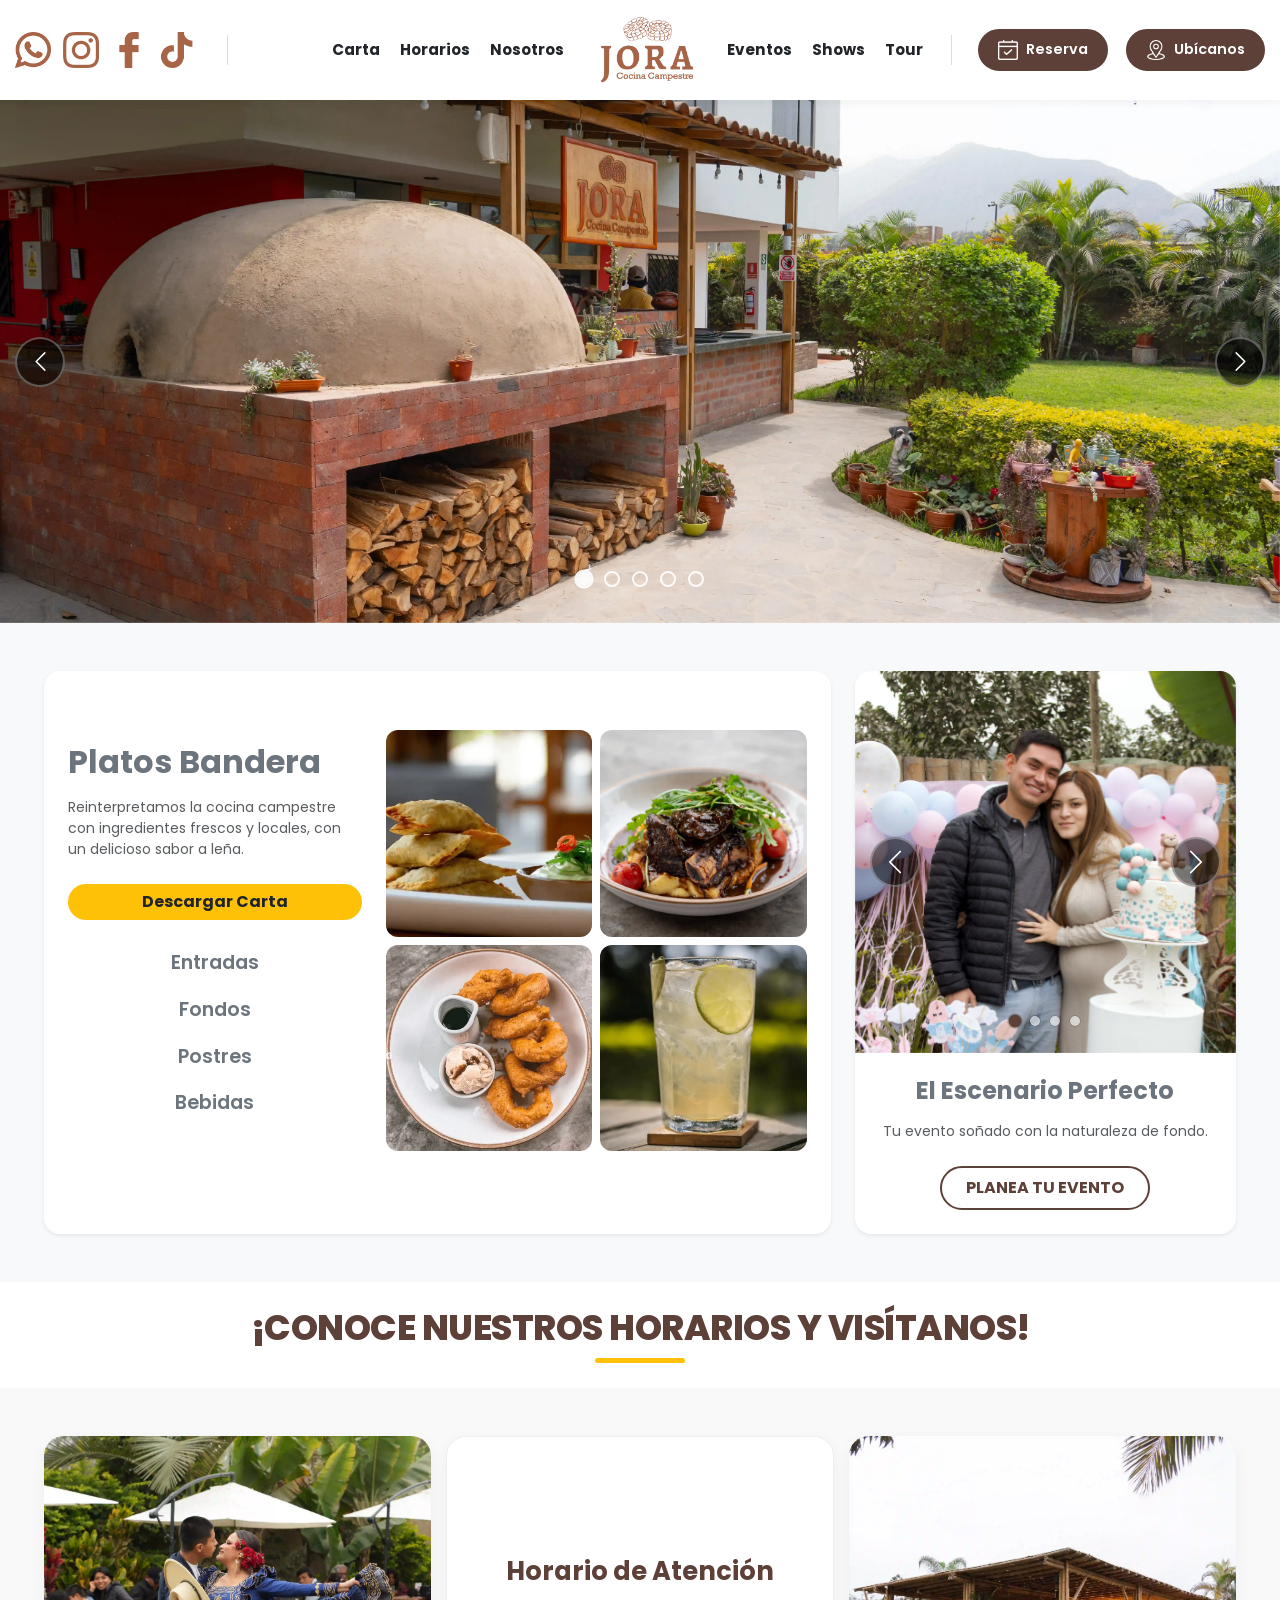
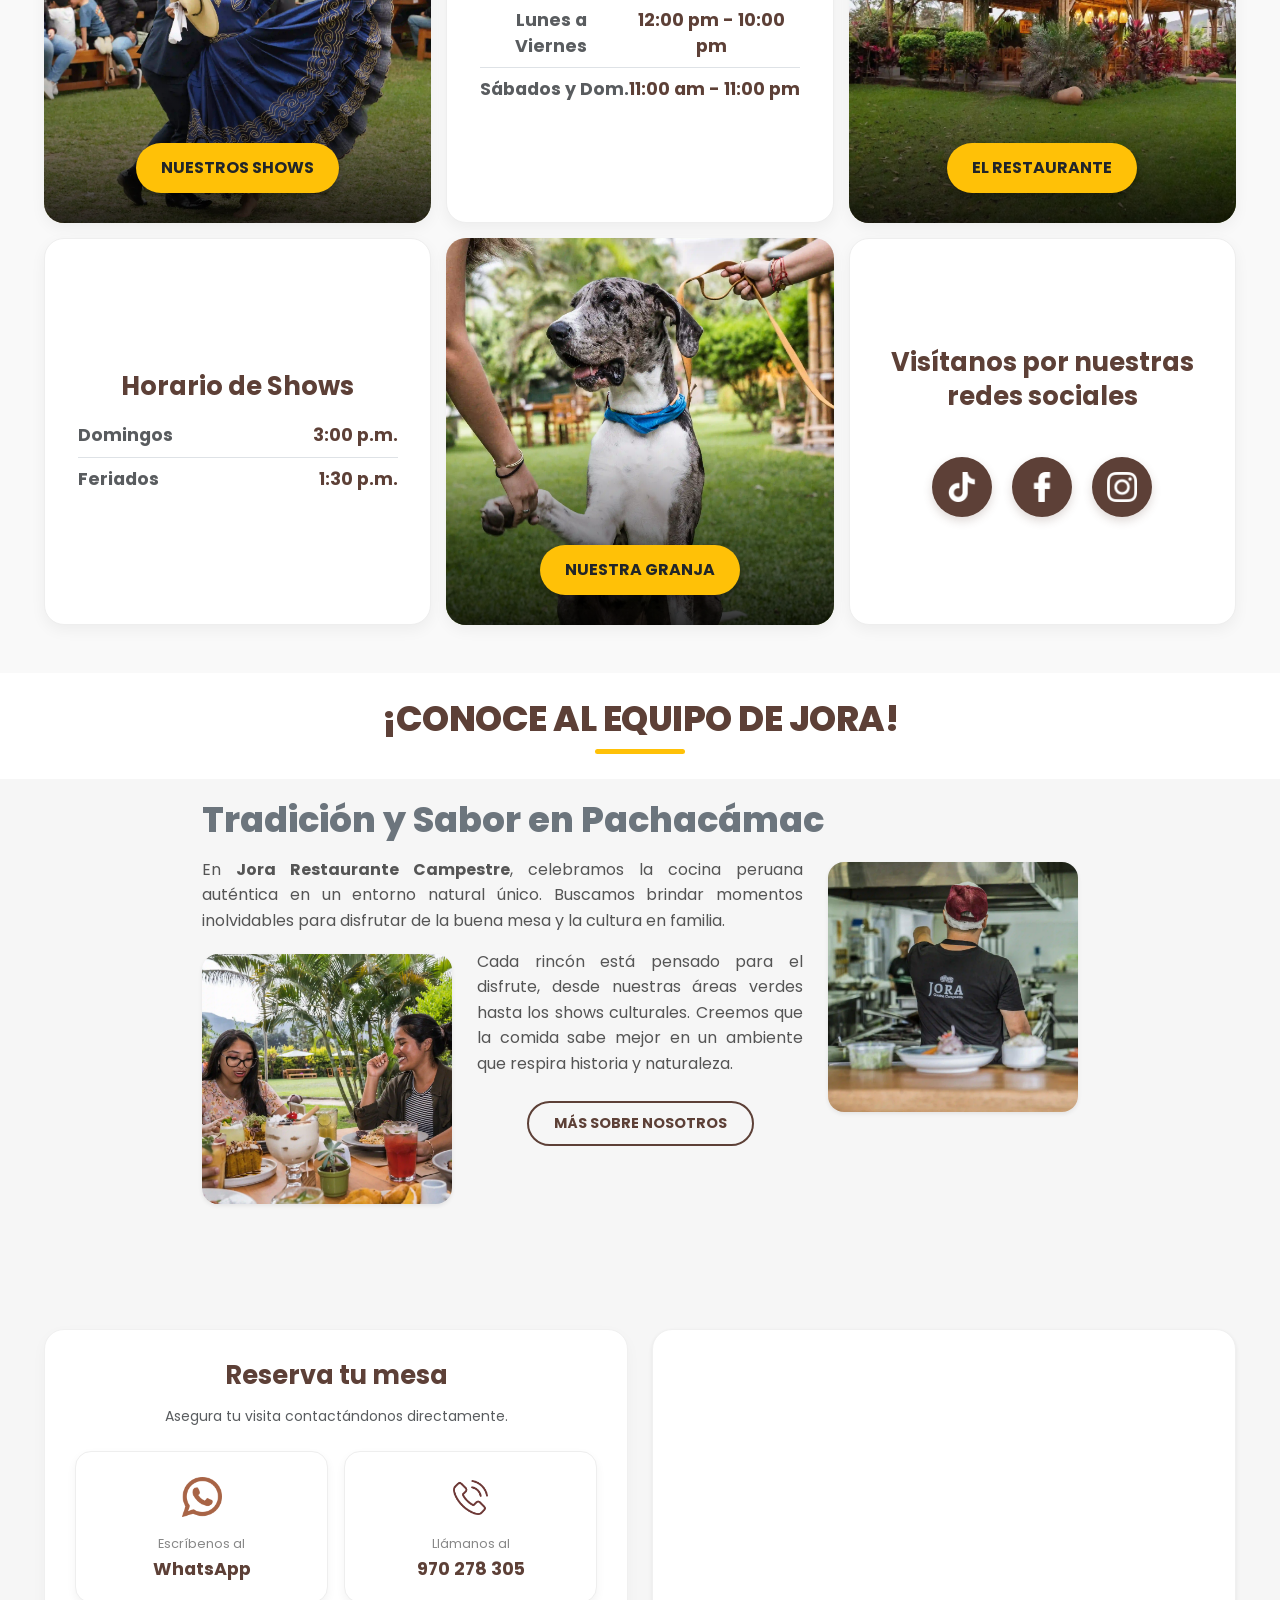
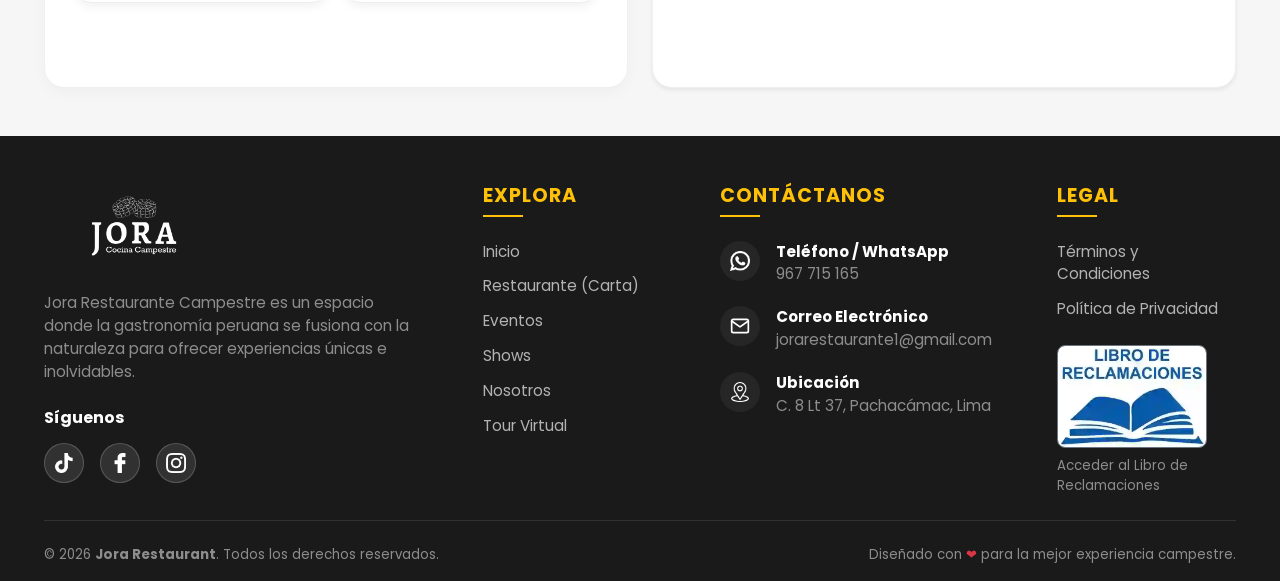
<file: index.html>
<!DOCTYPE html>
<html lang="es">
<head>
    <meta charset="UTF-8">
    <meta name="viewport" content="width=device-width, initial-scale=1.0">
    <title>Jora Restaurant | Cocina Campestre</title>
    
    <link href="https://cdn.jsdelivr.net/npm/bootstrap@5.3.3/dist/css/bootstrap.min.css" rel="stylesheet">
    
    <link href="https://fonts.googleapis.com/css2?family=Poppins:wght@400;600;700;800&display=swap" rel="stylesheet">
    
    <link rel="stylesheet" href="assets/css/styles.css">
    <link rel="icon" type="image/png" href="assets/icons/favicon.png">
</head>
<body>

    <header class="site-header fixed-top transition-all" id="mainNav">
    <div class="container-fluid h-100 px-3 px-xl-4 px-xxl-3">

        <div class="desktop-view">
            <div class="header-col-left">
                <div class="social-icons">
                    <a href="https://wa.me/51967715165" target="_blank">
                        <img src="assets/icons/whatsapp_icon.png" alt="WA">
                    </a>
                    <a href="https://www.instagram.com/jorarestaurante/?hl=es" target="_blank">
                        <img src="assets/icons/instagram_icon.png" alt="IG">
                    </a>
                    <a href="https://web.facebook.com/p/Jora-Restaurante-100068304454260/?locale=es_LA&_rdc=1&_rdr#" target="_blank">
                        <img src="assets/icons/facebook_icon.png" alt="FB">
                    </a>
                    <a href="https://www.tiktok.com/@jorarestaurante" target="_blank">
                        <img src="assets/icons/tiktok_icon.png" alt="TK">
                    </a>
                    <span class="nav-separator"></span>
                </div>
            </div>

            <div class="header-col-center">
                <nav class="nav-links-left">
                    <a href="index.html#carta">Carta</a>
                    <a href="index.html#visitanos">Horarios</a>
                    <a href="index.html#nosotros">Nosotros</a>
                </nav>

                <a class="logo mx-xl-4 mx-3" href="index.html">
                    <img src="assets/icons/JORALOGOMEJOR.webp" alt="Jora Logo" id="mainLogo"> 
                </a>

                <nav class="nav-links-right">
                    <a href="pages/eventos.html">Eventos</a>
                    <a href="pages/shows.html">Shows</a>
                    <a href="pages/tour_virtual.html">Tour</a>
                </nav>
            </div>

            <div class="header-col-right">
                <div class="header-ctas">
                    <span class="nav-separator me-xl-3 me-2"></span>
                    <a href="index.html#ubicacion" class="nav-cta nav-cta-reserva me-xl-2 me-1">
                        <img src="assets/icons/reserva_blanco.webp" alt="Reserva">
                        <span>Reserva</span>
                    </a>
                    <a href="index.html#ubicacion" class="nav-cta nav-cta-ubicanos">
                        <img src="assets/icons/ubicacion_blanco.png" alt="Ubicación">
                        <span>Ubícanos</span>
                    </a>
                </div>
            </div>
        </div>

        <div class="mobile-view">
            <a class="logo-mobile" href="index.html">
                <img src="assets/icons/JORALOGOMEJOR.webp" alt="Jora Logo">
            </a>
            <button class="menu-toggle" type="button" id="menuToggleBtn">
                <div class="hamburger-box">
                    <span class="menu-bar"></span>
                    <span class="menu-bar"></span>
                    <span class="menu-bar"></span>
                </div>
            </button>
        </div>
    </div>

    <div id="mobileMenu">
        <div class="mobile-menu-content">
            <div class="mobile-social-row">
                <a href="https://wa.me/51967715165" target="_blank">
                    <img src="assets/icons/whatsapp_icon.png" alt="WA">
                </a>
                <a href="https://www.instagram.com/jorarestaurante/?hl=es" target="_blank">
                    <img src="assets/icons/instagram_icon.png" alt="IG">
                </a>
                <a href="https://web.facebook.com/p/Jora-Restaurante-100068304454260/?locale=es_LA&_rdc=1&_rdr#" target="_blank">
                    <img src="assets/icons/facebook_icon.png" alt="FB">
                </a>
                <a href="https://www.tiktok.com/@jorarestaurante" target="_blank">
                    <img src="assets/icons/tiktok_icon.png" alt="TK">
                </a>
            </div>
            <ul class="list-unstyled text-center mobile-nav-list">
                <li><a href="index.html">Inicio</a></li>
                <li><a href="index.html#carta">Carta</a></li>
                <li><a href="index.html#visitanos">Horarios</a></li>
                <li><a href="pages/shows.html">Shows</a></li>
                <li><a href="index.html#nosotros">Nosotros</a></li>
                <li><a href="pages/eventos.html">Eventos</a></li>
                <li><a href="pages/tour_virtual.html">Tour</a></li>
            </ul>
            <div class="mobile-cta-container">
                <a href="index.html#ubicacion" class="mobile-cta-btn">Reserva</a>
            </div>
        </div>
    </div>
</header>

    <div id="heroCarousel" class="carousel slide" data-bs-ride="carousel" data-bs-interval="5000">
        <div class="carousel-indicators">
            <button type="button" data-bs-target="#heroCarousel" data-bs-slide-to="0" class="active"></button>
            <button type="button" data-bs-target="#heroCarousel" data-bs-slide-to="1"></button>
            <button type="button" data-bs-target="#heroCarousel" data-bs-slide-to="2"></button>
            <button type="button" data-bs-target="#heroCarousel" data-bs-slide-to="3"></button>
            <button type="button" data-bs-target="#heroCarousel" data-bs-slide-to="4"></button>
        </div>
        <div class="carousel-inner">
            <div class="carousel-item active"><img src="assets/img/foto1.webp" class="object-fit-cover" alt="1"></div>
            <div class="carousel-item"><img src="assets/img/foto2.webp" class="object-fit-cover" alt="2"></div>
            <div class="carousel-item"><img src="assets/img/foto3.webp" class="object-fit-cover" alt="3"></div>
            <div class="carousel-item"><img src="assets/img/foto4.webp" class="object-fit-cover" alt="4"></div>
            <div class="carousel-item"><img src="assets/img/foto5.webp" class="object-fit-cover" alt="5"></div>
        </div>
        <button class="carousel-control-prev" type="button" data-bs-target="#heroCarousel" data-bs-slide="prev"><span class="carousel-control-prev-icon"></span></button>
        <button class="carousel-control-next" type="button" data-bs-target="#heroCarousel" data-bs-slide="next"><span class="carousel-control-next-icon"></span></button>
    </div>

    <section id="carta" class="featured-section py-5 bg-light">
        <div class="container container-wide">
            <div class="row g-4 align-items-stretch">
                
                <div class="col-lg-8">
                    <div class="card h-100 border-0 shadow-sm rounded-4 overflow-hidden p-4">
                        <div class="row h-100 align-items-center g-4">
                            
                            <div class="col-md-5 d-flex flex-column justify-content-center">
                                <h2 class="section-title text-secondary mb-3">Platos Bandera</h2>
                                <p class="text-muted mb-4 small">
                                    Reinterpretamos la cocina campestre con ingredientes frescos y locales, con un delicioso sabor a leña.
                                </p>
                                
                                <ul class="menu-hover-list list-unstyled d-flex flex-column gap-2 w-100">
                                    <li class="mb-3">
                                        <a href="assets/Documents/CARTA DICIEMBRE.pdf" download="CARTA_DICIEMBRE.pdf" class="btn btn-download w-100 rounded-pill">
                                            Descargar Carta
                                        </a>
                                    </li>
                                    <li><a href="pages/platos.html#entradas" class="hover-link" data-target="1">Entradas</a></li>
                                    <li><a href="pages/platos.html#fondos" class="hover-link" data-target="2">Fondos</a></li>
                                    <li><a href="pages/platos.html#postres" class="hover-link" data-target="3">Postres</a></li>
                                    <li><a href="pages/bebidas.html" class="hover-link" data-target="4">Bebidas</a></li>
                                </ul>
                            </div>

                            <div class="col-md-7">
                                <div class="plate-grid" id="plateGrid">
                                    <figure class="grid-item item-1">
                                        <img src="assets/img/entrada.webp" alt="Entradas">
                                    </figure>
                                    <figure class="grid-item item-2">
                                        <img src="assets/img/fondo.webp" alt="Fondos">
                                    </figure>
                                    <figure class="grid-item item-3">
                                        <img src="assets/img/postre.webp" alt="Postres">
                                    </figure>
                                    <figure class="grid-item item-4">
                                        <img src="assets/img/bebida.webp" alt="Bebidas">
                                    </figure>
                                </div>
                            </div>
                        </div>
                    </div>
                </div>

                <div class="col-lg-4">
                    <div class="card h-100 border-0 shadow-sm rounded-4 overflow-hidden">
                        <div id="eventsMiniCarousel" class="carousel slide" data-bs-ride="carousel">
                            
                            <div class="carousel-indicators">
                                <button type="button" data-bs-target="#eventsMiniCarousel" data-bs-slide-to="0" class="active" aria-current="true" aria-label="Slide 1"></button>
                                <button type="button" data-bs-target="#eventsMiniCarousel" data-bs-slide-to="1" aria-label="Slide 2"></button>
                                <button type="button" data-bs-target="#eventsMiniCarousel" data-bs-slide-to="2" aria-label="Slide 3"></button>
                                <button type="button" data-bs-target="#eventsMiniCarousel" data-bs-slide-to="3" aria-label="Slide 4"></button>
                            </div>

                            <div class="carousel-inner">
                                <div class="carousel-item active">
                                    <img src="assets/img/Tu evento perfecto 1.webp" class="d-block w-100" alt="Boda">
                                </div>
                                <div class="carousel-item">
                                    <img src="assets/img/Tu evento perfecto 2.webp" class="d-block w-100" alt="Cumpleaños">
                                </div>
                                <div class="carousel-item">
                                    <img src="assets/img/Tu evento perfecto 3.webp" class="d-block w-100" alt="Corporativo">
                                </div>
                                <div class="carousel-item">
                                    <img src="assets/img/Tu evento perfecto 4.webp" class="d-block w-100" alt="Social">
                                </div>
                            </div>
                            
                            <button class="carousel-control-prev" type="button" data-bs-target="#eventsMiniCarousel" data-bs-slide="prev">
                                <span class="carousel-control-prev-icon small-control" aria-hidden="true"></span>
                            </button>
                            <button class="carousel-control-next" type="button" data-bs-target="#eventsMiniCarousel" data-bs-slide="next">
                                <span class="carousel-control-next-icon small-control" aria-hidden="true"></span>
                            </button>
                        </div>
                        <div class="card-body text-center p-4 d-flex flex-column justify-content-center">
                            <h3 class="h4 text-secondary fw-bold mb-3">El Escenario Perfecto</h3>
                            <p class="text-muted small mb-4">Tu evento soñado con la naturaleza de fondo.</p>
                            <a href="pages/eventos.html" class="btn btn-jora-outline rounded-pill text-uppercase fw-bold px-4 py-2 mx-auto">Planea tu evento</a>
                        </div>
                    </div>
                </div>

            </div>
        </div>
    </section>

    <section class="visit-banner text-center">
        <div class="container">
            <h2 class="visit-title">
                ¡Conoce nuestros horarios y visítanos!
            </h2>
            <div class="visit-divider"></div>
        </div>
    </section>

    <section id="visitanos" class="info-grid-section py-5">
        <div class="container container-wide">
            <div class="bento-grid">
                
                <div class="grid-cell visual-cell item-show-img">
                    <img src="assets/img/shows.webp" alt="Shows en vivo Jora" loading="lazy">
                    <div class="visual-overlay">
                        <a href="pages/shows.html" class="btn btn-visual">NUESTROS SHOWS</a>
                    </div>
                </div>

                <div class="grid-cell text-cell item-horario-general">
                    <h3 class="cell-title">Horario de Atención</h3>
                    <div class="schedule-block">
                        <div class="d-flex justify-content-between mb-2 border-bottom pb-2">
                            <span class="fw-bold text-muted">Lunes a Viernes</span>
                            <span class="fw-bold text-brown">12:00 pm - 10:00 pm</span>
                        </div>
                        <div class="d-flex justify-content-between">
                            <span class="fw-bold text-muted">Sábados y Dom.</span>
                            <span class="fw-bold text-brown">11:00 am - 11:00 pm</span>
                        </div>
                    </div>
                </div>

                <div class="grid-cell visual-cell item-tour-img">
                    <img src="assets/img/tour.webp" alt="Tour Virtual Jora" loading="lazy">
                    <div class="visual-overlay">
                        <a href="pages/tour_virtual.html" class="btn btn-visual">EL RESTAURANTE</a>
                    </div>
                </div>

                <div class="grid-cell text-cell item-horario-shows">
                    <h3 class="cell-title">Horario de Shows</h3>
                    <div class="schedule-block">
                        <div class="d-flex justify-content-between mb-2 border-bottom pb-2">
                            <span class="fw-bold text-muted">Domingos</span>
                            <span class="fw-bold text-brown">3:00 p.m.</span>
                        </div>
                        <div class="d-flex justify-content-between">
                            <span class="fw-bold text-muted">Feriados</span>
                            <span class="fw-bold text-brown">1:30 p.m.</span>
                        </div>
                    </div>
                </div>

                <div class="grid-cell visual-cell item-granja-img">
                    <img src="assets/img/petfriendly.webp" alt="Zona Pet Friendly" loading="lazy">
                    <div class="visual-overlay">
                        <a href="pages/granja.html" class="btn btn-visual">NUESTRA GRANJA</a>
                    </div>
                </div>

                <div class="grid-cell text-cell item-social">
                    <h3 class="cell-title mb-4">Visítanos por nuestras redes sociales</h3>
                    <div class="social-grid-icons">
                        <a href="#" target="_blank" class="social-btn sb-tiktok">
                            <img src="assets/icons/tiktok_icon.png" alt="TK">
                        </a>
                        <a href="#" target="_blank" class="social-btn sb-facebook">
                            <img src="assets/icons/facebook_icon.png" alt="FB">
                        </a>
                        <a href="#" target="_blank" class="social-btn sb-instagram">
                            <img src="assets/icons/instagram_icon.png" alt="IG">
                        </a>
                    </div>
                </div>

            </div>
        </div>
    </section>

    <section  id="nosotros" class="visit-banner text-center">
        <div class="container">
            <h2 class="visit-title">
                ¡Conoce al equipo de Jora!
            </h2>
            <div class="visit-divider"></div>
        </div>
    </section>

    <section class="vlog-section">
        <div class="container vlog-container">
            
            <div class="vlog-header text-start mb-3">
                <h2 class="vlog-title">Tradición y Sabor en Pachacámac</h2>
            </div>

            <div class="vlog-content clearfix">
                
                <img src="assets/img/nosotrosjora1.webp" alt="Equipo Jora" class="vlog-img img-right shadow-sm rounded-4">
                
                <p>
                    En <strong>Jora Restaurante Campestre</strong>, celebramos la cocina peruana auténtica en un entorno natural único. 
                    Buscamos brindar momentos inolvidables para disfrutar de la buena mesa y la cultura en familia.
                </p>

                <img src="assets/img/nosotrosjora2.webp" alt="Tradición Jora" class="vlog-img img-left shadow-sm rounded-4">

                <p>
                    Cada rincón está pensado para el disfrute, desde nuestras áreas verdes hasta los shows culturales. 
                    Creemos que la comida sabe mejor en un ambiente que respira historia y naturaleza.
                </p>
                
                <div class="text-center mt-4">
                    <a href="pages/nosotros.html" class="btn btn-vlog">
                        MÁS SOBRE NOSOTROS
                    </a>
                </div>

            </div>
        </div>
    </section>

    <section id="ubicacion" class="location-section pb-5">
        <div class="container container-wide">
            <div class="row g-4">
                
                <div class="col-lg-6">
                    <div class="location-card h-100 text-center">
                        <h3 class="location-title mb-3">Reserva tu mesa</h3>
                        <p class="text-muted mb-4 small">
                            Asegura tu visita contactándonos directamente.
                        </p>
                        
                        <div class="row g-3 justify-content-center">
                            
                            <div class="col-6">
                                <a href="https://wa.me/51967715165" target="_blank" class="contact-card-vertical">
                                    <div class="icon-box-vertical icon-whatsapp">
                                        <img src="assets/icons/whatsapp_icon.png" alt="WhatsApp">
                                    </div>
                                    <div class="text-box-vertical">
                                        <span class="action-text">Escríbenos al</span>
                                        <span class="main-text">WhatsApp</span>
                                    </div>
                                </a>
                            </div>

                            <div class="col-6">
                                <a href="tel:+51970278305" class="contact-card-vertical">
                                    <div class="icon-box-vertical icon-call">
                                        <img src="assets/img/llamanos.png" alt="Llamar">
                                    </div>
                                    <div class="text-box-vertical">
                                        <span class="action-text">Llámanos al</span>
                                        <span class="main-text">970 278 305</span>
                                    </div>
                                </a>
                            </div>

                        </div>
                    </div>
                </div>

                <div class="col-lg-6">
                    <div class="location-card h-100 p-0 overflow-hidden shadow-sm">
                        <iframe 
                            src="https://www.google.com/maps?q=Jora+Restaurante,+C.+8+Lt+37,+Pachacamac+15823&output=embed"
                            width="100%" 
                            height="100%" 
                            style="border:0; min-height: 350px;" 
                            allowfullscreen="" 
                            loading="lazy" 
                            referrerpolicy="no-referrer-when-downgrade">
                        </iframe>
                    </div>
                </div>

            </div>
        </div>
    </section>

    <a href="https://wa.me/51967715165" class="whatsapp-float">
        <img src="assets/icons/whatsapp_icon.png" alt="WA">
    </a>

    <footer class="site-footer bg-dark pt-5 pb-3">
        <div class="container container-wide">
            <div class="row g-4 justify-content-between">
                
                <div class="col-12 col-md-6 col-lg-4 mb-4 mb-md-0 text-center text-md-start">
                    <a href="index.html" class="d-block mb-4 footer-logo mx-auto mx-md-0">
                        <img src="assets/img/jora_blanco.png" alt="Jora Restaurant Logo" width="180">
                    </a>
                    <p class="text-white-50 mb-4">
                        Jora Restaurante Campestre es un espacio donde la gastronomía peruana se fusiona con la naturaleza para ofrecer experiencias únicas e inolvidables.
                    </p>
                    
                    <h5 class="text-white mb-3 footer-title-sm">Síguenos</h5>
                    <div class="footer-social-links d-flex gap-3 justify-content-center justify-content-md-start">
                        <a href="https://www.tiktok.com/@jorarestaurante" target="_blank" class="footer-social-btn tiktok">
                            <img src="assets/icons/tiktok_icon.png" alt="TikTok">
                        </a>
                        <a href="https://web.facebook.com/p/Jora-Restaurante-100068304454260/?locale=es_LA&_rdc=1&_rdr#" target="_blank" class="footer-social-btn facebook">
                            <img src="assets/icons/facebook_icon.png" alt="Facebook">
                        </a>
                        <a href="https://www.instagram.com/jorarestaurante/?hl=es" target="_blank" class="footer-social-btn instagram">
                            <img src="assets/icons/instagram_icon.png" alt="Instagram">
                        </a>
                    </div>
                </div>

                <div class="col-12 col-md-6 col-lg-2 mb-4 mb-lg-0 text-center text-md-start">
                    <h4 class="footer-title mb-4">Explora</h4>
                    <ul class="list-unstyled footer-links">
                        <li><a href="index.html">Inicio</a></li>
                        <li><a href="index.html#carta">Restaurante (Carta)</a></li>
                        <li><a href="pages/eventos.html">Eventos</a></li>
                        <li><a href="pages/shows.html">Shows</a></li>
                        <li><a href="index.html#nosotros">Nosotros</a></li>
                        <li><a href="pages/tour_virtual.html">Tour Virtual</a></li>
                    </ul>
                </div>

                <div class="col-12 col-md-6 col-lg-3 mb-4 mb-lg-0 text-center text-md-start">
                    <h4 class="footer-title mb-4">Contáctanos</h4>
                    <ul class="list-unstyled footer-contact-list">
                        <li>
                            <a href="https://wa.me/51967715165" target="_blank" class="d-flex align-items-start gap-3 justify-content-center justify-content-md-start">
                                <div class="contact-icon">
                                    <img src="assets/icons/whatsapp_icon.png" alt="Teléfono">
                                </div>
                                <div class="text-start">
                                    <span class="d-block text-white fw-bold">Teléfono / WhatsApp</span>
                                    <span class="text-white-50">967 715 165</span>
                                </div>
                            </a>
                        </li>
                        <li>
                            <a href="mailto:jorarestaurante1@gmail.com" class="d-flex align-items-start gap-3 justify-content-center justify-content-md-start">
                                <div class="contact-icon">
                                    <svg xmlns="http://www.w3.org/2000/svg" width="24" height="24" viewBox="0 0 24 24" fill="none" stroke="#ffffff" stroke-width="2" stroke-linecap="round" stroke-linejoin="round"><path d="M4 4h16c1.1 0 2 .9 2 2v12c0 1.1-.9 2-2 2H4c-1.1 0-2-.9-2-2V6c0-1.1.9-2 2-2z"></path><polyline points="22,6 12,13 2,6"></polyline></svg>
                                </div>
                                <div class="text-start">
                                    <span class="d-block text-white fw-bold">Correo Electrónico</span>
                                    <span class="text-white-50" style="word-break: break-all;">jorarestaurante1@gmail.com</span>
                                </div>
                            </a>
                        </li>
                        <li>
                            <a href="https://www.google.com/maps/search/?api=1&query=Jora+Restaurante+Pachacamac" target="_blank" class="d-flex align-items-start gap-3 justify-content-center justify-content-md-start">
                                <div class="contact-icon">
                                    <img src="assets/icons/ubicacion_blanco.png" alt="Ubicación">
                                </div>
                                <div class="text-start">
                                    <span class="d-block text-white fw-bold">Ubicación</span>
                                    <span class="text-white-50">C. 8 Lt 37, Pachacámac, Lima</span>
                                </div>
                            </a>
                        </li>
                    </ul>
                </div>

                <div class="col-12 col-md-6 col-lg-2 text-center text-md-start">
                    <h4 class="footer-title mb-4">Legal</h4>
                    <ul class="list-unstyled footer-links mb-4">
                        <li><a href="#">Términos y Condiciones</a></li>
                        <li><a href="#">Política de Privacidad</a></li>
                    </ul>

                    <div class="libro-reclamaciones-block">
                        <a href="pages/reclamaciones.html" class="d-block mx-auto mx-md-0" style="max-width: 150px;">
                            <img src="assets/img/librodereclamaciones.webp" alt="Libro de Reclamaciones" class="img-fluid rounded-3 border border-secondary">
                        </a>
                        <a href="pages/reclamaciones.html" class="text-white-50 small mt-2 d-block text-decoration-none hover-white">
                            Acceder al Libro de Reclamaciones
                        </a>
                    </div>
                </div>

            </div>

            <hr class="border-secondary my-4 opacity-25">
            
            <div class="row align-items-center">
                <div class="col-md-6 text-center text-md-start">
                    <p class="text-white-50 small mb-0">
                        &copy; <span id="year">2026</span> <strong>Jora Restaurant</strong>. Todos los derechos reservados.
                    </p>
                </div>
                <div class="col-md-6 text-center text-md-end d-none d-md-block">
                    <p class="text-white-50 small mb-0">
                        Diseñado con <span class="text-danger">❤</span> para la mejor experiencia campestre.
                    </p>
                </div>
            </div>
        </div>
    </footer>

    <script>
        document.getElementById('year').textContent = new Date().getFullYear();
    </script>

    <script src="https://cdn.jsdelivr.net/npm/bootstrap@5.3.3/dist/js/bootstrap.bundle.min.js"></script>
    <script src="assets/js/main.js"></script>
</body>
</html>
</file>
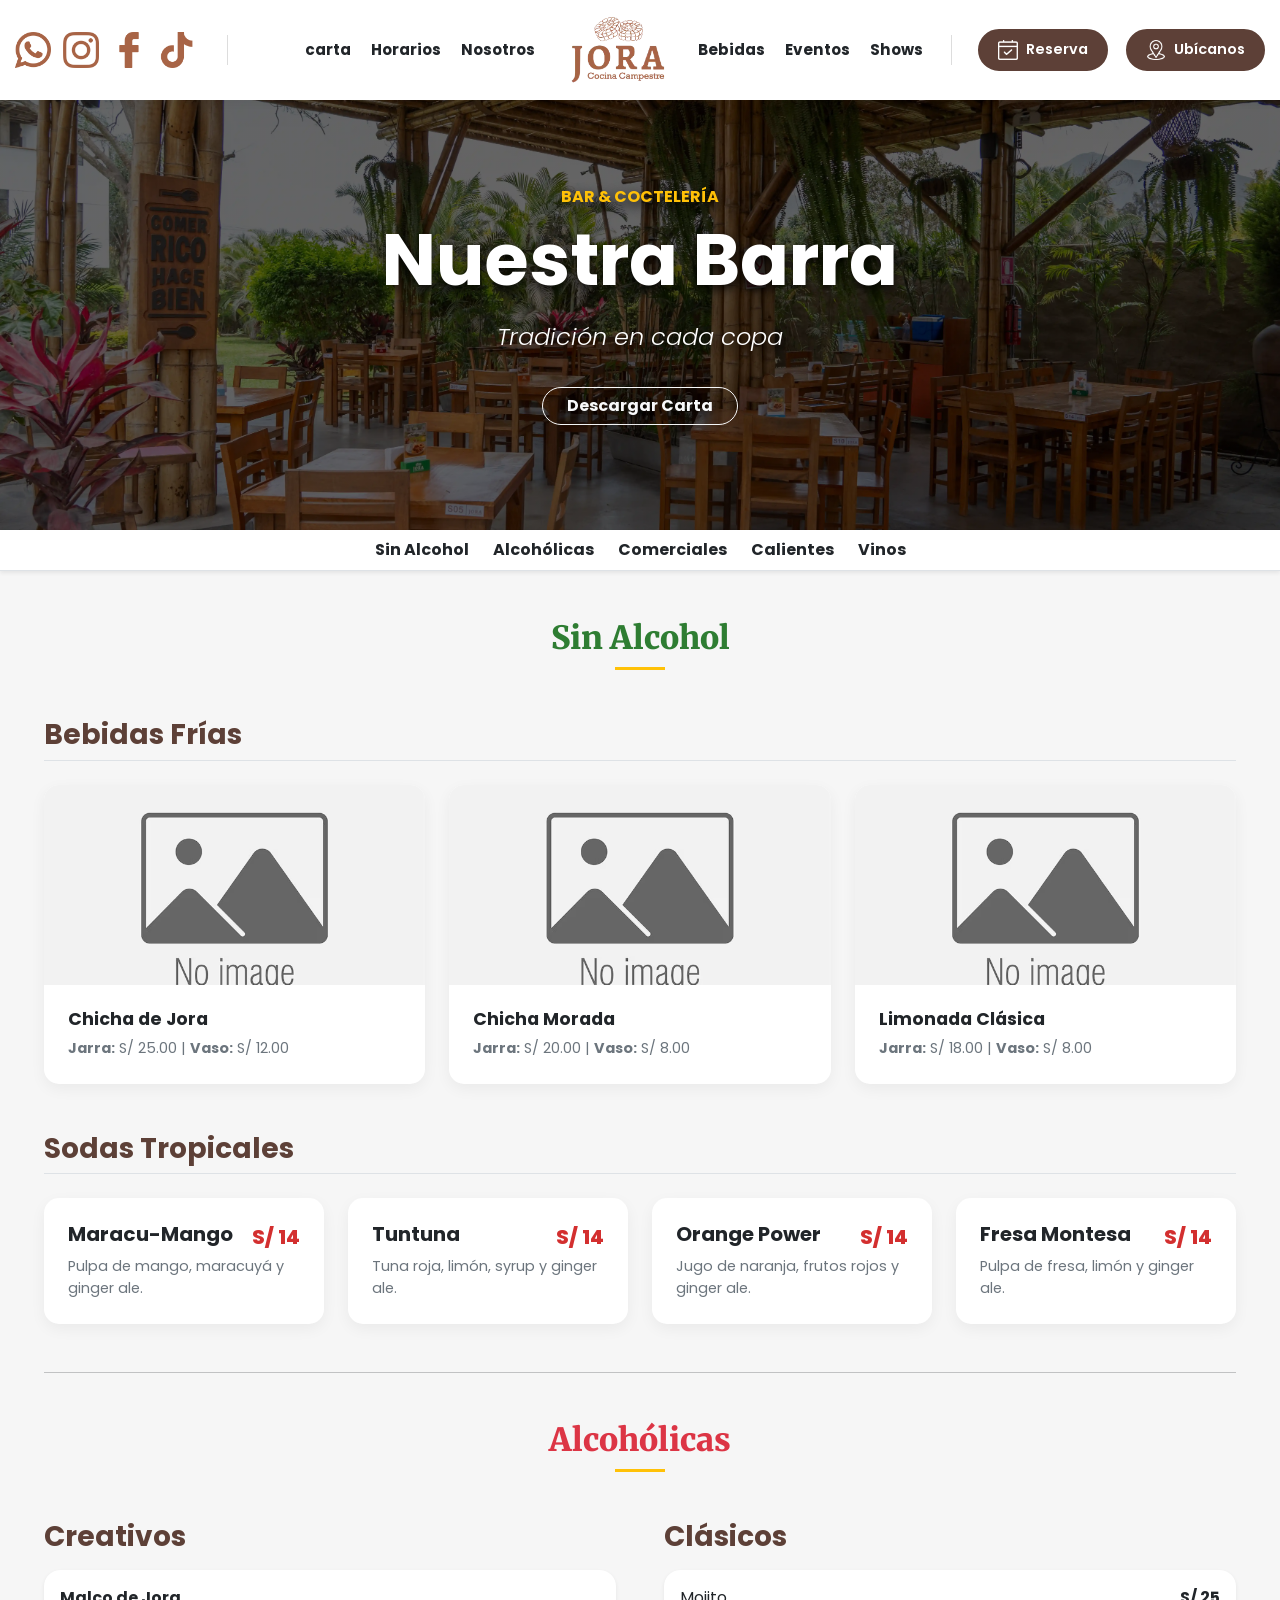
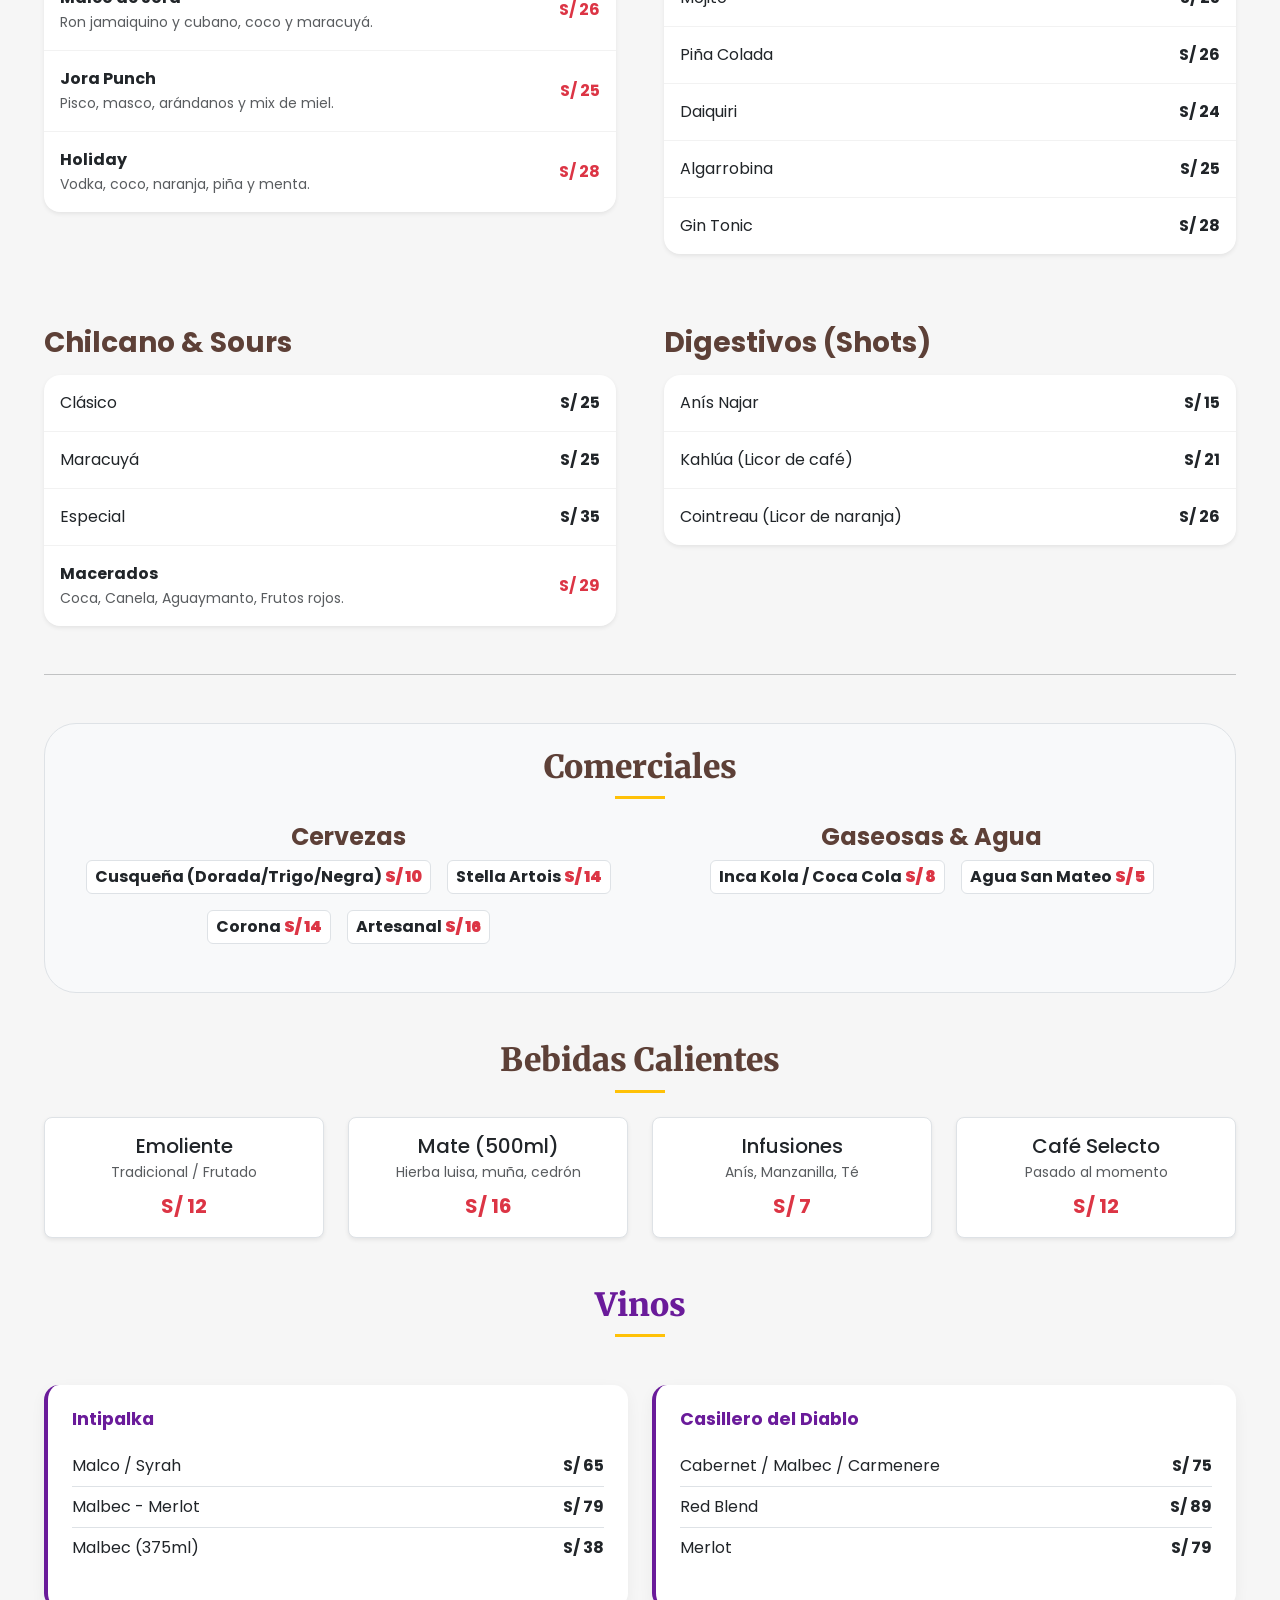
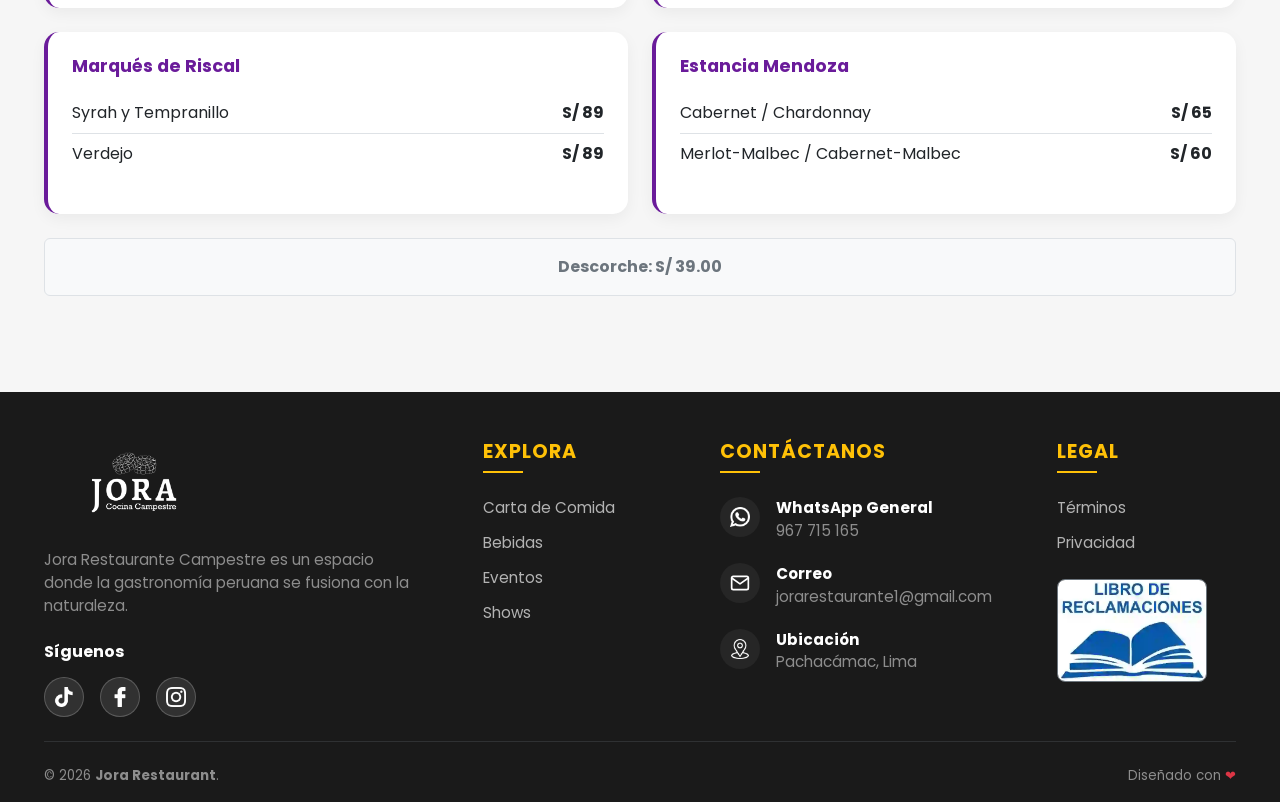
<file: pages/bebidas.html>
<!DOCTYPE html>
<html lang="es">
<head>
    <meta charset="UTF-8">
    <meta name="viewport" content="width=device-width, initial-scale=1.0">
    <meta name="description" content="Carta de Bebidas Jora Restaurant: Cócteles, Piscos, Vinos y Refrescos.">
    
    <title>Nuestras Bebidas - Jora Restaurant</title>

    <link href="https://cdn.jsdelivr.net/npm/bootstrap@5.3.3/dist/css/bootstrap.min.css" rel="stylesheet">
    <link rel="stylesheet" href="https://cdn.jsdelivr.net/npm/bootstrap-icons@1.11.3/font/bootstrap-icons.min.css">

    <link rel="preconnect" href="https://fonts.gstatic.com" crossorigin>
    <link href="https://fonts.googleapis.com/css2?family=Merriweather:wght@300;400;700;900&family=Poppins:wght@300;400;500;600;700;800&family=Pacifico&display=swap" rel="stylesheet">

    <link rel="icon" type="image/png" href="../assets/icons/favicon.png">

    <link rel="stylesheet" href="../assets/css/styles.css">
    <link rel="stylesheet" href="../assets/css/carta.css">
    <link rel="stylesheet" href="../assets/css/bebidas.css">
</head>
<body>

    <header class="site-header fixed-top transition-all" id="mainNav">
        <div class="container-fluid h-100 px-3 px-xl-4 px-xxl-3">
            <div class="desktop-view">
                <div class="header-col-left">
                    <div class="social-icons">
                        <a href="https://wa.me/51967715165" target="_blank"><img src="../assets/icons/whatsapp_icon.png" alt="WA"></a>
                        <a href="https://www.instagram.com/jorarestaurante/?hl=es" target="_blank"><img src="../assets/icons/instagram_icon.png" alt="IG"></a>
                        <a href="https://web.facebook.com/p/Jora-Restaurante-100068304454260" target="_blank"><img src="../assets/icons/facebook_icon.png" alt="FB"></a>
                        <a href="https://www.tiktok.com/@jorarestaurante" target="_blank"><img src="../assets/icons/tiktok_icon.png" alt="TK"></a>
                        <span class="nav-separator"></span>
                    </div>
                </div>
                <div class="header-col-center">
                    <nav class="nav-links-left">
                        <a href="../index.html#carta">carta</a>
                        <a href="../index.html#visitanos">Horarios</a>
                        <a href="../index.html#nosotros">Nosotros</a>
                    </nav>
                    <a class="logo mx-xl-4 mx-3" href="../index.html">
                        <img src="../assets/icons/JORALOGOMEJOR.webp" alt="Jora Logo" id="mainLogo"> 
                    </a>
                    <nav class="nav-links-right">
                        <a href="bebidas.html" class="active">Bebidas</a>
                        <a href="eventos.html">Eventos</a>
                        <a href="shows.html">Shows</a>
                    </nav>
                </div>
                <div class="header-col-right">
                    <div class="header-ctas">
                        <span class="nav-separator me-xl-3 me-2"></span>
                        <a href="../index.html#ubicacion" class="nav-cta nav-cta-reserva me-xl-2 me-1">
                            <img src="../assets/icons/reserva_blanco.webp" alt="Reserva"><span>Reserva</span>
                        </a>
                        <a href="../index.html#ubicacion" class="nav-cta nav-cta-ubicanos">
                            <img src="../assets/icons/ubicacion_blanco.png" alt="Ubicación"><span>Ubícanos</span>
                        </a>
                    </div>
                </div>
            </div>
            <div class="mobile-view">
                <a class="logo-mobile" href="../index.html"><img src="../assets/icons/JORALOGOMEJOR.webp" alt="Jora Logo"></a>
                <button class="menu-toggle" type="button" id="menuToggleBtn">
                    <div class="hamburger-box"><span class="menu-bar"></span><span class="menu-bar"></span><span class="menu-bar"></span></div>
                </button>
            </div>
        </div>
        <div id="mobileMenu">
            <div class="mobile-menu-content">
                <ul class="list-unstyled text-center mobile-nav-list">
                    <li><a href="../index.html">Inicio</a></li>
                    <li><a href="carta.html">Carta de Comida</a></li>
                    <li><a href="bebidas.html">Bebidas</a></li>
                    <li><a href="eventos.html">Eventos</a></li>
                    <li><a href="shows.html">Shows</a></li>
                </ul>
            </div>
        </div>
    </header>

    <section class="bebidas-hero position-relative d-flex align-items-center justify-content-center text-center text-white" 
             style="background: linear-gradient(rgba(0,0,0,0.6), rgba(0,0,0,0.6)), url('../assets/img/foto3.webp') no-repeat center center/cover; height: 50vh; margin-top: 80px;">
        <div class="container">
            <span class="text-warning fw-bold text-uppercase tracking-wide mb-2 d-block">Bar & Coctelería</span>
            <h1 class="display-2 fw-bold font-serif mb-3">Nuestra Barra</h1>
            <p class="lead fs-4 fst-italic">Tradición en cada copa</p>
            <a href="../assets/Documents/CARTA BEBIDAS.jpeg" download="CARTA BEBIDAS.jpeg" class="btn btn-outline-light rounded-pill mt-3 px-4 fw-bold">Descargar Carta</a>
        </div>
    </section>

    <nav id="subMenuBebidas" class="sticky-top bg-white border-bottom shadow-sm py-2 d-none d-lg-block" style="z-index: 900; transition: top 0.3s ease;">
        <div class="container d-flex justify-content-center gap-4">
            <a href="#sin-alcohol" class="text-decoration-none text-dark fw-bold hover-warning">Sin Alcohol</a>
            <a href="#alcoholicas" class="text-decoration-none text-dark fw-bold hover-warning">Alcohólicas</a>
            <a href="#comerciales" class="text-decoration-none text-dark fw-bold hover-warning">Comerciales</a>
            <a href="#calientes" class="text-decoration-none text-dark fw-bold hover-warning">Calientes</a>
            <a href="#vinos" class="text-decoration-none text-dark fw-bold hover-warning">Vinos</a>
        </div>
    </nav>

    <div class="container container-wide py-5">

        <section id="sin-alcohol" class="mb-5 scroll-offset">
            <h2 class="menu-category-title text-center mb-5 text-success">Sin Alcohol</h2>
            
            <h3 class="fw-bold text-brown mb-4 border-bottom pb-2">Bebidas Frías</h3>
            <div class="row g-4 mb-5">
                <div class="col-md-6 col-lg-4">
                    <div class="dish-card">
                        <div class="dish-img-container"><img src="../assets/img/noimage.avif" alt="Chicha de Jora"></div>
                        <div class="dish-content">
                            <h3 class="dish-title">Chicha de Jora</h3>
                            <p class="dish-desc mt-2"><strong>Jarra:</strong> S/ 25.00 | <strong>Vaso:</strong> S/ 12.00</p>
                        </div>
                    </div>
                </div>
                <div class="col-md-6 col-lg-4">
                    <div class="dish-card">
                        <div class="dish-img-container"><img src="../assets/img/noimage.avif" alt="Chicha Morada"></div>
                        <div class="dish-content">
                            <h3 class="dish-title">Chicha Morada</h3>
                            <p class="dish-desc mt-2"><strong>Jarra:</strong> S/ 20.00 | <strong>Vaso:</strong> S/ 8.00</p>
                        </div>
                    </div>
                </div>
                <div class="col-md-6 col-lg-4">
                    <div class="dish-card">
                        <div class="dish-img-container"><img src="../assets/img/noimage.avif" alt="Limonada Clásica"></div>
                        <div class="dish-content">
                            <h3 class="dish-title">Limonada Clásica</h3>
                            <p class="dish-desc mt-2"><strong>Jarra:</strong> S/ 18.00 | <strong>Vaso:</strong> S/ 8.00</p>
                        </div>
                    </div>
                </div>
            </div>

            <h3 class="fw-bold text-brown mb-4 border-bottom pb-2">Sodas Tropicales</h3>
            <div class="row g-4">
                <div class="col-md-6 col-lg-3">
                    <div class="dish-card">
                        <div class="dish-content">
                            <div class="d-flex justify-content-between mb-1"><h3 class="dish-title fs-5">Maracu-Mango</h3><span class="dish-price fs-5">S/ 14</span></div>
                            <p class="dish-desc small">Pulpa de mango, maracuyá y ginger ale.</p>
                        </div>
                    </div>
                </div>
                <div class="col-md-6 col-lg-3">
                    <div class="dish-card">
                        <div class="dish-content">
                            <div class="d-flex justify-content-between mb-1"><h3 class="dish-title fs-5">Tuntuna</h3><span class="dish-price fs-5">S/ 14</span></div>
                            <p class="dish-desc small">Tuna roja, limón, syrup y ginger ale.</p>
                        </div>
                    </div>
                </div>
                <div class="col-md-6 col-lg-3">
                    <div class="dish-card">
                        <div class="dish-content">
                            <div class="d-flex justify-content-between mb-1"><h3 class="dish-title fs-5">Orange Power</h3><span class="dish-price fs-5">S/ 14</span></div>
                            <p class="dish-desc small">Jugo de naranja, frutos rojos y ginger ale.</p>
                        </div>
                    </div>
                </div>
                <div class="col-md-6 col-lg-3">
                    <div class="dish-card">
                        <div class="dish-content">
                            <div class="d-flex justify-content-between mb-1"><h3 class="dish-title fs-5">Fresa Montesa</h3><span class="dish-price fs-5">S/ 14</span></div>
                            <p class="dish-desc small">Pulpa de fresa, limón y ginger ale.</p>
                        </div>
                    </div>
                </div>
            </div>
        </section>

        <hr class="my-5 opacity-25">

        <section id="alcoholicas" class="mb-5 scroll-offset">
            <h2 class="menu-category-title text-center mb-5 text-danger">Alcohólicas</h2>
            
            <div class="row g-5">
                <div class="col-lg-6">
                    <h3 class="fw-bold text-brown mb-3">Creativos</h3>
                    <ul class="list-group list-group-flush rounded-4 overflow-hidden shadow-sm">
                        <li class="list-group-item d-flex justify-content-between align-items-center p-3">
                            <div><strong class="d-block">Malco de Jora</strong><small class="text-muted">Ron jamaiquino y cubano, coco y maracuyá.</small></div>
                            <span class="fw-bold text-danger">S/ 26</span>
                        </li>
                        <li class="list-group-item d-flex justify-content-between align-items-center p-3">
                            <div><strong class="d-block">Jora Punch</strong><small class="text-muted">Pisco, masco, arándanos y mix de miel.</small></div>
                            <span class="fw-bold text-danger">S/ 25</span>
                        </li>
                        <li class="list-group-item d-flex justify-content-between align-items-center p-3">
                            <div><strong class="d-block">Holiday</strong><small class="text-muted">Vodka, coco, naranja, piña y menta.</small></div>
                            <span class="fw-bold text-danger">S/ 28</span>
                        </li>
                    </ul>
                </div>

                <div class="col-lg-6">
                    <h3 class="fw-bold text-brown mb-3">Clásicos</h3>
                    <ul class="list-group list-group-flush rounded-4 overflow-hidden shadow-sm">
                        <li class="list-group-item d-flex justify-content-between p-3"><span>Mojito</span> <strong>S/ 25</strong></li>
                        <li class="list-group-item d-flex justify-content-between p-3"><span>Piña Colada</span> <strong>S/ 26</strong></li>
                        <li class="list-group-item d-flex justify-content-between p-3"><span>Daiquiri</span> <strong>S/ 24</strong></li>
                        <li class="list-group-item d-flex justify-content-between p-3"><span>Algarrobina</span> <strong>S/ 25</strong></li>
                        <li class="list-group-item d-flex justify-content-between p-3"><span>Gin Tonic</span> <strong>S/ 28</strong></li>
                    </ul>
                </div>
            </div>

            <div class="row g-5 mt-4">
                <div class="col-lg-6">
                    <h3 class="fw-bold text-brown mb-3">Chilcano & Sours</h3>
                    <ul class="list-group list-group-flush rounded-4 overflow-hidden shadow-sm">
                        <li class="list-group-item d-flex justify-content-between p-3"><span>Clásico</span> <strong>S/ 25</strong></li>
                        <li class="list-group-item d-flex justify-content-between p-3"><span>Maracuyá</span> <strong>S/ 25</strong></li>
                        <li class="list-group-item d-flex justify-content-between p-3"><span>Especial</span> <strong>S/ 35</strong></li>
                        <li class="list-group-item d-flex justify-content-between align-items-center p-3">
                            <div><strong class="d-block">Macerados</strong><small class="text-muted">Coca, Canela, Aguaymanto, Frutos rojos.</small></div>
                            <span class="fw-bold text-danger">S/ 29</span>
                        </li>
                    </ul>
                </div>

                <div class="col-lg-6">
                    <h3 class="fw-bold text-brown mb-3">Digestivos (Shots)</h3>
                    <ul class="list-group list-group-flush rounded-4 overflow-hidden shadow-sm">
                        <li class="list-group-item d-flex justify-content-between p-3"><span>Anís Najar</span> <strong>S/ 15</strong></li>
                        <li class="list-group-item d-flex justify-content-between p-3"><span>Kahlúa (Licor de café)</span> <strong>S/ 21</strong></li>
                        <li class="list-group-item d-flex justify-content-between p-3"><span>Cointreau (Licor de naranja)</span> <strong>S/ 26</strong></li>
                    </ul>
                </div>
            </div>
        </section>

        <hr class="my-5 opacity-25">

        <section id="comerciales" class="mb-5 scroll-offset bg-light p-4 rounded-5 border">
            <h2 class="menu-category-title text-center mb-4">Comerciales</h2>
            <div class="row text-center">
                <div class="col-md-6 mb-4">
                    <h4 class="text-brown fw-bold">Cervezas</h4>
                    <div class="d-flex justify-content-center flex-wrap gap-3">
                        <span class="badge bg-white text-dark border p-2 fs-6">Cusqueña (Dorada/Trigo/Negra) <strong class="text-danger">S/ 10</strong></span>
                        <span class="badge bg-white text-dark border p-2 fs-6">Stella Artois <strong class="text-danger">S/ 14</strong></span>
                        <span class="badge bg-white text-dark border p-2 fs-6">Corona <strong class="text-danger">S/ 14</strong></span>
                        <span class="badge bg-white text-dark border p-2 fs-6">Artesanal <strong class="text-danger">S/ 16</strong></span>
                    </div>
                </div>
                <div class="col-md-6">
                    <h4 class="text-brown fw-bold">Gaseosas & Agua</h4>
                    <div class="d-flex justify-content-center flex-wrap gap-3">
                        <span class="badge bg-white text-dark border p-2 fs-6">Inca Kola / Coca Cola <strong class="text-danger">S/ 8</strong></span>
                        <span class="badge bg-white text-dark border p-2 fs-6">Agua San Mateo <strong class="text-danger">S/ 5</strong></span>
                    </div>
                </div>
            </div>
        </section>

        <section id="calientes" class="mb-5 scroll-offset">
            <h2 class="menu-category-title text-center mb-4">Bebidas Calientes</h2>
            <div class="row g-4 justify-content-center">
                <div class="col-md-3">
                    <div class="p-3 border rounded-3 text-center bg-white shadow-sm h-100">
                        <h5 class="mb-1">Emoliente</h5>
                        <p class="text-muted small mb-2">Tradicional / Frutado</p>
                        <strong class="text-danger fs-5">S/ 12</strong>
                    </div>
                </div>
                <div class="col-md-3">
                    <div class="p-3 border rounded-3 text-center bg-white shadow-sm h-100">
                        <h5 class="mb-1">Mate (500ml)</h5>
                        <p class="text-muted small mb-2">Hierba luisa, muña, cedrón</p>
                        <strong class="text-danger fs-5">S/ 16</strong>
                    </div>
                </div>
                <div class="col-md-3">
                    <div class="p-3 border rounded-3 text-center bg-white shadow-sm h-100">
                        <h5 class="mb-1">Infusiones</h5>
                        <p class="text-muted small mb-2">Anís, Manzanilla, Té</p>
                        <strong class="text-danger fs-5">S/ 7</strong>
                    </div>
                </div>
                <div class="col-md-3">
                    <div class="p-3 border rounded-3 text-center bg-white shadow-sm h-100">
                        <h5 class="mb-1">Café Selecto</h5>
                        <p class="text-muted small mb-2">Pasado al momento</p>
                        <strong class="text-danger fs-5">S/ 12</strong>
                    </div>
                </div>
            </div>
        </section>

        <section id="vinos" class="mb-5 scroll-offset">
            <h2 class="menu-category-title text-center mb-5 text-purple">Vinos</h2>
            
            <div class="row g-4">
                <div class="col-lg-6">
                    <div class="dish-card">
                        <div class="dish-content">
                            <h3 class="dish-title text-purple">Intipalka</h3>
                            <ul class="list-unstyled mt-3">
                                <li class="d-flex justify-content-between border-bottom py-2"><span>Malco / Syrah</span> <strong>S/ 65</strong></li>
                                <li class="d-flex justify-content-between border-bottom py-2"><span>Malbec - Merlot</span> <strong>S/ 79</strong></li>
                                <li class="d-flex justify-content-between py-2"><span>Malbec (375ml)</span> <strong>S/ 38</strong></li>
                            </ul>
                        </div>
                    </div>
                </div>
                <div class="col-lg-6">
                    <div class="dish-card">
                        <div class="dish-content">
                            <h3 class="dish-title text-purple">Casillero del Diablo</h3>
                            <ul class="list-unstyled mt-3">
                                <li class="d-flex justify-content-between border-bottom py-2"><span>Cabernet / Malbec / Carmenere</span> <strong>S/ 75</strong></li>
                                <li class="d-flex justify-content-between border-bottom py-2"><span>Red Blend</span> <strong>S/ 89</strong></li>
                                <li class="d-flex justify-content-between py-2"><span>Merlot</span> <strong>S/ 79</strong></li>
                            </ul>
                        </div>
                    </div>
                </div>
                <div class="col-lg-6">
                    <div class="dish-card">
                        <div class="dish-content">
                            <h3 class="dish-title text-purple">Marqués de Riscal</h3>
                            <ul class="list-unstyled mt-3">
                                <li class="d-flex justify-content-between border-bottom py-2"><span>Syrah y Tempranillo</span> <strong>S/ 89</strong></li>
                                <li class="d-flex justify-content-between py-2"><span>Verdejo</span> <strong>S/ 89</strong></li>
                            </ul>
                        </div>
                    </div>
                </div>
                <div class="col-lg-6">
                    <div class="dish-card">
                        <div class="dish-content">
                            <h3 class="dish-title text-purple">Estancia Mendoza</h3>
                            <ul class="list-unstyled mt-3">
                                <li class="d-flex justify-content-between border-bottom py-2"><span>Cabernet / Chardonnay</span> <strong>S/ 65</strong></li>
                                <li class="d-flex justify-content-between py-2"><span>Merlot-Malbec / Cabernet-Malbec</span> <strong>S/ 60</strong></li>
                            </ul>
                        </div>
                    </div>
                </div>
            </div>

            <div class="mt-4 p-3 bg-light border rounded text-center">
                <p class="mb-0 fw-bold text-secondary">Descorche: S/ 39.00</p>
            </div>
        </section>

    </div>

    <footer class="site-footer bg-dark pt-5 pb-3">
        <div class="container container-wide">
            <div class="row g-4 justify-content-between">
                <div class="col-12 col-md-6 col-lg-4 mb-4 mb-md-0 text-center text-md-start">
                    <a href="../index.html" class="d-block mb-4 footer-logo mx-auto mx-md-0">
                        <img src="../assets/img/jora_blanco.png" alt="Jora Restaurant Logo" width="180">
                    </a>
                    <p class="text-white-50 mb-4">
                        Jora Restaurante Campestre es un espacio donde la gastronomía peruana se fusiona con la naturaleza.
                    </p>
                    <h5 class="text-white mb-3 footer-title-sm">Síguenos</h5>
                    <div class="footer-social-links d-flex gap-3 justify-content-center justify-content-md-start">
                        <a href="https://www.tiktok.com/@jorarestaurante" target="_blank" class="footer-social-btn tiktok"><img src="../assets/icons/tiktok_icon.png" alt="TK"></a>
                        <a href="https://web.facebook.com/p/Jora-Restaurante-100068304454260" target="_blank" class="footer-social-btn facebook"><img src="../assets/icons/facebook_icon.png" alt="FB"></a>
                        <a href="https://www.instagram.com/jorarestaurante/?hl=es" target="_blank" class="footer-social-btn instagram"><img src="../assets/icons/instagram_icon.png" alt="IG"></a>
                    </div>
                </div>
                <div class="col-12 col-md-6 col-lg-2 mb-4 mb-lg-0 text-center text-md-start">
                    <h4 class="footer-title mb-4">Explora</h4>
                    <ul class="list-unstyled footer-links">
                        <li><a href="carta.html">Carta de Comida</a></li>
                        <li><a href="bebidas.html">Bebidas</a></li>
                        <li><a href="eventos.html">Eventos</a></li>
                        <li><a href="shows.html">Shows</a></li>
                    </ul>
                </div>
                <div class="col-12 col-md-6 col-lg-3 mb-4 mb-lg-0 text-center text-md-start">
                    <h4 class="footer-title mb-4">Contáctanos</h4>
                    <ul class="list-unstyled footer-contact-list">
                        <li><a href="https://wa.me/51967715165" target="_blank" class="d-flex align-items-start gap-3 justify-content-center justify-content-md-start"><div class="contact-icon"><img src="../assets/icons/whatsapp_icon.png" alt="Tel"></div><div class="text-start"><span class="d-block text-white fw-bold">WhatsApp General</span><span class="text-white-50">967 715 165</span></div></a></li>
                        <li><a href="mailto:jorarestaurante1@gmail.com" class="d-flex align-items-start gap-3 justify-content-center justify-content-md-start"><div class="contact-icon"><svg xmlns="http://www.w3.org/2000/svg" width="24" height="24" viewBox="0 0 24 24" fill="none" stroke="#ffffff" stroke-width="2" stroke-linecap="round" stroke-linejoin="round"><path d="M4 4h16c1.1 0 2 .9 2 2v12c0 1.1-.9 2-2 2H4c-1.1 0-2-.9-2-2V6c0-1.1.9-2 2-2z"></path><polyline points="22,6 12,13 2,6"></polyline></svg></div><div class="text-start"><span class="d-block text-white fw-bold">Correo</span><span class="text-white-50 text-truncate" style="max-width: 150px;">jorarestaurante1@gmail.com</span></div></a></li>
                        <li><a href="https://www.google.com/maps/search/?api=1&query=Jora+Restaurante+Pachacamac" target="_blank" class="d-flex align-items-start gap-3 justify-content-center justify-content-md-start"><div class="contact-icon"><img src="../assets/icons/ubicacion_blanco.png" alt="Ubi"></div><div class="text-start"><span class="d-block text-white fw-bold">Ubicación</span><span class="text-white-50">Pachacámac, Lima</span></div></a></li>
                    </ul>
                </div>
                <div class="col-12 col-md-6 col-lg-2 text-center text-md-start">
                    <h4 class="footer-title mb-4">Legal</h4>
                    <ul class="list-unstyled footer-links mb-4">
                        <li><a href="#">Términos</a></li>
                        <li><a href="#">Privacidad</a></li>
                    </ul>
                    <div class="libro-reclamaciones-block"><a href="reclamaciones.html" class="d-block mx-auto mx-md-0" style="max-width: 150px;"><img src="../assets/img/librodereclamaciones.webp" alt="Libro" class="img-fluid rounded-3 border border-secondary"></a></div>
                </div>
            </div>
            <hr class="border-secondary my-4 opacity-25">
            <div class="row align-items-center">
                <div class="col-md-6 text-center text-md-start"><p class="text-white-50 small mb-0">© <span id="year">2026</span> <strong>Jora Restaurant</strong>.</p></div>
                <div class="col-md-6 text-center text-md-end d-none d-md-block"><p class="text-white-50 small mb-0">Diseñado con <span class="text-danger">❤</span></p></div>
            </div>
        </div>
    </footer>

    <script src="https://cdn.jsdelivr.net/npm/bootstrap@5.3.3/dist/js/bootstrap.bundle.min.js"></script>
    <script src="../assets/js/main.js"></script>
    
    <script>
        function ajustarSubMenu() {
            const header = document.getElementById('mainNav');
            const subMenu = document.getElementById('subMenuBebidas');
            if (header && subMenu) {
                subMenu.style.top = header.offsetHeight + 'px';
            }
        }
        window.addEventListener('scroll', ajustarSubMenu);
        window.addEventListener('resize', ajustarSubMenu);
        document.addEventListener('DOMContentLoaded', ajustarSubMenu);
        document.getElementById('year').textContent = new Date().getFullYear();
    </script>
</body>
</html>
</file>
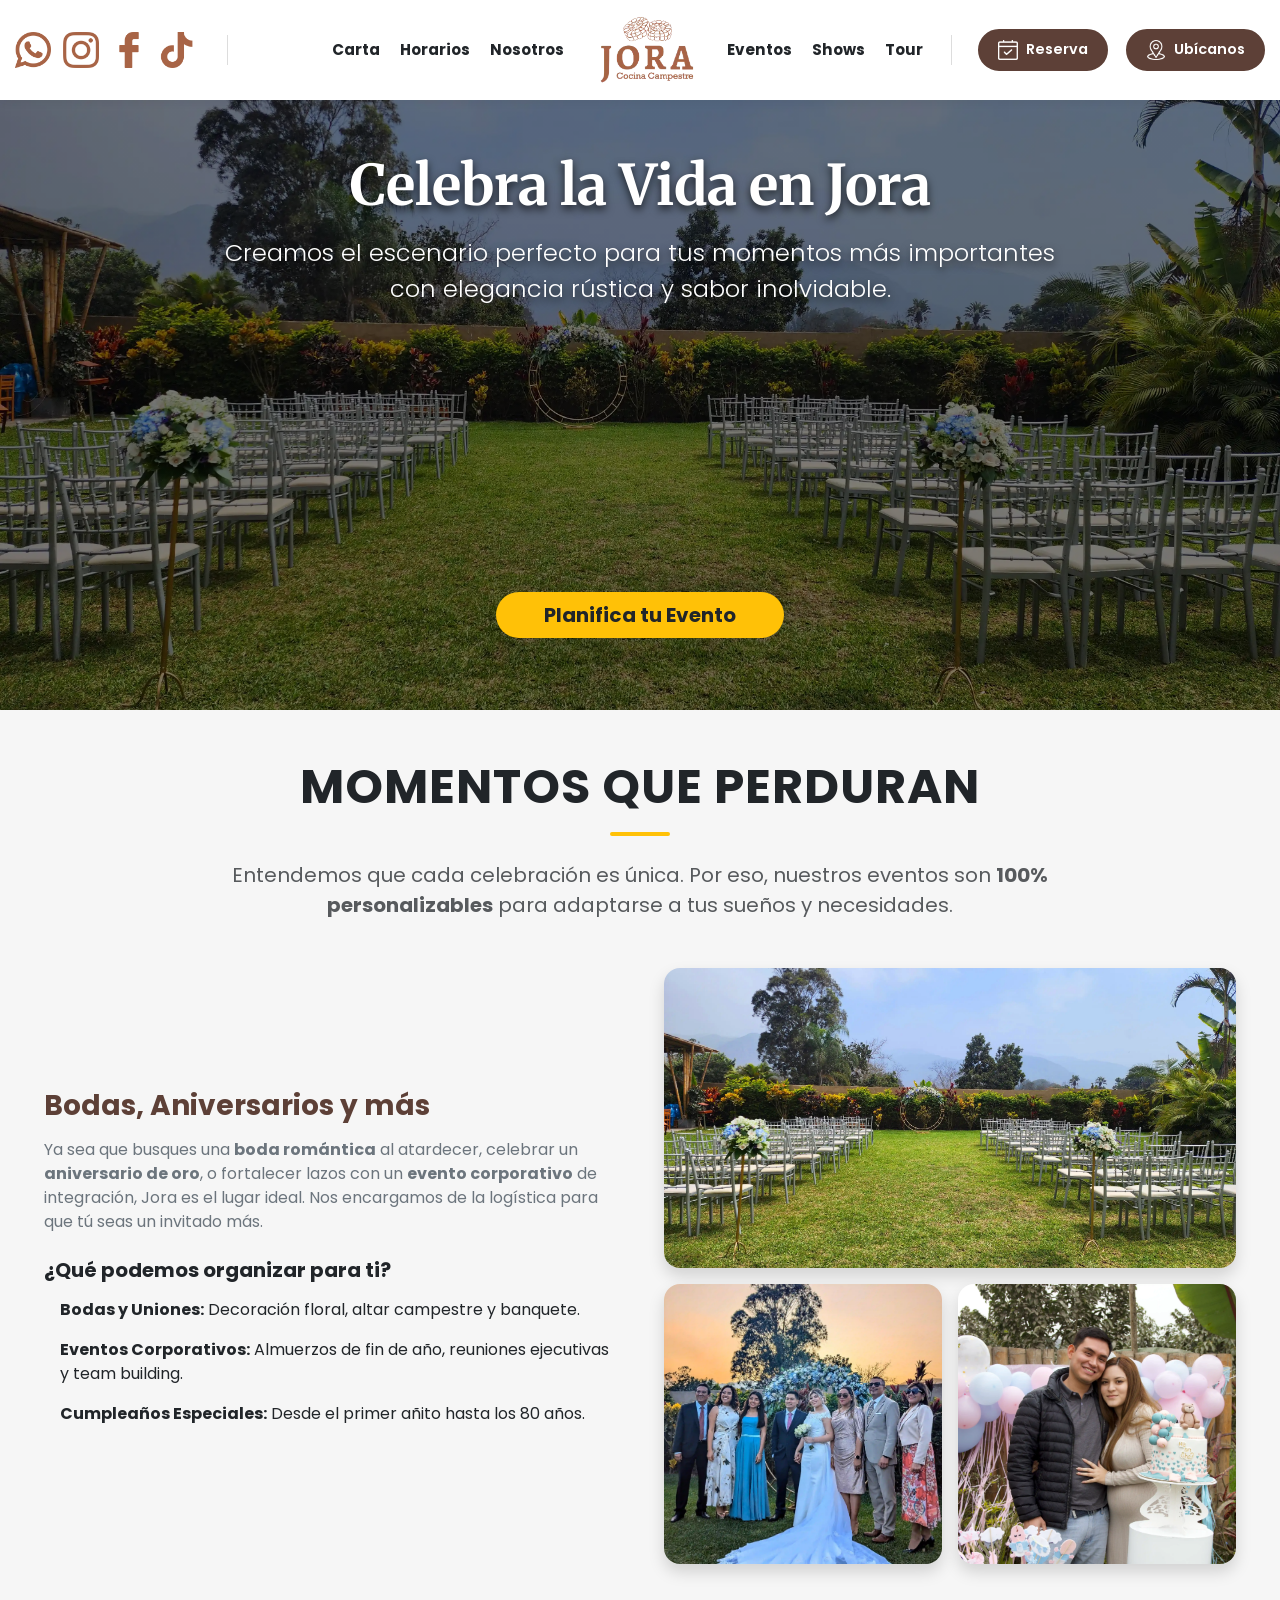
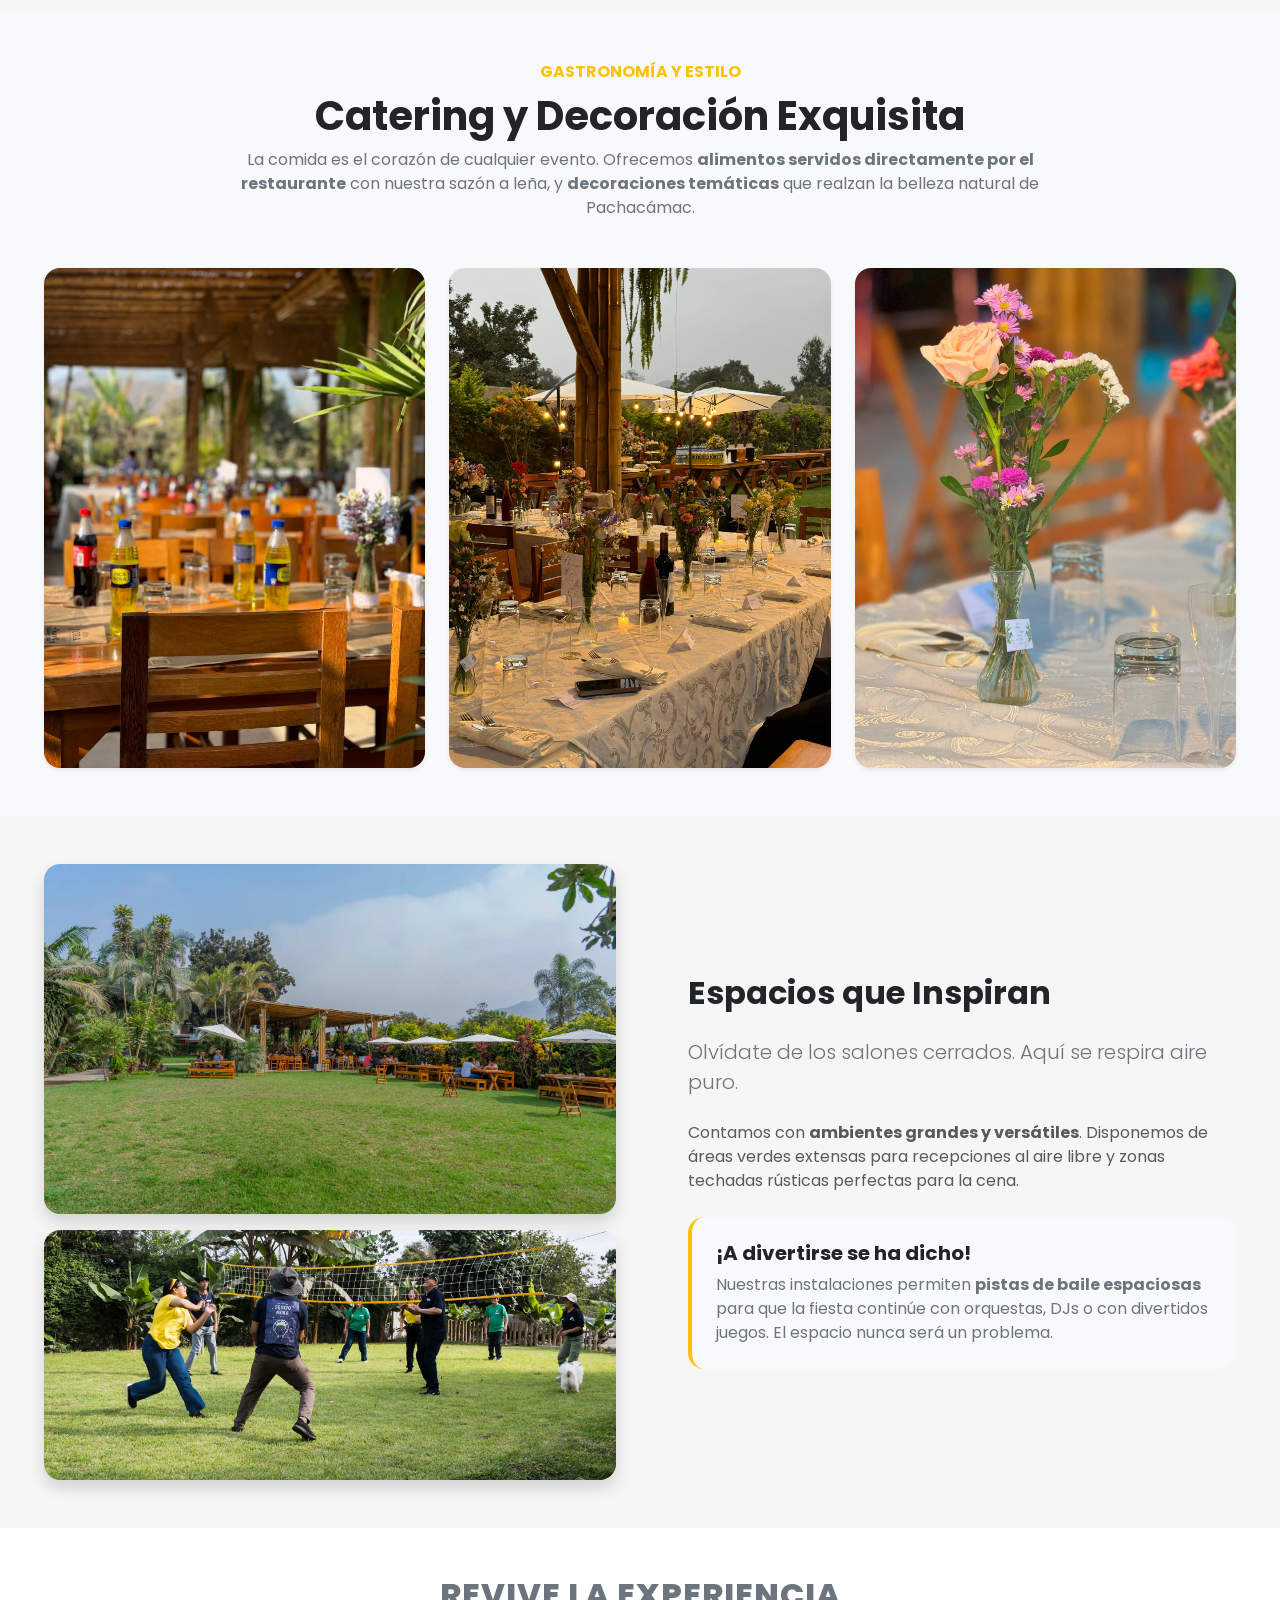
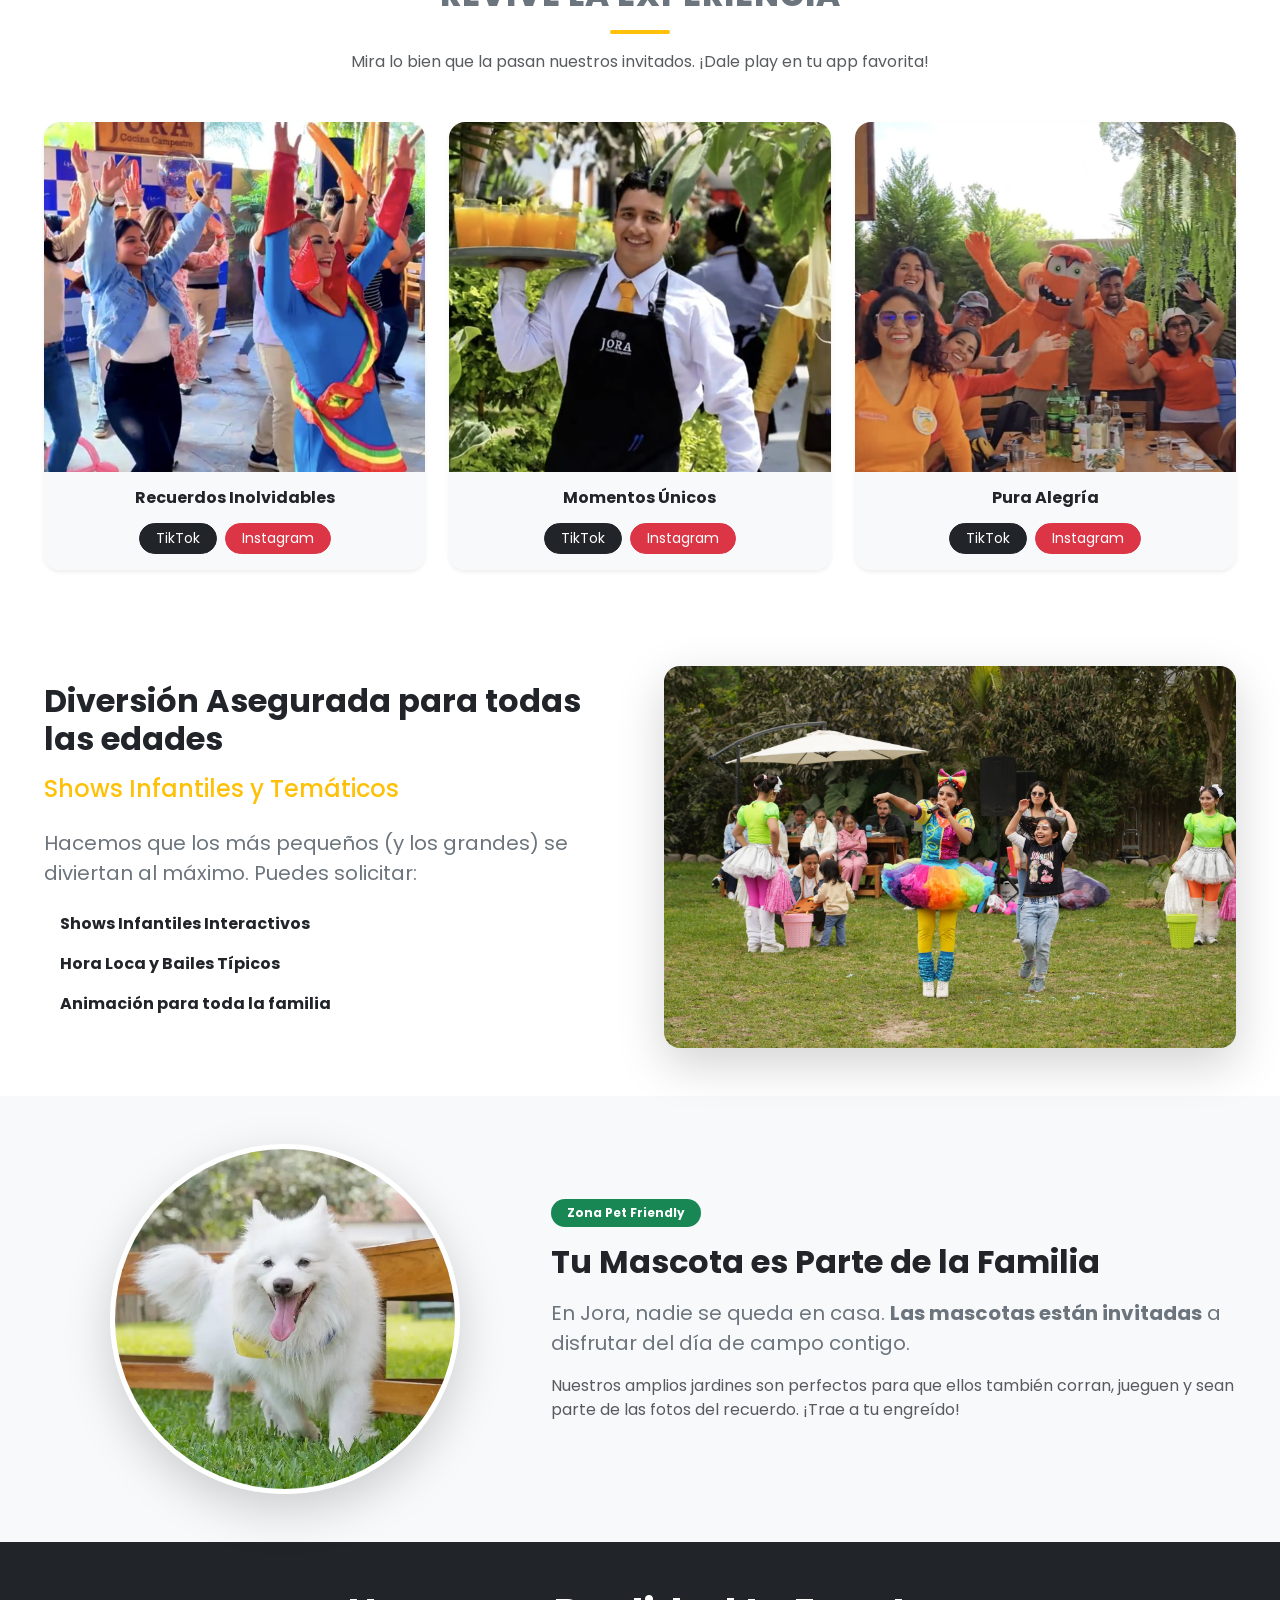
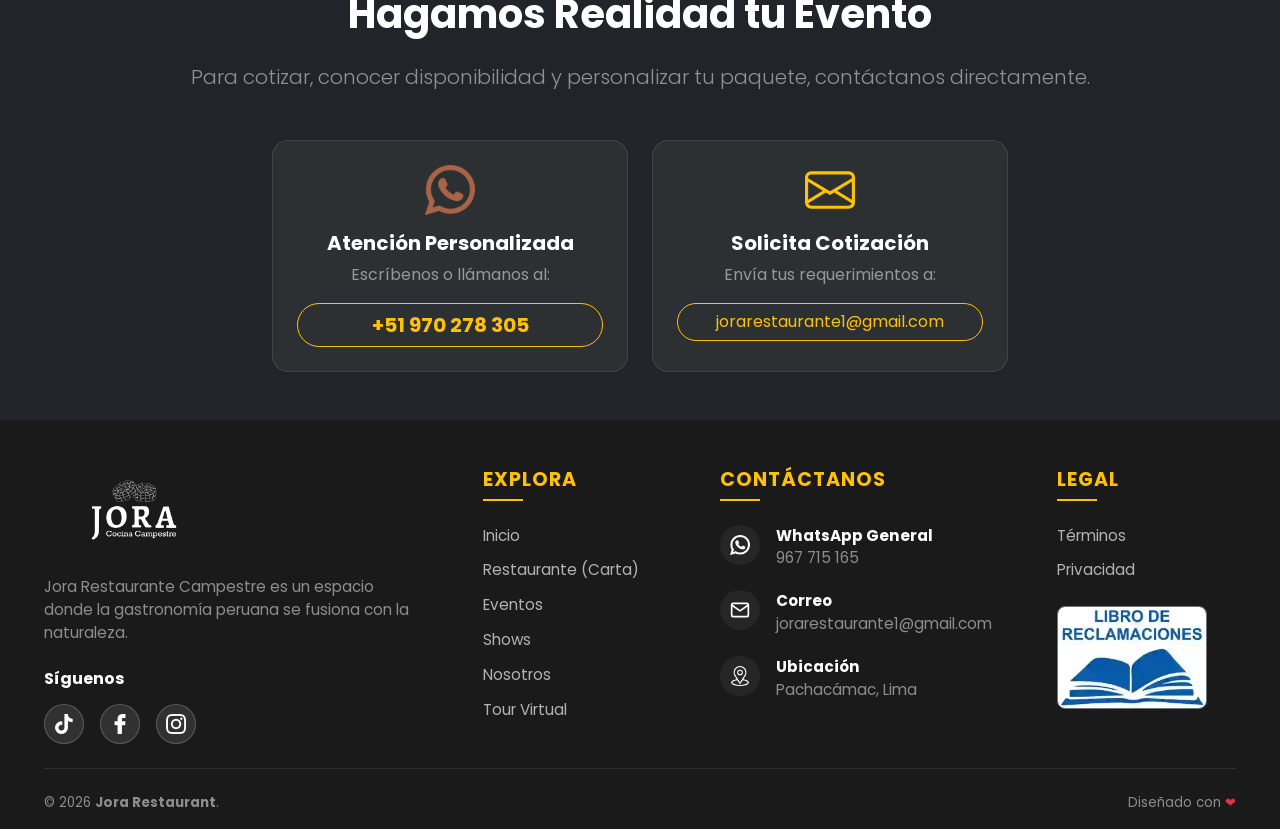
<file: pages/eventos.html>
<!DOCTYPE html>
<html lang="es">
    <head>
        <meta charset="UTF-8">
        <meta name="viewport" content="width=device-width, initial-scale=1.0">
        <meta name="description" content="Eventos en Jora Restaurant: Bodas, corporativos y fiestas en Pachacámac.">
        
        <title>Eventos Especiales - Jora Restaurant</title>

        <link href="https://cdn.jsdelivr.net/npm/bootstrap@5.3.3/dist/css/bootstrap.min.css" rel="stylesheet">

        <link rel="preconnect" href="https://fonts.gstatic.com" crossorigin>
        <link href="https://fonts.googleapis.com/css2?family=Merriweather:wght@300;400;700;900&family=Poppins:wght@300;400;500;600;700;800&family=Pacifico&display=swap" rel="stylesheet">

        <link rel="icon" type="image/png" href="../assets/icons/favicon.png">

        <link rel="stylesheet" href="../assets/css/styles.css">
        <link rel="stylesheet" href="../assets/css/eventos.css"> 
    </head>
    <body>

        <header class="site-header fixed-top transition-all" id="mainNav">
            <div class="container-fluid h-100 px-3 px-xl-4 px-xxl-3">
                <div class="desktop-view">
                    <div class="header-col-left">
                        <div class="social-icons">
                            <a href="https://wa.me/51967715165" target="_blank"><img src="../assets/icons/whatsapp_icon.png" alt="WA"></a>
                            <a href="https://www.instagram.com/jorarestaurante/?hl=es" target="_blank"><img src="../assets/icons/instagram_icon.png" alt="IG"></a>
                            <a href="https://web.facebook.com/p/Jora-Restaurante-100068304454260/?locale=es_LA&_rdc=1&_rdr#" target="_blank"><img src="../assets/icons/facebook_icon.png" alt="FB"></a>
                            <a href="https://www.tiktok.com/@jorarestaurante" target="_blank"><img src="../assets/icons/tiktok_icon.png" alt="TK"></a>
                            <span class="nav-separator"></span>
                        </div>
                    </div>
                    <div class="header-col-center">
                        <nav class="nav-links-left">
                            <a href="../index.html#carta">Carta</a>
                            <a href="../index.html#visitanos">Horarios</a>
                            <a href="../index.html#nosotros">Nosotros</a>
                        </nav>
                        <a class="logo mx-xl-4 mx-3" href="../index.html">
                            <img src="../assets/icons/JORALOGOMEJOR.webp" alt="Jora Logo" id="mainLogo"> 
                        </a>
                        <nav class="nav-links-right">
                            <a href="eventos.html" class="active">Eventos</a>
                            <a href="shows.html">Shows</a>
                            <a href="tour_virtual.html">Tour</a>
                        </nav>
                    </div>
                    <div class="header-col-right">
                        <div class="header-ctas">
                            <span class="nav-separator me-xl-3 me-2"></span>
                            <a href="../index.html#ubicacion" class="nav-cta nav-cta-reserva me-xl-2 me-1">
                                <img src="../assets/icons/reserva_blanco.webp" alt="Reserva"><span>Reserva</span>
                            </a>
                            <a href="../index.html#ubicacion" class="nav-cta nav-cta-ubicanos">
                                <img src="../assets/icons/ubicacion_blanco.png" alt="Ubicación"><span>Ubícanos</span>
                            </a>
                        </div>
                    </div>
                </div>
                <div class="mobile-view">
                    <a class="logo-mobile" href="../index.html"><img src="../assets/icons/JORALOGOMEJOR.webp" alt="Jora Logo"></a>
                    <button class="menu-toggle" type="button" id="menuToggleBtn">
                        <div class="hamburger-box"><span class="menu-bar"></span><span class="menu-bar"></span><span class="menu-bar"></span></div>
                    </button>
                </div>
            </div>
            <div id="mobileMenu">
                <div class="mobile-menu-content">
                    <div class="mobile-social-row">
                        <a href="https://wa.me/51967715165" target="_blank"><img src="../assets/icons/whatsapp_icon.png" alt="WA"></a>
                        <a href="https://www.instagram.com/jorarestaurante/?hl=es" target="_blank"><img src="../assets/icons/instagram_icon.png" alt="IG"></a>
                        <a href="https://web.facebook.com/p/Jora-Restaurante-100068304454260/?locale=es_LA&_rdc=1&_rdr#" target="_blank"><img src="../assets/icons/facebook_icon.png" alt="FB"></a>
                        <a href="https://www.tiktok.com/@jorarestaurante" target="_blank"><img src="../assets/icons/tiktok_icon.png" alt="TK"></a>
                    </div>
                    <ul class="list-unstyled text-center mobile-nav-list">
                        <li><a href="../index.html">Inicio</a></li>
                        <li><a href="../index.html#carta">Carta</a></li>
                        <li><a href="../index.html#visitanos">Horarios</a></li>
                        <li><a href="shows.html">Shows</a></li>
                        <li><a href="../index.html#nosotros">Nosotros</a></li>
                        <li><a href="eventos.html">Eventos</a></li>
                        <li><a href="tour_virtual.html">Tour</a></li>
                    </ul>
                    <div class="mobile-cta-container"><a href="../index.html#ubicacion" class="mobile-cta-btn">Reserva</a></div>
                </div>
            </div>
        </header>

        <section class="eventos-hero position-relative text-center text-white" 
                style="background: linear-gradient(rgba(0,0,0,0.5), rgba(0,0,0,0.5)), url('../assets/img/decoracion1.webp') no-repeat center center/cover; height: 70vh; margin-top: 80px;">
            
            <div class="container h-100 d-flex flex-column justify-content-between py-5">
                
                <div class="mt-4">
                    <h1 class="display-3 fw-bold font-serif mb-3">Celebra la Vida en Jora</h1>
                    <p class="lead fs-4 w-75 mx-auto">Creamos el escenario perfecto para tus momentos más importantes con elegancia rústica y sabor inolvidable.</p>
                </div>

                <div class="mb-4">
                    <a href="#cotizar" class="btn btn-warning btn-lg rounded-pill fw-bold px-5 text-dark shadow-lg" style="text-shadow: none;">Planifica tu Evento</a>
                </div>

            </div>
        </section>

        <section class="py-5">
            <div class="container container-wide">
                <div class="text-center mb-5">
                    <h2 class="section-title display-5 fw-bold text-dark">Momentos que Perduran</h2>
                    <div class="visit-divider mx-auto mb-4"></div>
                    <p class="text-muted fs-5 w-75 mx-auto">
                        Entendemos que cada celebración es única. Por eso, nuestros eventos son <strong>100% personalizables</strong> para adaptarse a tus sueños y necesidades.
                    </p>
                </div>

                <div class="row g-5 align-items-center">
                    <div class="col-lg-6">
                        <h3 class="fw-bold text-brown mb-3">Bodas, Aniversarios y más</h3>
                        <p class="text-secondary mb-4">
                            Ya sea que busques una <strong>boda romántica</strong> al atardecer, celebrar un <strong>aniversario de oro</strong>, o fortalecer lazos con un <strong>evento corporativo</strong> de integración, Jora es el lugar ideal. Nos encargamos de la logística para que tú seas un invitado más.
                        </p>
                        
                        <h5 class="fw-bold text-dark mb-3">¿Qué podemos organizar para ti?</h5>
                        <ul class="list-unstyled">
                            <li class="mb-3 d-flex align-items-start">
                                <i class="bi bi-star-fill text-warning me-3 mt-1 fs-5"></i>
                                <span><strong>Bodas y Uniones:</strong> Decoración floral, altar campestre y banquete.</span>
                            </li>
                            <li class="mb-3 d-flex align-items-start">
                                <i class="bi bi-star-fill text-warning me-3 mt-1 fs-5"></i>
                                <span><strong>Eventos Corporativos:</strong> Almuerzos de fin de año, reuniones ejecutivas y team building.</span>
                            </li>
                            <li class="mb-3 d-flex align-items-start">
                                <i class="bi bi-star-fill text-warning me-3 mt-1 fs-5"></i>
                                <span><strong>Cumpleaños Especiales:</strong> Desde el primer añito hasta los 80 años.</span>
                            </li>
                        </ul>
                    </div>
                    
                    <div class="col-lg-6">
                        <div class="row g-3">
                            <div class="col-12">
                                <img src="../assets/img/decoracion1.webp" class="img-fluid rounded-4 shadow w-100 object-fit-cover" style="height: 300px;" alt="Boda en Jora">
                            </div>
                            <div class="col-6">
                                <img src="../assets/img/Tu evento perfecto 2.webp" class="img-fluid rounded-4 shadow w-100 object-fit-cover" style="height: 280px;" alt="Evento Perfecto">
                            </div>
                            <div class="col-6">
                                <img src="../assets/img/Tu evento perfecto 1.webp" class="img-fluid rounded-4 shadow w-100 object-fit-cover" style="height: 280px;" alt="Fiesta Privada">
                            </div>
                        </div>
                    </div>
                </div>
            </div>
        </section>

        <section class="py-5 bg-light">
            <div class="container container-wide">
                
                <div class="text-center mb-5">
                    <span class="text-warning fw-bold text-uppercase tracking-wide">Gastronomía y Estilo</span>
                    <h2 class="display-6 fw-bold text-dark mt-2">Catering y Decoración Exquisita</h2>
                    <p class="text-secondary mx-auto w-75">
                        La comida es el corazón de cualquier evento. Ofrecemos <strong>alimentos servidos directamente por el restaurante</strong> con nuestra sazón a leña, y <strong>decoraciones temáticas</strong> que realzan la belleza natural de Pachacámac.
                    </p>
                </div>

                <div class="row g-4">
                    <div class="col-md-4">
                        <img src="../assets/img/catering1.webp" class="img-fluid rounded-4 shadow-sm w-100 object-fit-cover" style="height: 500px;" alt="Mesa de Buffet">
                    </div>
                    <div class="col-md-4">
                        <img src="../assets/img/decoracion2.webp" class="img-fluid rounded-4 shadow-sm w-100 object-fit-cover" style="height: 500px;" alt="Detalles de Decoración">
                    </div>
                    <div class="col-md-4">
                        <img src="../assets/img/catering2.webp" class="img-fluid rounded-4 shadow-sm w-100 object-fit-cover" style="height: 500px;" alt="Mesa de Dulces">
                    </div>
                </div>

            </div>
        </section>

        <section class="py-5">
            <div class="container container-wide">
                <div class="row align-items-center g-5">
                    <div class="col-lg-6">
                        <div class="row g-3">
                            <div class="col-12">
                                <img src="../assets/img/ambiente1.webp" class="img-fluid rounded-4 shadow w-100 object-fit-cover" style="height: 350px;" alt="Ambiente Amplio">
                            </div>
                            <div class="col-12">
                                <img src="../assets/img/ambiente2.webp" class="img-fluid rounded-4 shadow w-100 object-fit-cover" style="height: 250px;" alt="Jardines Jora">
                            </div>
                        </div>
                    </div>
                    <div class="col-lg-6 ps-lg-5">
                        <h2 class="fw-bold text-dark mb-4">Espacios que Inspiran</h2>
                        <p class="lead text-secondary mb-4">
                            Olvídate de los salones cerrados. Aquí se respira aire puro.
                        </p>
                        <p class="text-muted mb-4">
                            Contamos con <strong>ambientes grandes y versátiles</strong>. Disponemos de áreas verdes extensas para recepciones al aire libre y zonas techadas rústicas perfectas para la cena.
                        </p>
                        
                        <div class="p-4 bg-light rounded-4 border-start border-4 border-warning">
                            <h5 class="fw-bold text-dark mb-2">¡A divertirse se ha dicho!</h5>
                            <p class="mb-0 text-secondary">
                                Nuestras instalaciones permiten <strong>pistas de baile espaciosas</strong> para que la fiesta continúe con orquestas, DJs o con divertidos juegos. El espacio nunca será un problema.
                            </p>
                        </div>
                    </div>
                </div>
            </div>
        </section>

        <section class="py-5 bg-white">
            <div class="container container-wide">
                <div class="text-center mb-5">
                    <h2 class="section-title text-secondary">Revive la Experiencia</h2>
                    <div class="visit-divider mx-auto"></div>
                    <p class="text-muted mt-3">Mira lo bien que la pasan nuestros invitados. ¡Dale play en tu app favorita!</p>
                </div>

                <div class="row g-4 justify-content-center">
                    <div class="col-md-6 col-lg-4">
                        <div class="card h-100 border-0 shadow-sm rounded-4 overflow-hidden hover-bg-dark-light">
                            <div class="position-relative">
                                <img src="../assets/img/video1.jpeg" class="card-img-top object-fit-cover" style="height: 350px;" alt="Mesero Jora">
                                <div class="position-absolute top-50 start-50 translate-middle">
                                    <i class="bi bi-play-circle-fill text-white display-1 opacity-75 drop-shadow"></i>
                                </div>
                            </div>
                            <div class="card-body text-center bg-light">
                                <h5 class="card-title fw-bold mb-3 fs-6">Recuerdos Inolvidables</h5>
                                <div class="d-flex gap-2 justify-content-center">
                                    <a href="https://www.tiktok.com/@jorarestaurante/video/7574615014938643732" target="_blank" class="btn btn-dark btn-sm rounded-pill px-3">TikTok</a>
                                    <a href="https://www.instagram.com/reel/DRQob3uDgAG/" target="_blank" class="btn btn-danger btn-sm rounded-pill px-3">Instagram</a>
                                </div>
                            </div>
                        </div>
                    </div>
                    <div class="col-md-6 col-lg-4">
                        <div class="card h-100 border-0 shadow-sm rounded-4 overflow-hidden hover-bg-dark-light">
                            <div class="position-relative">
                                <img src="../assets/img/video2.jpeg" class="card-img-top object-fit-cover" style="height: 350px;" alt="Celebración con Jora">
                                <div class="position-absolute top-50 start-50 translate-middle">
                                    <i class="bi bi-play-circle-fill text-white display-1 opacity-75 drop-shadow"></i>
                                </div>
                            </div>
                            <div class="card-body text-center bg-light">
                                <h5 class="card-title fw-bold mb-3 fs-6">Momentos Únicos</h5>
                                <div class="d-flex gap-2 justify-content-center">
                                    <a href="https://www.tiktok.com/@jorarestaurante/video/7567540294841814292" target="_blank" class="btn btn-dark btn-sm rounded-pill px-3">TikTok</a>
                                    <a href="https://www.instagram.com/reel/DQcy_niCbBE/" target="_blank" class="btn btn-danger btn-sm rounded-pill px-3">Instagram</a>
                                </div>
                            </div>
                        </div>
                    </div>
                    <div class="col-md-6 col-lg-4">
                        <div class="card h-100 border-0 shadow-sm rounded-4 overflow-hidden hover-bg-dark-light">
                            <div class="position-relative">
                                <img src="../assets/img/video3.jpeg" class="card-img-top object-fit-cover" style="height: 350px;" alt="Hora Loca Jora">
                                <div class="position-absolute top-50 start-50 translate-middle">
                                    <i class="bi bi-play-circle-fill text-white display-1 opacity-75 drop-shadow"></i>
                                </div>
                            </div>
                            <div class="card-body text-center bg-light">
                                <h5 class="card-title fw-bold mb-3 fs-6">Pura Alegría</h5>
                                <div class="d-flex gap-2 justify-content-center">
                                    <a href="https://www.tiktok.com/@jorarestaurante/video/7506505507083947269" target="_blank" class="btn btn-dark btn-sm rounded-pill px-3">TikTok</a>
                                    <a href="https://www.instagram.com/reel/DJ4dVk9KJn2/" target="_blank" class="btn btn-danger btn-sm rounded-pill px-3">Instagram</a>
                                </div>
                            </div>
                        </div>
                    </div>
                </div>
            </div>
        </section>

        <section class="py-5 bg-white">
            <div class="container container-wide">
                <div class="row flex-row-reverse align-items-center g-5">
                    <div class="col-lg-6">
                        <img src="../assets/img/otroshow1.webp" class="img-fluid rounded-4 shadow-lg w-100" alt="Show Infantil y Hora Loca">
                    </div>
                    <div class="col-lg-6">
                        <h2 class="fw-bold text-dark mb-3">Diversión Asegurada para todas las edades</h2>
                        <h4 class="text-warning mb-4">Shows Infantiles y Temáticos</h4>
                        <p class="text-secondary fs-5">
                            Hacemos que los más pequeños (y los grandes) se diviertan al máximo. Puedes solicitar:
                        </p>
                        <ul class="list-unstyled mt-4">
                            <li class="mb-3 d-flex align-items-center"><i class="bi bi-balloon-heart-fill text-danger me-3 fs-4"></i><span class="fw-bold">Shows Infantiles Interactivos</span></li>
                            <li class="mb-3 d-flex align-items-center"><i class="bi bi-music-note-beamed text-primary me-3 fs-4"></i><span class="fw-bold">Hora Loca y Bailes Típicos</span></li>
                            <li class="mb-3 d-flex align-items-center"><i class="bi bi-emoji-laughing-fill text-warning me-3 fs-4"></i><span class="fw-bold">Animación para toda la familia</span></li>
                        </ul>
                    </div>
                </div>
            </div>
        </section>

        <section class="py-5 bg-light">
            <div class="container container-wide">
                <div class="row align-items-center">
                    <div class="col-md-5 text-center">
                        <img src="../assets/img/tumascotainvitada.webp" class="img-fluid rounded-circle shadow-lg border border-5 border-white" style="width: 350px; height: 350px; object-fit: cover;" alt="Perrito Invitado">
                    </div>
                    <div class="col-md-7 text-center text-md-start mt-4 mt-md-0">
                        <span class="badge bg-success px-3 py-2 rounded-pill mb-3">Zona Pet Friendly</span>
                        <h2 class="fw-bold text-dark">Tu Mascota es Parte de la Familia</h2>
                        <p class="text-secondary fs-5 mt-3">
                            En Jora, nadie se queda en casa. <strong>Las mascotas están invitadas</strong> a disfrutar del día de campo contigo.
                        </p>
                        <p class="text-muted">
                            Nuestros amplios jardines son perfectos para que ellos también corran, jueguen y sean parte de las fotos del recuerdo. ¡Trae a tu engreído!
                        </p>
                    </div>
                </div>
            </div>
        </section>

        <section id="cotizar" class="py-5 bg-dark text-white text-center">
            <div class="container">
                <h2 class="display-6 fw-bold mb-4">Hagamos Realidad tu Evento</h2>
                <p class="lead text-white-50 mb-5">
                    Para cotizar, conocer disponibilidad y personalizar tu paquete, contáctanos directamente.
                </p>
                <div class="row justify-content-center g-4">
                    <div class="col-md-5 col-lg-4">
                        <div class="p-4 border border-secondary rounded-4 h-100 hover-bg-dark-light transition-all">
                            <img src="../assets/icons/whatsapp_icon.png" width="50" class="mb-3" alt="WhatsApp">
                            <h4 class="h5 fw-bold">Atención Personalizada</h4>
                            <p class="text-white-50 mb-3">Escríbenos o llámanos al:</p>
                            <a href="https://wa.me/51970278305" target="_blank" class="btn btn-outline-warning rounded-pill w-100 fs-5 fw-bold">+51 970 278 305</a>
                        </div>
                    </div>
                    <div class="col-md-5 col-lg-4">
                        <div class="p-4 border border-secondary rounded-4 h-100 hover-bg-dark-light transition-all">
                            <svg xmlns="http://www.w3.org/2000/svg" width="50" height="50" fill="#ffc107" class="bi bi-envelope mb-3" viewBox="0 0 16 16"><path d="M0 4a2 2 0 0 1 2-2h12a2 2 0 0 1 2 2v8a2 2 0 0 1-2 2H2a2 2 0 0 1-2-2V4Zm2-1a1 1 0 0 0-1 1v.217l7 4.2 7-4.2V4a1 1 0 0 0-1-1H2Zm13 2.383-4.708 2.825L15 11.105V5.383Zm-.034 6.876-5.64-3.471L8 9.583l-1.326-.795-5.64 3.47A1 1 0 0 0 2 13h12a1 1 0 0 0 .966-.741ZM1 11.105l4.708-2.897L1 5.383v5.722Z"/></svg>
                            <h4 class="h5 fw-bold">Solicita Cotización</h4>
                            <p class="text-white-50 mb-3">Envía tus requerimientos a:</p>
                            <a href="mailto:jorarestaurante1@gmail.com" class="btn btn-outline-warning rounded-pill w-100 text-truncate">jorarestaurante1@gmail.com</a>
                        </div>
                    </div>
                </div>
            </div>
        </section>

        <footer class="site-footer bg-dark pt-5 pb-3">
            <div class="container container-wide">
                <div class="row g-4 justify-content-between">
                    <div class="col-12 col-md-6 col-lg-4 mb-4 mb-md-0 text-center text-md-start">
                        <a href="../index.html" class="d-block mb-4 footer-logo mx-auto mx-md-0">
                            <img src="../assets/img/jora_blanco.png" alt="Jora Restaurant Logo" width="180">
                        </a>
                        <p class="text-white-50 mb-4">
                            Jora Restaurante Campestre es un espacio donde la gastronomía peruana se fusiona con la naturaleza.
                        </p>
                        <h5 class="text-white mb-3 footer-title-sm">Síguenos</h5>
                        <div class="footer-social-links d-flex gap-3 justify-content-center justify-content-md-start">
                            <a href="https://www.tiktok.com/@jorarestaurante" target="_blank" class="footer-social-btn tiktok"><img src="../assets/icons/tiktok_icon.png" alt="TK"></a>
                            <a href="https://web.facebook.com/p/Jora-Restaurante-100068304454260" target="_blank" class="footer-social-btn facebook"><img src="../assets/icons/facebook_icon.png" alt="FB"></a>
                            <a href="https://www.instagram.com/jorarestaurante/?hl=es" target="_blank" class="footer-social-btn instagram"><img src="../assets/icons/instagram_icon.png" alt="IG"></a>
                        </div>
                    </div>
                    <div class="col-12 col-md-6 col-lg-2 mb-4 mb-lg-0 text-center text-md-start">
                        <h4 class="footer-title mb-4">Explora</h4>
                        <ul class="list-unstyled footer-links">
                            <li><a href="../index.html">Inicio</a></li>
                            <li><a href="../index.html#carta">Restaurante (Carta)</a></li>
                            <li><a href="eventos.html">Eventos</a></li>
                            <li><a href="shows.html">Shows</a></li>
                            <li><a href="../index.html#nosotros">Nosotros</a></li>
                            <li><a href="tour_virtual.html">Tour Virtual</a></li>
                        </ul>
                    </div>
                    <div class="col-12 col-md-6 col-lg-3 mb-4 mb-lg-0 text-center text-md-start">
                        <h4 class="footer-title mb-4">Contáctanos</h4>
                        <ul class="list-unstyled footer-contact-list">
                            <li><a href="https://wa.me/51967715165" target="_blank" class="d-flex align-items-start gap-3 justify-content-center justify-content-md-start"><div class="contact-icon"><img src="../assets/icons/whatsapp_icon.png" alt="Tel"></div><div class="text-start"><span class="d-block text-white fw-bold">WhatsApp General</span><span class="text-white-50">967 715 165</span></div></a></li>
                            <li><a href="mailto:jorarestaurante1@gmail.com" class="d-flex align-items-start gap-3 justify-content-center justify-content-md-start"><div class="contact-icon"><svg xmlns="http://www.w3.org/2000/svg" width="24" height="24" viewBox="0 0 24 24" fill="none" stroke="#ffffff" stroke-width="2" stroke-linecap="round" stroke-linejoin="round"><path d="M4 4h16c1.1 0 2 .9 2 2v12c0 1.1-.9 2-2 2H4c-1.1 0-2-.9-2-2V6c0-1.1.9-2 2-2z"></path><polyline points="22,6 12,13 2,6"></polyline></svg></div><div class="text-start"><span class="d-block text-white fw-bold">Correo</span><span class="text-white-50 text-truncate" style="max-width: 150px;">jorarestaurante1@gmail.com</span></div></a></li>
                            <li><a href="https://www.google.com/maps/search/?api=1&query=Jora+Restaurante+Pachacamac" target="_blank" class="d-flex align-items-start gap-3 justify-content-center justify-content-md-start"><div class="contact-icon"><img src="../assets/icons/ubicacion_blanco.png" alt="Ubi"></div><div class="text-start"><span class="d-block text-white fw-bold">Ubicación</span><span class="text-white-50">Pachacámac, Lima</span></div></a></li>
                        </ul>
                    </div>
                    <div class="col-12 col-md-6 col-lg-2 text-center text-md-start">
                        <h4 class="footer-title mb-4">Legal</h4>
                        <ul class="list-unstyled footer-links mb-4">
                            <li><a href="#">Términos</a></li>
                            <li><a href="#">Privacidad</a></li>
                        </ul>
                        <div class="libro-reclamaciones-block"><a href="reclamaciones.html" class="d-block mx-auto mx-md-0" style="max-width: 150px;"><img src="../assets/img/librodereclamaciones.webp" alt="Libro" class="img-fluid rounded-3 border border-secondary"></a></div>
                    </div>
                </div>
                <hr class="border-secondary my-4 opacity-25">
                <div class="row align-items-center">
                    <div class="col-md-6 text-center text-md-start"><p class="text-white-50 small mb-0">© <span id="year">2026</span> <strong>Jora Restaurant</strong>.</p></div>
                    <div class="col-md-6 text-center text-md-end d-none d-md-block"><p class="text-white-50 small mb-0">Diseñado con <span class="text-danger">❤</span></p></div>
                </div>
            </div>
        </footer>

        <script src="https://cdn.jsdelivr.net/npm/bootstrap@5.3.3/dist/js/bootstrap.bundle.min.js"></script>
        <script src="../assets/js/main.js"></script>
        <script>document.getElementById('year').textContent = new Date().getFullYear();</script>
    </body>
</html>
</file>
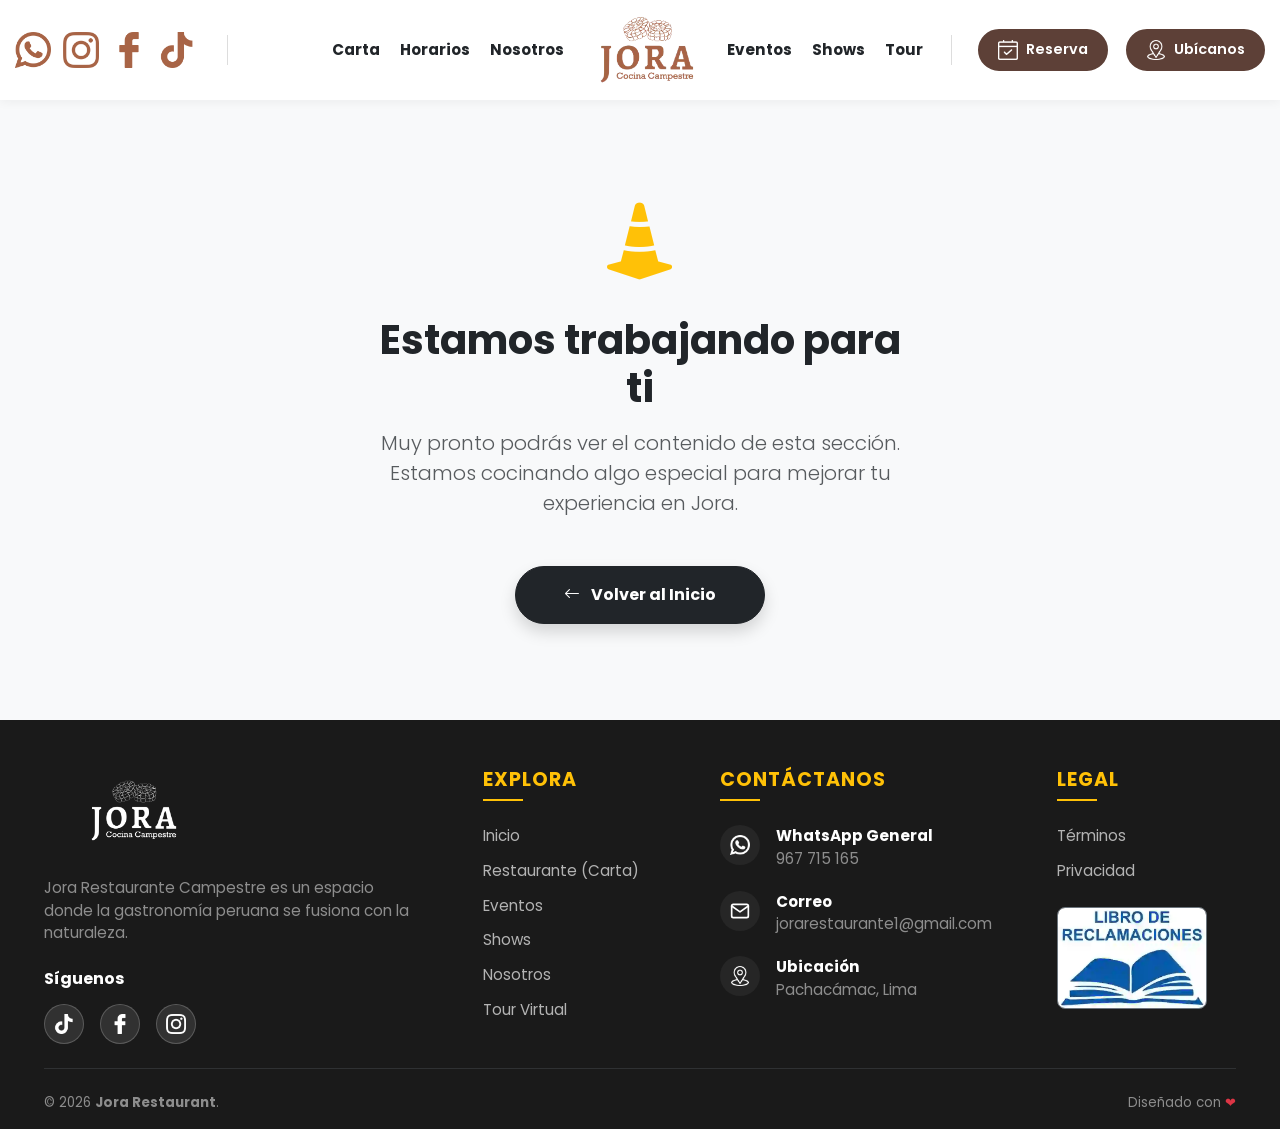
<file: pages/granja.html>
<!DOCTYPE html>
<html lang="es">
<head>
    <meta charset="UTF-8">
    <meta name="viewport" content="width=device-width, initial-scale=1.0">
    <meta name="description" content="Jora Restaurant - Página en construcción">
    
    <title>Próximamente - Jora Restaurant</title>

    <link href="https://cdn.jsdelivr.net/npm/bootstrap@5.3.3/dist/css/bootstrap.min.css" rel="stylesheet">
    <link rel="stylesheet" href="https://cdn.jsdelivr.net/npm/bootstrap-icons@1.11.3/font/bootstrap-icons.min.css">

    <link rel="preconnect" href="https://fonts.gstatic.com" crossorigin>
    <link href="https://fonts.googleapis.com/css2?family=Merriweather:wght@300;400;700;900&family=Poppins:wght@300;400;500;600;700;800&family=Pacifico&display=swap" rel="stylesheet">

    <link rel="icon" type="image/png" href="../assets/icons/favicon.png">

    <link rel="stylesheet" href="../assets/css/styles.css">
</head>
<body>

    <header class="site-header fixed-top transition-all" id="mainNav">
        <div class="container-fluid h-100 px-3 px-xl-4 px-xxl-3">
            <div class="desktop-view">
                <div class="header-col-left">
                    <div class="social-icons">
                        <a href="https://wa.me/51967715165" target="_blank"><img src="../assets/icons/whatsapp_icon.png" alt="WA"></a>
                        <a href="https://www.instagram.com/jorarestaurante/?hl=es" target="_blank"><img src="../assets/icons/instagram_icon.png" alt="IG"></a>
                        <a href="https://web.facebook.com/p/Jora-Restaurante-100068304454260/?locale=es_LA&_rdc=1&_rdr#" target="_blank"><img src="../assets/icons/facebook_icon.png" alt="FB"></a>
                        <a href="https://www.tiktok.com/@jorarestaurante" target="_blank"><img src="../assets/icons/tiktok_icon.png" alt="TK"></a>
                        <span class="nav-separator"></span>
                    </div>
                </div>
                <div class="header-col-center">
                    <nav class="nav-links-left">
                        <a href="../index.html#carta">Carta</a>
                        <a href="../index.html#visitanos">Horarios</a>
                        <a href="../index.html#nosotros">Nosotros</a>
                    </nav>
                    <a class="logo mx-xl-4 mx-3" href="../index.html">
                        <img src="../assets/icons/JORALOGOMEJOR.webp" alt="Jora Logo" id="mainLogo"> 
                    </a>
                    <nav class="nav-links-right">
                        <a href="eventos.html">Eventos</a>
                        <a href="shows.html">Shows</a>
                        <a href="tour_virtual.html">Tour</a>
                    </nav>
                </div>
                <div class="header-col-right">
                    <div class="header-ctas">
                        <span class="nav-separator me-xl-3 me-2"></span>
                        <a href="../index.html#ubicacion" class="nav-cta nav-cta-reserva me-xl-2 me-1">
                            <img src="../assets/icons/reserva_blanco.webp" alt="Reserva"><span>Reserva</span>
                        </a>
                        <a href="../index.html#ubicacion" class="nav-cta nav-cta-ubicanos">
                            <img src="../assets/icons/ubicacion_blanco.png" alt="Ubicación"><span>Ubícanos</span>
                        </a>
                    </div>
                </div>
            </div>
            <div class="mobile-view">
                <a class="logo-mobile" href="../index.html"><img src="../assets/icons/JORALOGOMEJOR.webp" alt="Jora Logo"></a>
                <button class="menu-toggle" type="button" id="menuToggleBtn">
                    <div class="hamburger-box"><span class="menu-bar"></span><span class="menu-bar"></span><span class="menu-bar"></span></div>
                </button>
            </div>
        </div>
        <div id="mobileMenu">
            <div class="mobile-menu-content">
                <div class="mobile-social-row">
                    <a href="https://wa.me/51967715165" target="_blank"><img src="../assets/icons/whatsapp_icon.png" alt="WA"></a>
                    <a href="https://www.instagram.com/jorarestaurante/?hl=es" target="_blank"><img src="../assets/icons/instagram_icon.png" alt="IG"></a>
                    <a href="https://web.facebook.com/p/Jora-Restaurante-100068304454260/?locale=es_LA&_rdc=1&_rdr#" target="_blank"><img src="../assets/icons/facebook_icon.png" alt="FB"></a>
                    <a href="https://www.tiktok.com/@jorarestaurante" target="_blank"><img src="../assets/icons/tiktok_icon.png" alt="TK"></a>
                </div>
                <ul class="list-unstyled text-center mobile-nav-list">
                    <li><a href="../index.html">Inicio</a></li>
                    <li><a href="../index.html#carta">Carta</a></li>
                    <li><a href="../index.html#visitanos">Horarios</a></li>
                    <li><a href="shows.html">Shows</a></li>
                    <li><a href="../index.html#nosotros">Nosotros</a></li>
                    <li><a href="eventos.html">Eventos</a></li>
                    <li><a href="tour_virtual.html">Tour</a></li>
                </ul>
                <div class="mobile-cta-container"><a href="../index.html#ubicacion" class="mobile-cta-btn">Reserva</a></div>
            </div>
        </div>
    </header>

    <section class="d-flex align-items-center justify-content-center text-center bg-light" style="min-height: 80vh; padding-top: 100px;">
        <div class="container">
            <div class="row justify-content-center">
                <div class="col-md-8 col-lg-6">
                    <div class="mb-4">
                        <i class="bi bi-cone-striped text-warning display-1"></i>
                    </div>
                    
                    <h1 class="fw-bold mb-3 text-dark font-serif">Estamos trabajando para ti</h1>
                    
                    <p class="text-muted lead mb-5">
                        Muy pronto podrás ver el contenido de esta sección. 
                        Estamos cocinando algo especial para mejorar tu experiencia en Jora.
                    </p>
                    
                    <a href="../index.html" class="btn btn-dark rounded-pill px-5 py-3 fw-bold shadow hover-scale">
                        <i class="bi bi-arrow-left me-2"></i> Volver al Inicio
                    </a>
                </div>
            </div>
        </div>
    </section>

    <footer class="site-footer bg-dark pt-5 pb-3">
        <div class="container container-wide">
            <div class="row g-4 justify-content-between">
                <div class="col-12 col-md-6 col-lg-4 mb-4 mb-md-0 text-center text-md-start">
                    <a href="../index.html" class="d-block mb-4 footer-logo mx-auto mx-md-0">
                        <img src="../assets/img/jora_blanco.png" alt="Jora Restaurant Logo" width="180">
                    </a>
                    <p class="text-white-50 mb-4">
                        Jora Restaurante Campestre es un espacio donde la gastronomía peruana se fusiona con la naturaleza.
                    </p>
                    <h5 class="text-white mb-3 footer-title-sm">Síguenos</h5>
                    <div class="footer-social-links d-flex gap-3 justify-content-center justify-content-md-start">
                        <a href="https://www.tiktok.com/@jorarestaurante" target="_blank" class="footer-social-btn tiktok"><img src="../assets/icons/tiktok_icon.png" alt="TK"></a>
                        <a href="https://web.facebook.com/p/Jora-Restaurante-100068304454260" target="_blank" class="footer-social-btn facebook"><img src="../assets/icons/facebook_icon.png" alt="FB"></a>
                        <a href="https://www.instagram.com/jorarestaurante/?hl=es" target="_blank" class="footer-social-btn instagram"><img src="../assets/icons/instagram_icon.png" alt="IG"></a>
                    </div>
                </div>
                <div class="col-12 col-md-6 col-lg-2 mb-4 mb-lg-0 text-center text-md-start">
                    <h4 class="footer-title mb-4">Explora</h4>
                    <ul class="list-unstyled footer-links">
                        <li><a href="../index.html">Inicio</a></li>
                        <li><a href="../index.html#carta">Restaurante (Carta)</a></li>
                        <li><a href="eventos.html">Eventos</a></li>
                        <li><a href="shows.html">Shows</a></li>
                        <li><a href="../index.html#nosotros">Nosotros</a></li>
                        <li><a href="tour_virtual.html">Tour Virtual</a></li>
                    </ul>
                </div>
                <div class="col-12 col-md-6 col-lg-3 mb-4 mb-lg-0 text-center text-md-start">
                    <h4 class="footer-title mb-4">Contáctanos</h4>
                    <ul class="list-unstyled footer-contact-list">
                        <li><a href="https://wa.me/51967715165" target="_blank" class="d-flex align-items-start gap-3 justify-content-center justify-content-md-start"><div class="contact-icon"><img src="../assets/icons/whatsapp_icon.png" alt="Tel"></div><div class="text-start"><span class="d-block text-white fw-bold">WhatsApp General</span><span class="text-white-50">967 715 165</span></div></a></li>
                        <li><a href="mailto:jorarestaurante1@gmail.com" class="d-flex align-items-start gap-3 justify-content-center justify-content-md-start"><div class="contact-icon"><svg xmlns="http://www.w3.org/2000/svg" width="24" height="24" viewBox="0 0 24 24" fill="none" stroke="#ffffff" stroke-width="2" stroke-linecap="round" stroke-linejoin="round"><path d="M4 4h16c1.1 0 2 .9 2 2v12c0 1.1-.9 2-2 2H4c-1.1 0-2-.9-2-2V6c0-1.1.9-2 2-2z"></path><polyline points="22,6 12,13 2,6"></polyline></svg></div><div class="text-start"><span class="d-block text-white fw-bold">Correo</span><span class="text-white-50 text-truncate" style="max-width: 150px;">jorarestaurante1@gmail.com</span></div></a></li>
                        <li><a href="https://www.google.com/maps/search/?api=1&query=Jora+Restaurante+Pachacamac" target="_blank" class="d-flex align-items-start gap-3 justify-content-center justify-content-md-start"><div class="contact-icon"><img src="../assets/icons/ubicacion_blanco.png" alt="Ubi"></div><div class="text-start"><span class="d-block text-white fw-bold">Ubicación</span><span class="text-white-50">Pachacámac, Lima</span></div></a></li>
                    </ul>
                </div>
                <div class="col-12 col-md-6 col-lg-2 text-center text-md-start">
                    <h4 class="footer-title mb-4">Legal</h4>
                    <ul class="list-unstyled footer-links mb-4">
                        <li><a href="#">Términos</a></li>
                        <li><a href="#">Privacidad</a></li>
                    </ul>
                    <div class="libro-reclamaciones-block"><a href="reclamaciones.html" class="d-block mx-auto mx-md-0" style="max-width: 150px;"><img src="../assets/img/librodereclamaciones.webp" alt="Libro" class="img-fluid rounded-3 border border-secondary"></a></div>
                </div>
            </div>
            <hr class="border-secondary my-4 opacity-25">
            <div class="row align-items-center">
                <div class="col-md-6 text-center text-md-start"><p class="text-white-50 small mb-0">© <span id="year">2026</span> <strong>Jora Restaurant</strong>.</p></div>
                <div class="col-md-6 text-center text-md-end d-none d-md-block"><p class="text-white-50 small mb-0">Diseñado con <span class="text-danger">❤</span></p></div>
            </div>
        </div>
    </footer>

    <script src="https://cdn.jsdelivr.net/npm/bootstrap@5.3.3/dist/js/bootstrap.bundle.min.js"></script>
    <script src="../assets/js/main.js"></script>
    <script>document.getElementById('year').textContent = new Date().getFullYear();</script>
</body>
</html>
</file>
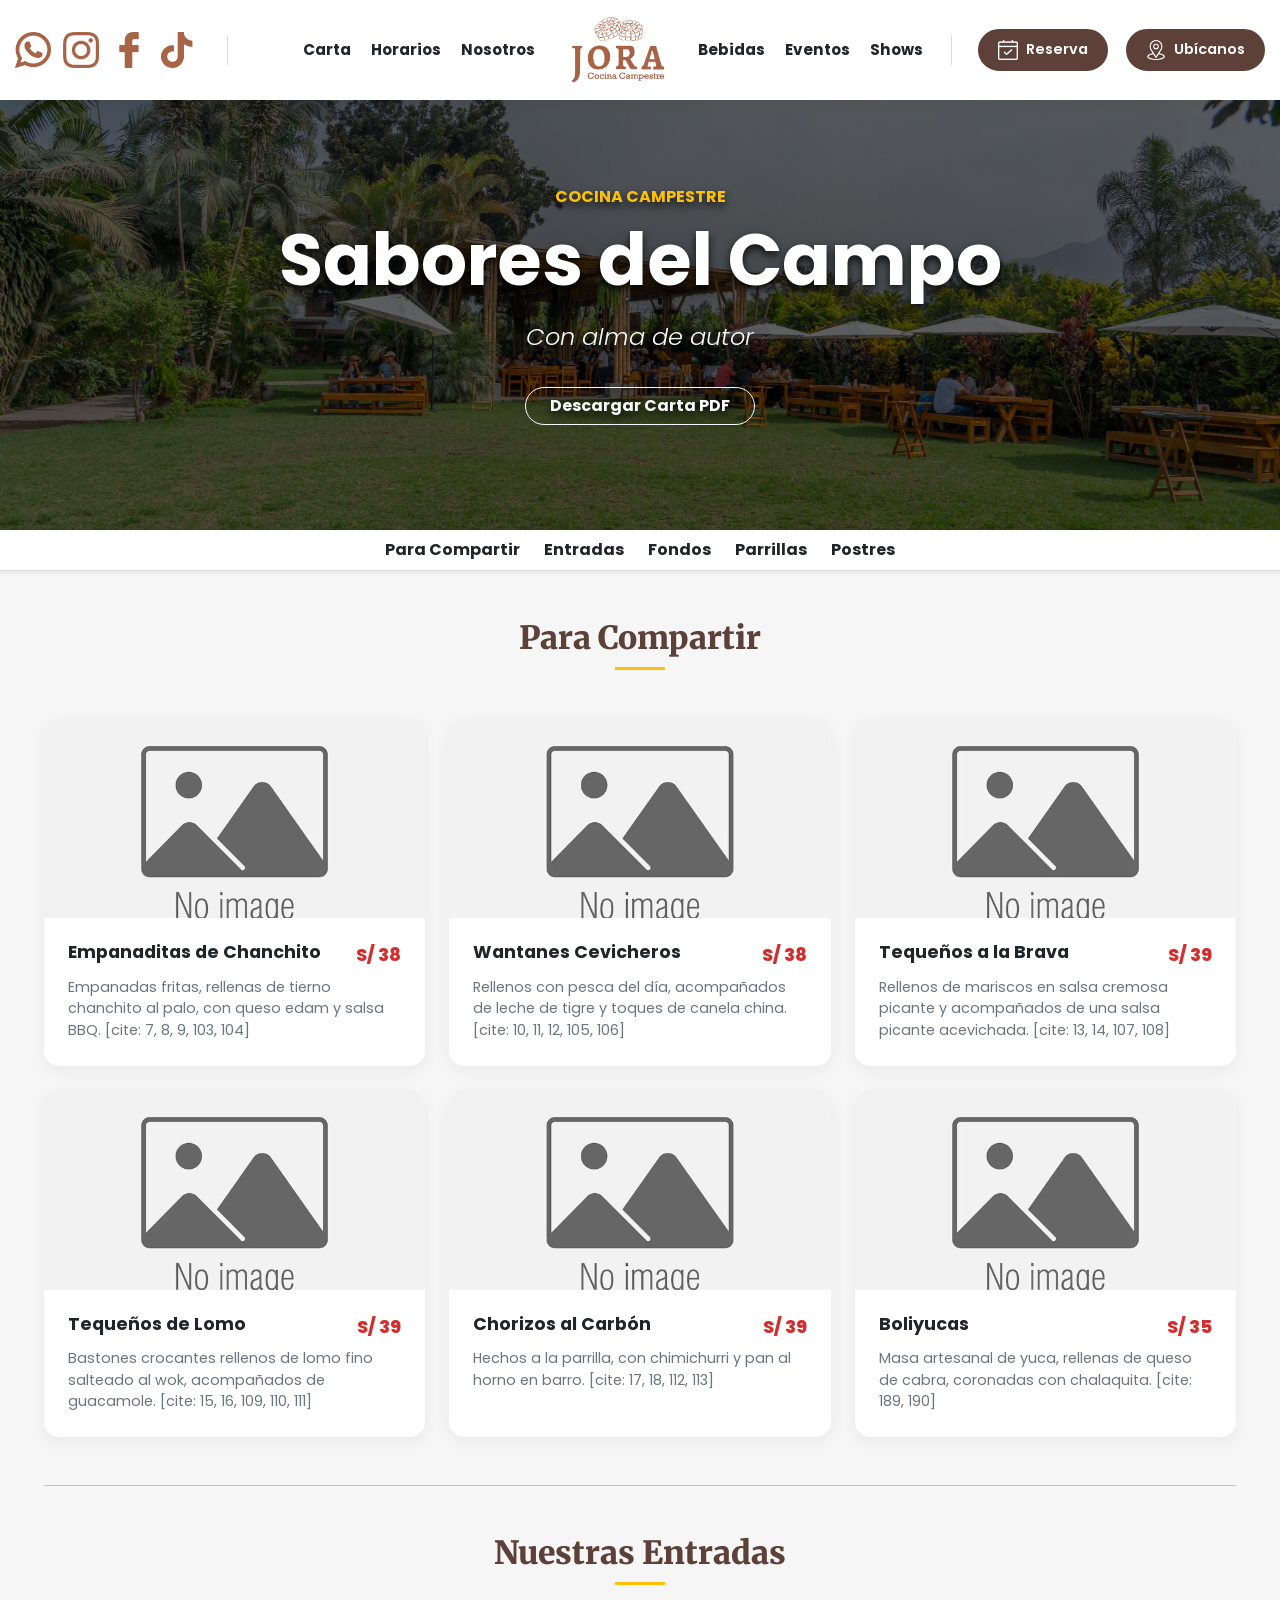
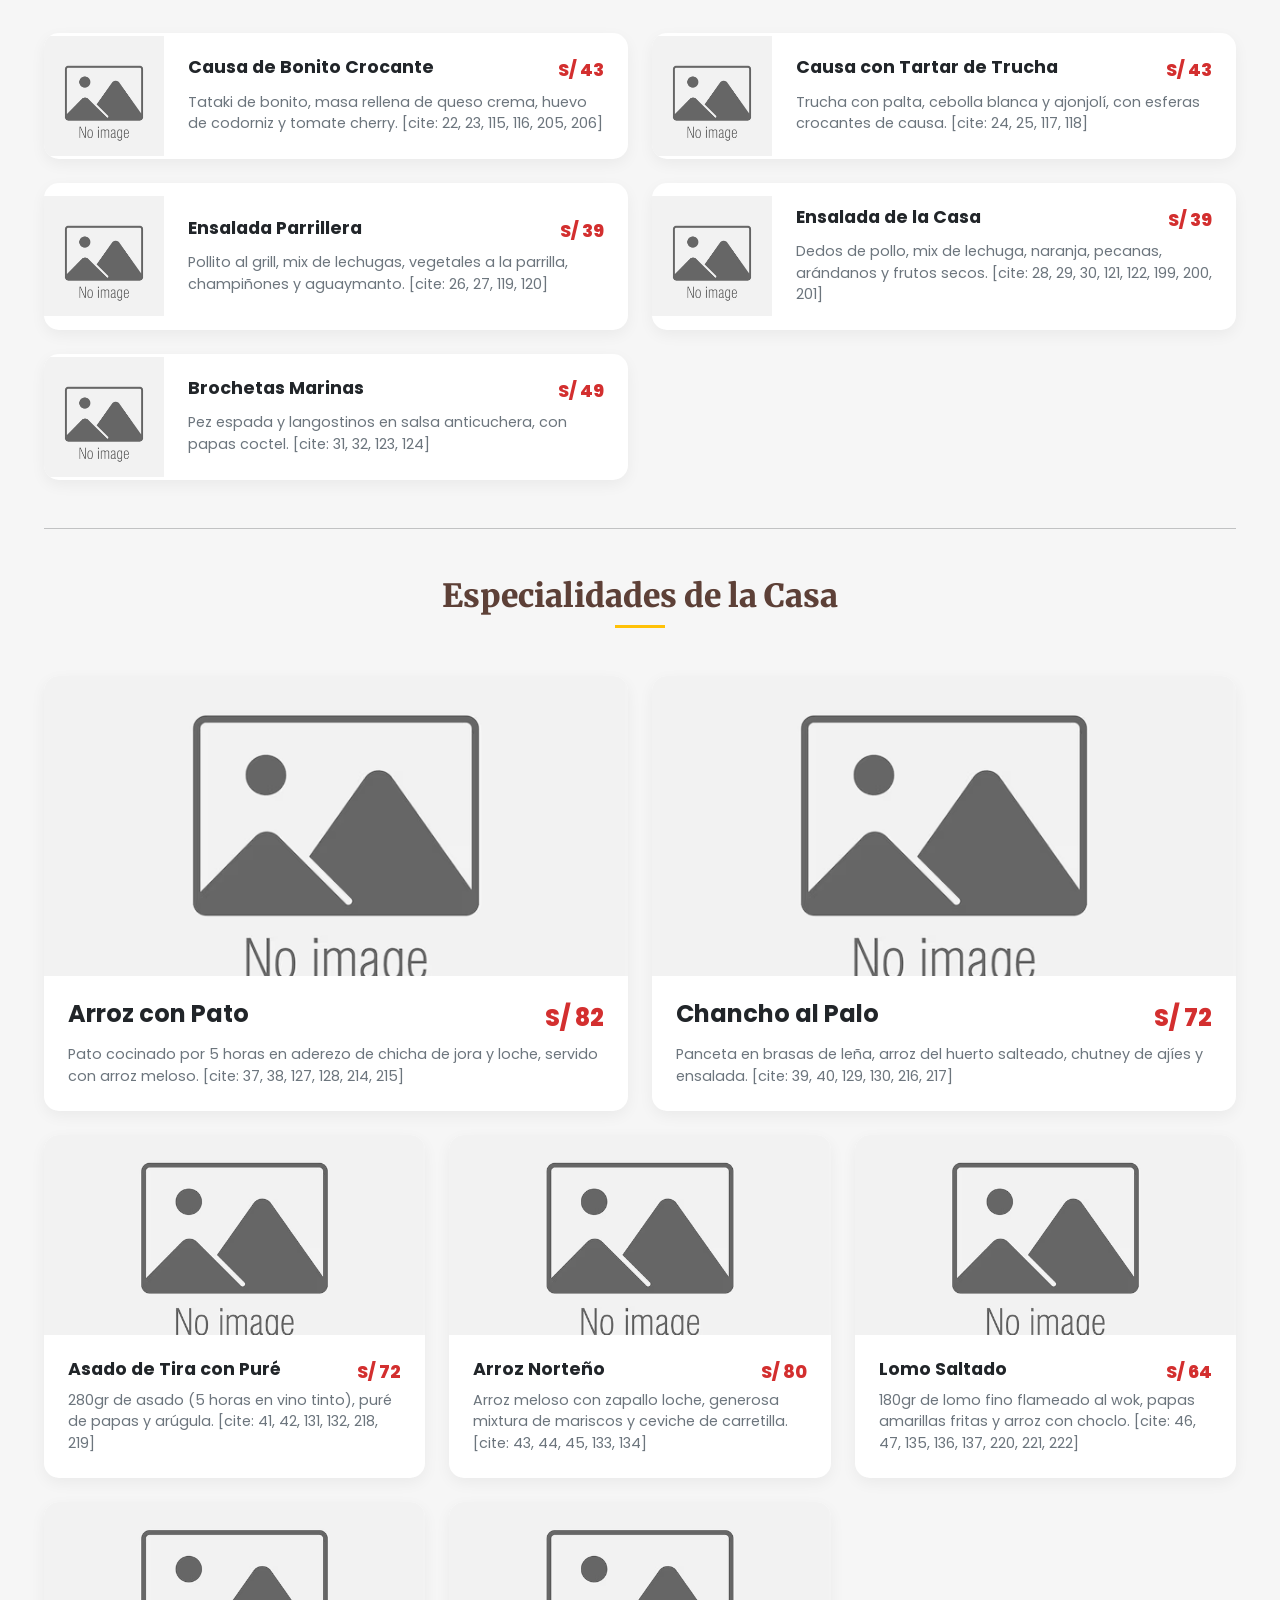
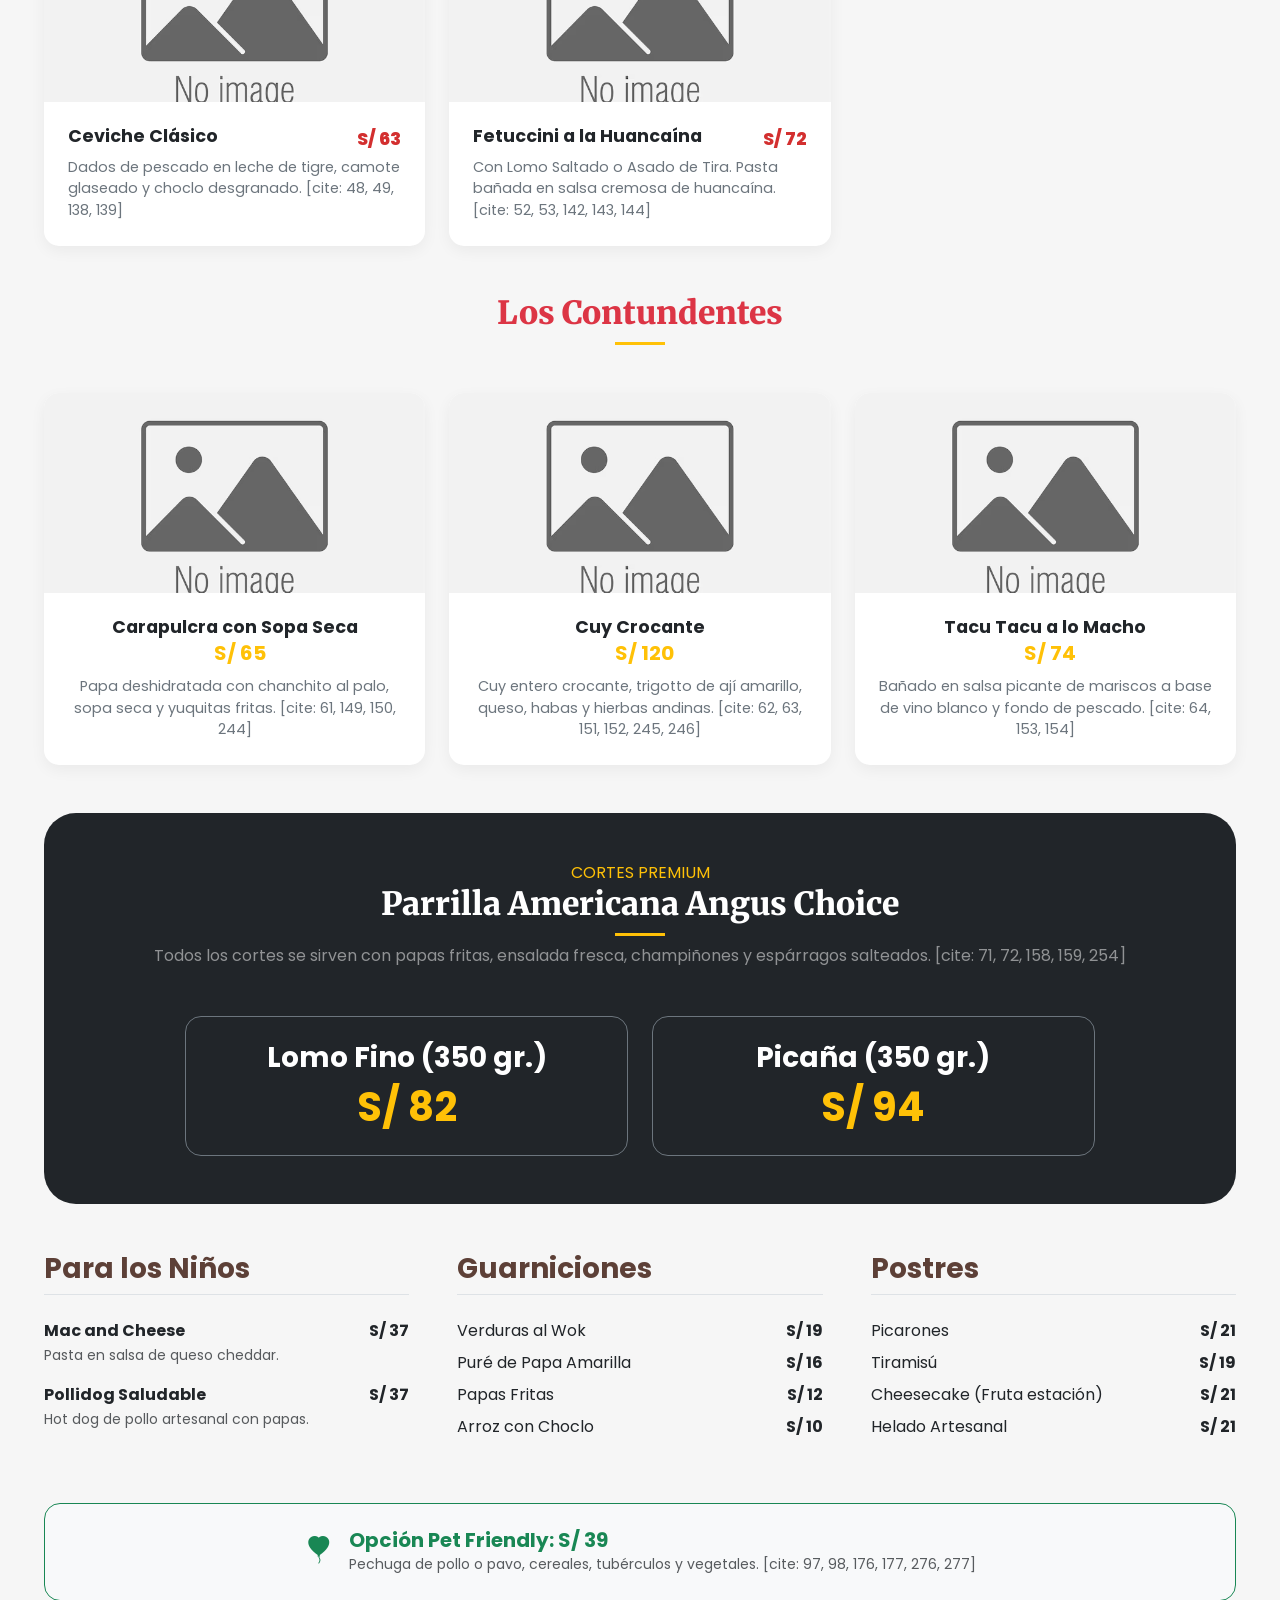
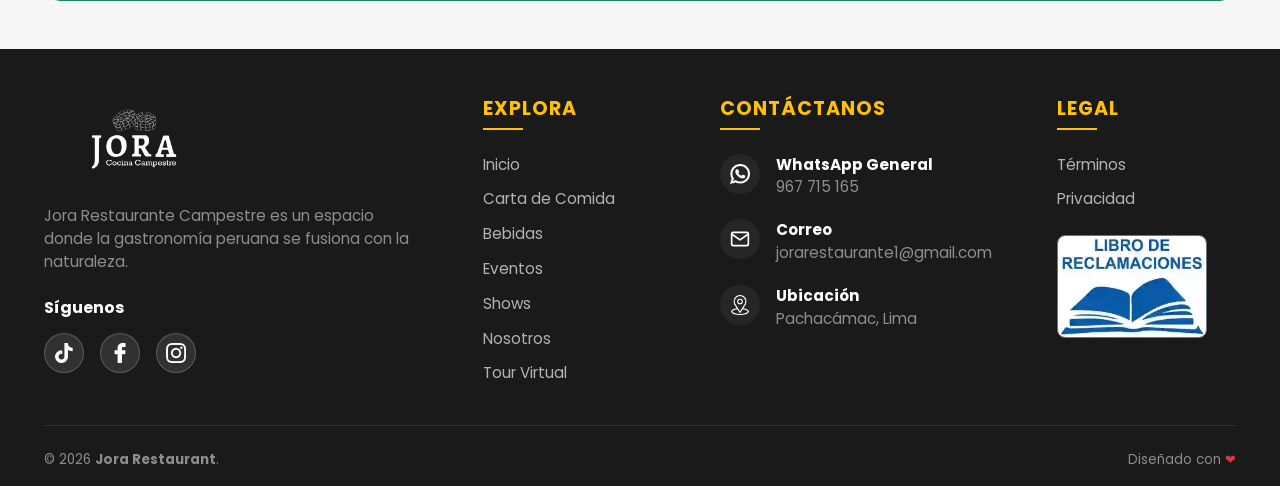
<file: pages/platos.html>
<!DOCTYPE html>
<html lang="es">
<head>
    <meta charset="UTF-8">
    <meta name="viewport" content="width=device-width, initial-scale=1.0">
    <meta name="description" content="Carta de Jora Restaurant: Cocina campestre con alma de autor en Pachacámac.">
    
    <title>Nuestra Carta - Jora Restaurant</title>

    <link href="https://cdn.jsdelivr.net/npm/bootstrap@5.3.3/dist/css/bootstrap.min.css" rel="stylesheet">
    <link rel="stylesheet" href="https://cdn.jsdelivr.net/npm/bootstrap-icons@1.11.3/font/bootstrap-icons.min.css">

    <link rel="preconnect" href="https://fonts.gstatic.com" crossorigin>
    <link href="https://fonts.googleapis.com/css2?family=Merriweather:wght@300;400;700;900&family=Poppins:wght@300;400;500;600;700;800&family=Pacifico&display=swap" rel="stylesheet">

    <link rel="icon" type="image/png" href="../assets/icons/favicon.png">

    <link rel="stylesheet" href="../assets/css/styles.css">
    <link rel="stylesheet" href="../assets/css/carta.css"> 
</head>
<body>

    <header class="site-header fixed-top transition-all" id="mainNav">
        <div class="container-fluid h-100 px-3 px-xl-4 px-xxl-3">
            <div class="desktop-view">
                <div class="header-col-left">
                    <div class="social-icons">
                        <a href="https://wa.me/51967715165" target="_blank"><img src="../assets/icons/whatsapp_icon.png" alt="WA"></a>
                        <a href="https://www.instagram.com/jorarestaurante/?hl=es" target="_blank"><img src="../assets/icons/instagram_icon.png" alt="IG"></a>
                        <a href="https://web.facebook.com/p/Jora-Restaurante-100068304454260" target="_blank"><img src="../assets/icons/facebook_icon.png" alt="FB"></a>
                        <a href="https://www.tiktok.com/@jorarestaurante" target="_blank"><img src="../assets/icons/tiktok_icon.png" alt="TK"></a>
                        <span class="nav-separator"></span>
                    </div>
                </div>
                <div class="header-col-center">
                    <nav class="nav-links-left">
                        <a href="../index.html#carta" class="active">Carta</a>
                        <a href="../index.html#visitanos">Horarios</a>
                        <a href="../index.html#nosotros">Nosotros</a>
                    </nav>
                    <a class="logo mx-xl-4 mx-3" href="../index.html">
                        <img src="../assets/icons/JORALOGOMEJOR.webp" alt="Jora Logo" id="mainLogo"> 
                    </a>
                    <nav class="nav-links-right">
                        <a href="bebidas.html">Bebidas</a>
                        <a href="eventos.html">Eventos</a>
                        <a href="shows.html">Shows</a>
                    </nav>
                </div>
                <div class="header-col-right">
                    <div class="header-ctas">
                        <span class="nav-separator me-xl-3 me-2"></span>
                        <a href="../index.html#ubicacion" class="nav-cta nav-cta-reserva me-xl-2 me-1">
                            <img src="../assets/icons/reserva_blanco.webp" alt="Reserva"><span>Reserva</span>
                        </a>
                        <a href="../index.html#ubicacion" class="nav-cta nav-cta-ubicanos">
                            <img src="../assets/icons/ubicacion_blanco.png" alt="Ubicación"><span>Ubícanos</span>
                        </a>
                    </div>
                </div>
            </div>
            <div class="mobile-view">
                <a class="logo-mobile" href="../index.html"><img src="../assets/icons/JORALOGOMEJOR.webp" alt="Jora Logo"></a>
                <button class="menu-toggle" type="button" id="menuToggleBtn">
                    <div class="hamburger-box"><span class="menu-bar"></span><span class="menu-bar"></span><span class="menu-bar"></span></div>
                </button>
            </div>
        </div>
        <div id="mobileMenu">
            <div class="mobile-menu-content">
                <ul class="list-unstyled text-center mobile-nav-list">
                    <li><a href="../index.html">Inicio</a></li>
                    <li><a href="platos.html">Carta de Comida</a></li>
                    <li><a href="bebidas.html">Bebidas</a></li>
                    <li><a href="eventos.html">Eventos</a></li>
                    <li><a href="shows.html">Shows</a></li>
                </ul>
            </div>
        </div>
    </header>

    <section class="carta-hero position-relative d-flex align-items-center justify-content-center text-center text-white" 
             style="background: linear-gradient(rgba(0,0,0,0.6), rgba(0,0,0,0.6)), url('../assets/img/foto4.webp') no-repeat center center/cover; height: 50vh; margin-top: 80px;">
        <div class="container">
            <span class="text-warning fw-bold text-uppercase tracking-wide mb-2 d-block">Cocina Campestre</span>
            <h1 class="display-2 fw-bold font-serif mb-3">Sabores del Campo</h1>
            <p class="lead fs-4 fst-italic">Con alma de autor</p>
            <a href="../assets/Documents/CARTA DICIEMBRE.pdf" download="CARTA_DICIEMBRE.pdf" class="btn btn-outline-light rounded-pill mt-3 px-4 fw-bold">Descargar Carta PDF</a>
        </div>
    </section>

    <nav id="subMenuCarta" class="sticky-top bg-white border-bottom shadow-sm py-2 d-none d-lg-block" style="z-index: 900; transition: top 0.3s ease;">
        <div class="container d-flex justify-content-center gap-4">
            <a href="#compartir" class="text-decoration-none text-dark fw-bold hover-warning">Para Compartir</a>
            <a href="#entradas" class="text-decoration-none text-dark fw-bold hover-warning">Entradas</a>
            <a href="#fondos" class="text-decoration-none text-dark fw-bold hover-warning">Fondos</a>
            <a href="#parrilla" class="text-decoration-none text-dark fw-bold hover-warning">Parrillas</a>
            <a href="#postres" class="text-decoration-none text-dark fw-bold hover-warning">Postres</a>
        </div>
    </nav>

    <div class="container container-wide py-5">

        <section id="compartir" class="mb-5 scroll-offset">
            <h2 class="menu-category-title text-center mb-5">Para Compartir</h2>
            <div class="row g-4">
                
                <div class="col-md-6 col-lg-4">
                    <div class="dish-card">
                        <div class="dish-img-container"><img src="../assets/img/noimage.avif" alt="Empanaditas" class="img-fluid"></div>
                        <div class="dish-content">
                            <div class="d-flex justify-content-between align-items-start mb-2"><h3 class="dish-title">Empanaditas de Chanchito</h3><span class="dish-price">S/ 38</span></div>
                            <p class="dish-desc">Empanadas fritas, rellenas de tierno chanchito al palo, con queso edam y salsa BBQ. [cite: 7, 8, 9, 103, 104]</p>
                        </div>
                    </div>
                </div>

                <div class="col-md-6 col-lg-4">
                    <div class="dish-card">
                        <div class="dish-img-container"><img src="../assets/img/noimage.avif" alt="Wantanes" class="img-fluid"></div>
                        <div class="dish-content">
                            <div class="d-flex justify-content-between align-items-start mb-2"><h3 class="dish-title">Wantanes Cevicheros</h3><span class="dish-price">S/ 38</span></div>
                            <p class="dish-desc">Rellenos con pesca del día, acompañados de leche de tigre y toques de canela china. [cite: 10, 11, 12, 105, 106]</p>
                        </div>
                    </div>
                </div>

                <div class="col-md-6 col-lg-4">
                    <div class="dish-card">
                        <div class="dish-img-container"><img src="../assets/img/noimage.avif" alt="Tequeños Brava" class="img-fluid"></div>
                        <div class="dish-content">
                            <div class="d-flex justify-content-between align-items-start mb-2"><h3 class="dish-title">Tequeños a la Brava</h3><span class="dish-price">S/ 39</span></div>
                            <p class="dish-desc">Rellenos de mariscos en salsa cremosa picante y acompañados de una salsa picante acevichada. [cite: 13, 14, 107, 108]</p>
                        </div>
                    </div>
                </div>

                <div class="col-md-6 col-lg-4">
                    <div class="dish-card">
                        <div class="dish-img-container"><img src="../assets/img/noimage.avif" alt="Tequeños Lomo" class="img-fluid"></div>
                        <div class="dish-content">
                            <div class="d-flex justify-content-between align-items-start mb-2"><h3 class="dish-title">Tequeños de Lomo</h3><span class="dish-price">S/ 39</span></div>
                            <p class="dish-desc">Bastones crocantes rellenos de lomo fino salteado al wok, acompañados de guacamole. [cite: 15, 16, 109, 110, 111]</p>
                        </div>
                    </div>
                </div>

                <div class="col-md-6 col-lg-4">
                    <div class="dish-card">
                        <div class="dish-img-container"><img src="../assets/img/noimage.avif" alt="Chorizos" class="img-fluid"></div>
                        <div class="dish-content">
                            <div class="d-flex justify-content-between align-items-start mb-2"><h3 class="dish-title">Chorizos al Carbón</h3><span class="dish-price">S/ 39</span></div>
                            <p class="dish-desc">Hechos a la parrilla, con chimichurri y pan al horno en barro. [cite: 17, 18, 112, 113]</p>
                        </div>
                    </div>
                </div>

                <div class="col-md-6 col-lg-4">
                    <div class="dish-card">
                        <div class="dish-img-container"><img src="../assets/img/noimage.avif" alt="Boliyucas" class="img-fluid"></div>
                        <div class="dish-content">
                            <div class="d-flex justify-content-between align-items-start mb-2"><h3 class="dish-title">Boliyucas</h3><span class="dish-price">S/ 35</span></div>
                            <p class="dish-desc">Masa artesanal de yuca, rellenas de queso de cabra, coronadas con chalaquita. [cite: 189, 190]</p>
                        </div>
                    </div>
                </div>

            </div>
        </section>

        <hr class="my-5 opacity-25">

        <section id="entradas" class="mb-5 scroll-offset">
            <h2 class="menu-category-title text-center mb-5">Nuestras Entradas</h2>
            <div class="row g-4">
                
                <div class="col-md-6">
                    <div class="dish-card horizontal">
                        <div class="dish-img-container"><img src="../assets/img/noimage.avif" alt="Causa Bonito"></div>
                        <div class="dish-content">
                            <div class="d-flex justify-content-between mb-2"><h3 class="dish-title">Causa de Bonito Crocante</h3><span class="dish-price">S/ 43</span></div>
                            <p class="dish-desc">Tataki de bonito, masa rellena de queso crema, huevo de codorniz y tomate cherry. [cite: 22, 23, 115, 116, 205, 206]</p>
                        </div>
                    </div>
                </div>

                <div class="col-md-6">
                    <div class="dish-card horizontal">
                        <div class="dish-img-container"><img src="../assets/img/noimage.avif" alt="Causa Trucha"></div>
                        <div class="dish-content">
                            <div class="d-flex justify-content-between mb-2"><h3 class="dish-title">Causa con Tartar de Trucha</h3><span class="dish-price">S/ 43</span></div>
                            <p class="dish-desc">Trucha con palta, cebolla blanca y ajonjolí, con esferas crocantes de causa. [cite: 24, 25, 117, 118]</p>
                        </div>
                    </div>
                </div>

                <div class="col-md-6">
                    <div class="dish-card horizontal">
                        <div class="dish-img-container"><img src="../assets/img/noimage.avif" alt="Ensalada Parrillera"></div>
                        <div class="dish-content">
                            <div class="d-flex justify-content-between mb-2"><h3 class="dish-title">Ensalada Parrillera</h3><span class="dish-price">S/ 39</span></div>
                            <p class="dish-desc">Pollito al grill, mix de lechugas, vegetales a la parrilla, champiñones y aguaymanto. [cite: 26, 27, 119, 120]</p>
                        </div>
                    </div>
                </div>

                <div class="col-md-6">
                    <div class="dish-card horizontal">
                        <div class="dish-img-container"><img src="../assets/img/noimage.avif" alt="Ensalada Casa"></div>
                        <div class="dish-content">
                            <div class="d-flex justify-content-between mb-2"><h3 class="dish-title">Ensalada de la Casa</h3><span class="dish-price">S/ 39</span></div>
                            <p class="dish-desc">Dedos de pollo, mix de lechuga, naranja, pecanas, arándanos y frutos secos. [cite: 28, 29, 30, 121, 122, 199, 200, 201]</p>
                        </div>
                    </div>
                </div>

                 <div class="col-md-6">
                    <div class="dish-card horizontal">
                        <div class="dish-img-container"><img src="../assets/img/noimage.avif" alt="Brochetas"></div>
                        <div class="dish-content">
                            <div class="d-flex justify-content-between mb-2"><h3 class="dish-title">Brochetas Marinas</h3><span class="dish-price">S/ 49</span></div>
                            <p class="dish-desc">Pez espada y langostinos en salsa anticuchera, con papas coctel. [cite: 31, 32, 123, 124]</p>
                        </div>
                    </div>
                </div>

            </div>
        </section>

        <hr class="my-5 opacity-25">

        <section id="fondos" class="mb-5 scroll-offset">
            <h2 class="menu-category-title text-center mb-5">Especialidades de la Casa</h2>
            <div class="row g-4">
                
                <div class="col-lg-6">
                    <div class="dish-card highlight">
                        <div class="dish-img-container" style="height: 300px;"><img src="../assets/img/noimage.avif" alt="Arroz con Pato"></div>
                        <div class="dish-content">
                            <div class="d-flex justify-content-between mb-2"><h3 class="dish-title fs-4">Arroz con Pato</h3><span class="dish-price fs-4">S/ 82</span></div>
                            <p class="dish-desc">Pato cocinado por 5 horas en aderezo de chicha de jora y loche, servido con arroz meloso. [cite: 37, 38, 127, 128, 214, 215]</p>
                        </div>
                    </div>
                </div>

                <div class="col-lg-6">
                    <div class="dish-card highlight">
                        <div class="dish-img-container" style="height: 300px;"><img src="../assets/img/noimage.avif" alt="Chancho al Palo"></div>
                        <div class="dish-content">
                            <div class="d-flex justify-content-between mb-2"><h3 class="dish-title fs-4">Chancho al Palo</h3><span class="dish-price fs-4">S/ 72</span></div>
                            <p class="dish-desc">Panceta en brasas de leña, arroz del huerto salteado, chutney de ajíes y ensalada. [cite: 39, 40, 129, 130, 216, 217]</p>
                        </div>
                    </div>
                </div>

                <div class="col-md-6 col-lg-4">
                    <div class="dish-card">
                        <div class="dish-img-container"><img src="../assets/img/noimage.avif" alt="Asado de Tira"></div>
                        <div class="dish-content">
                            <div class="d-flex justify-content-between mb-1"><h3 class="dish-title">Asado de Tira con Puré</h3><span class="dish-price">S/ 72</span></div>
                            <p class="dish-desc">280gr de asado (5 horas en vino tinto), puré de papas y arúgula. [cite: 41, 42, 131, 132, 218, 219]</p>
                        </div>
                    </div>
                </div>

                <div class="col-md-6 col-lg-4">
                    <div class="dish-card">
                        <div class="dish-img-container"><img src="../assets/img/noimage.avif" alt="Arroz Norteño"></div>
                        <div class="dish-content">
                            <div class="d-flex justify-content-between mb-1"><h3 class="dish-title">Arroz Norteño</h3><span class="dish-price">S/ 80</span></div>
                            <p class="dish-desc">Arroz meloso con zapallo loche, generosa mixtura de mariscos y ceviche de carretilla. [cite: 43, 44, 45, 133, 134]</p>
                        </div>
                    </div>
                </div>

                <div class="col-md-6 col-lg-4">
                    <div class="dish-card">
                        <div class="dish-img-container"><img src="../assets/img/noimage.avif" alt="Lomo Saltado"></div>
                        <div class="dish-content">
                            <div class="d-flex justify-content-between mb-1"><h3 class="dish-title">Lomo Saltado</h3><span class="dish-price">S/ 64</span></div>
                            <p class="dish-desc">180gr de lomo fino flameado al wok, papas amarillas fritas y arroz con choclo. [cite: 46, 47, 135, 136, 137, 220, 221, 222]</p>
                        </div>
                    </div>
                </div>

                <div class="col-md-6 col-lg-4">
                    <div class="dish-card">
                        <div class="dish-img-container"><img src="../assets/img/noimage.avif" alt="Ceviche Clásico"></div>
                        <div class="dish-content">
                            <div class="d-flex justify-content-between mb-1"><h3 class="dish-title">Ceviche Clásico</h3><span class="dish-price">S/ 63</span></div>
                            <p class="dish-desc">Dados de pescado en leche de tigre, camote glaseado y choclo desgranado. [cite: 48, 49, 138, 139]</p>
                        </div>
                    </div>
                </div>

                 <div class="col-md-6 col-lg-4">
                    <div class="dish-card">
                        <div class="dish-img-container"><img src="../assets/img/noimage.avif" alt="Fetuccini Huancaína"></div>
                        <div class="dish-content">
                            <div class="d-flex justify-content-between mb-1"><h3 class="dish-title">Fetuccini a la Huancaína</h3><span class="dish-price">S/ 72</span></div>
                            <p class="dish-desc">Con Lomo Saltado o Asado de Tira. Pasta bañada en salsa cremosa de huancaína. [cite: 52, 53, 142, 143, 144]</p>
                        </div>
                    </div>
                </div>

            </div>
        </section>
        
        <section id="contundentes" class="mb-5">
             <h2 class="menu-category-title text-center mb-5 text-danger">Los Contundentes</h2>
             <div class="row g-4">
                <div class="col-md-4">
                    <div class="dish-card">
                        <div class="dish-img-container"><img src="../assets/img/noimage.avif" alt="Carapulcra"></div>
                        <div class="dish-content text-center">
                            <h3 class="dish-title">Carapulcra con Sopa Seca</h3>
                            <span class="dish-price d-block mb-2 text-warning fs-5 fw-bold">S/ 65</span>
                            <p class="dish-desc">Papa deshidratada con chanchito al palo, sopa seca y yuquitas fritas. [cite: 61, 149, 150, 244]</p>
                        </div>
                    </div>
                </div>
                <div class="col-md-4">
                    <div class="dish-card">
                        <div class="dish-img-container"><img src="../assets/img/noimage.avif" alt="Cuy Crocante"></div>
                        <div class="dish-content text-center">
                            <h3 class="dish-title">Cuy Crocante</h3>
                            <span class="dish-price d-block mb-2 text-warning fs-5 fw-bold">S/ 120</span>
                            <p class="dish-desc">Cuy entero crocante, trigotto de ají amarillo, queso, habas y hierbas andinas. [cite: 62, 63, 151, 152, 245, 246]</p>
                        </div>
                    </div>
                </div>
                <div class="col-md-4">
                    <div class="dish-card">
                        <div class="dish-img-container"><img src="../assets/img/noimage.avif" alt="Tacu Tacu"></div>
                        <div class="dish-content text-center">
                            <h3 class="dish-title">Tacu Tacu a lo Macho</h3>
                            <span class="dish-price d-block mb-2 text-warning fs-5 fw-bold">S/ 74</span>
                            <p class="dish-desc">Bañado en salsa picante de mariscos a base de vino blanco y fondo de pescado. [cite: 64, 153, 154]</p>
                        </div>
                    </div>
                </div>
             </div>
        </section>

        <section id="parrilla" class="mb-5 bg-dark text-white rounded-5 p-5">
            <div class="text-center mb-5">
                <span class="text-warning text-uppercase ls-1">Cortes Premium</span>
                <h2 class="menu-category-title text-white">Parrilla Americana Angus Choice</h2>
                <p class="text-white-50">Todos los cortes se sirven con papas fritas, ensalada fresca, champiñones y espárragos salteados. [cite: 71, 72, 158, 159, 254]</p>
            </div>
            <div class="row justify-content-center g-4">
                <div class="col-md-5">
                    <div class="border border-secondary rounded-4 p-4 text-center hover-bg-dark-light">
                        <h3 class="fw-bold mb-2">Lomo Fino (350 gr.)</h3>
                        <span class="display-6 text-warning fw-bold">S/ 82</span>
                    </div>
                    </div>
                <div class="col-md-5">
                    <div class="border border-secondary rounded-4 p-4 text-center hover-bg-dark-light">
                        <h3 class="fw-bold mb-2">Picaña (350 gr.)</h3>
                        <span class="display-6 text-warning fw-bold">S/ 94</span>
                    </div>
                    </div>
            </div>
        </section>

        <div class="row g-5">
            
            <div class="col-lg-4">
                <h3 class="fw-bold text-brown mb-4 border-bottom pb-2">Para los Niños</h3>
                <div class="mb-3 d-flex justify-content-between">
                    <div>
                        <strong class="d-block">Mac and Cheese</strong>
                        <small class="text-muted">Pasta en salsa de queso cheddar.</small>
                    </div>
                    <span class="fw-bold text-dark">S/ 37</span>
                </div>
                <div class="mb-3 d-flex justify-content-between">
                    <div>
                        <strong class="d-block">Pollidog Saludable</strong>
                        <small class="text-muted">Hot dog de pollo artesanal con papas.</small>
                    </div>
                    <span class="fw-bold text-dark">S/ 37</span>
                </div>
                </div>

            <div class="col-lg-4">
                <h3 class="fw-bold text-brown mb-4 border-bottom pb-2">Guarniciones</h3>
                <ul class="list-unstyled">
                    <li class="d-flex justify-content-between mb-2"><span>Verduras al Wok</span> <strong>S/ 19</strong></li> <li class="d-flex justify-content-between mb-2"><span>Puré de Papa Amarilla</span> <strong>S/ 16</strong></li> <li class="d-flex justify-content-between mb-2"><span>Papas Fritas</span> <strong>S/ 12</strong></li> <li class="d-flex justify-content-between mb-2"><span>Arroz con Choclo</span> <strong>S/ 10</strong></li> </ul>
            </div>

            <div class="col-lg-4" id="postres">
                <h3 class="fw-bold text-brown mb-4 border-bottom pb-2">Postres</h3>
                <ul class="list-unstyled">
                    <li class="d-flex justify-content-between mb-2"><span>Picarones</span> <strong>S/ 21</strong></li> <li class="d-flex justify-content-between mb-2"><span>Tiramisú</span> <strong>S/ 19</strong></li> <li class="d-flex justify-content-between mb-2"><span>Cheesecake (Fruta estación)</span> <strong>S/ 21</strong></li> <li class="d-flex justify-content-between mb-2"><span>Helado Artesanal</span> <strong>S/ 21</strong></li> </ul>
            </div>

        </div>

        <div class="mt-5 p-4 bg-light rounded-4 border border-success d-flex align-items-center justify-content-center gap-3">
            <i class="bi bi-balloon-heart-fill text-success fs-3"></i>
            <div>
                <h5 class="fw-bold mb-0 text-success">Opción Pet Friendly: S/ 39</h5>
                <small class="text-muted">Pechuga de pollo o pavo, cereales, tubérculos y vegetales. [cite: 97, 98, 176, 177, 276, 277]</small>
            </div>
        </div>

    </div>

    <footer class="site-footer bg-dark pt-5 pb-3">
        <div class="container container-wide">
            <div class="row g-4 justify-content-between">
                <div class="col-12 col-md-6 col-lg-4 mb-4 mb-md-0 text-center text-md-start">
                    <a href="../index.html" class="d-block mb-4 footer-logo mx-auto mx-md-0">
                        <img src="../assets/img/jora_blanco.png" alt="Jora Restaurant Logo" width="180">
                    </a>
                    <p class="text-white-50 mb-4">
                        Jora Restaurante Campestre es un espacio donde la gastronomía peruana se fusiona con la naturaleza.
                    </p>
                    <h5 class="text-white mb-3 footer-title-sm">Síguenos</h5>
                    <div class="footer-social-links d-flex gap-3 justify-content-center justify-content-md-start">
                        <a href="https://www.tiktok.com/@jorarestaurante" target="_blank" class="footer-social-btn tiktok"><img src="../assets/icons/tiktok_icon.png" alt="TK"></a>
                        <a href="https://web.facebook.com/p/Jora-Restaurante-100068304454260" target="_blank" class="footer-social-btn facebook"><img src="../assets/icons/facebook_icon.png" alt="FB"></a>
                        <a href="https://www.instagram.com/jorarestaurante/?hl=es" target="_blank" class="footer-social-btn instagram"><img src="../assets/icons/instagram_icon.png" alt="IG"></a>
                    </div>
                </div>
                <div class="col-12 col-md-6 col-lg-2 mb-4 mb-lg-0 text-center text-md-start">
                    <h4 class="footer-title mb-4">Explora</h4>
                    <ul class="list-unstyled footer-links">
                        <li><a href="../index.html">Inicio</a></li>
                        <li><a href="platos.html">Carta de Comida</a></li>
                        <li><a href="bebidas.html">Bebidas</a></li>
                        <li><a href="eventos.html">Eventos</a></li>
                        <li><a href="shows.html">Shows</a></li>
                        <li><a href="../index.html#nosotros">Nosotros</a></li>
                        <li><a href="tour_virtual.html">Tour Virtual</a></li>
                    </ul>
                </div>
                <div class="col-12 col-md-6 col-lg-3 mb-4 mb-lg-0 text-center text-md-start">
                    <h4 class="footer-title mb-4">Contáctanos</h4>
                    <ul class="list-unstyled footer-contact-list">
                        <li><a href="https://wa.me/51967715165" target="_blank" class="d-flex align-items-start gap-3 justify-content-center justify-content-md-start"><div class="contact-icon"><img src="../assets/icons/whatsapp_icon.png" alt="Tel"></div><div class="text-start"><span class="d-block text-white fw-bold">WhatsApp General</span><span class="text-white-50">967 715 165</span></div></a></li>
                        <li><a href="mailto:jorarestaurante1@gmail.com" class="d-flex align-items-start gap-3 justify-content-center justify-content-md-start"><div class="contact-icon"><svg xmlns="http://www.w3.org/2000/svg" width="24" height="24" viewBox="0 0 24 24" fill="none" stroke="#ffffff" stroke-width="2" stroke-linecap="round" stroke-linejoin="round"><path d="M4 4h16c1.1 0 2 .9 2 2v12c0 1.1-.9 2-2 2H4c-1.1 0-2-.9-2-2V6c0-1.1.9-2 2-2z"></path><polyline points="22,6 12,13 2,6"></polyline></svg></div><div class="text-start"><span class="d-block text-white fw-bold">Correo</span><span class="text-white-50 text-truncate" style="max-width: 150px;">jorarestaurante1@gmail.com</span></div></a></li>
                        <li><a href="https://www.google.com/maps/search/?api=1&query=Jora+Restaurante+Pachacamac" target="_blank" class="d-flex align-items-start gap-3 justify-content-center justify-content-md-start"><div class="contact-icon"><img src="../assets/icons/ubicacion_blanco.png" alt="Ubi"></div><div class="text-start"><span class="d-block text-white fw-bold">Ubicación</span><span class="text-white-50">Pachacámac, Lima</span></div></a></li>
                    </ul>
                </div>
                <div class="col-12 col-md-6 col-lg-2 text-center text-md-start">
                    <h4 class="footer-title mb-4">Legal</h4>
                    <ul class="list-unstyled footer-links mb-4">
                        <li><a href="#">Términos</a></li>
                        <li><a href="#">Privacidad</a></li>
                    </ul>
                    <div class="libro-reclamaciones-block"><a href="reclamaciones.html" class="d-block mx-auto mx-md-0" style="max-width: 150px;"><img src="../assets/img/librodereclamaciones.webp" alt="Libro" class="img-fluid rounded-3 border border-secondary"></a></div>
                </div>
            </div>
            <hr class="border-secondary my-4 opacity-25">
            <div class="row align-items-center">
                <div class="col-md-6 text-center text-md-start"><p class="text-white-50 small mb-0">© <span id="year">2026</span> <strong>Jora Restaurant</strong>.</p></div>
                <div class="col-md-6 text-center text-md-end d-none d-md-block"><p class="text-white-50 small mb-0">Diseñado con <span class="text-danger">❤</span></p></div>
            </div>
        </div>
    </footer>

    <script src="https://cdn.jsdelivr.net/npm/bootstrap@5.3.3/dist/js/bootstrap.bundle.min.js"></script>
    <script src="../assets/js/main.js"></script>
    
    <script>
        function ajustarSubMenu() {
            const header = document.getElementById('mainNav');
            const subMenu = document.getElementById('subMenuCarta');
            
            if (header && subMenu) {
                subMenu.style.top = header.offsetHeight + 'px';
            }
        }

        window.addEventListener('scroll', ajustarSubMenu);
        window.addEventListener('resize', ajustarSubMenu);
        document.addEventListener('DOMContentLoaded', ajustarSubMenu);
        document.getElementById('year').textContent = new Date().getFullYear();
    </script>
</body>
</html>
</file>
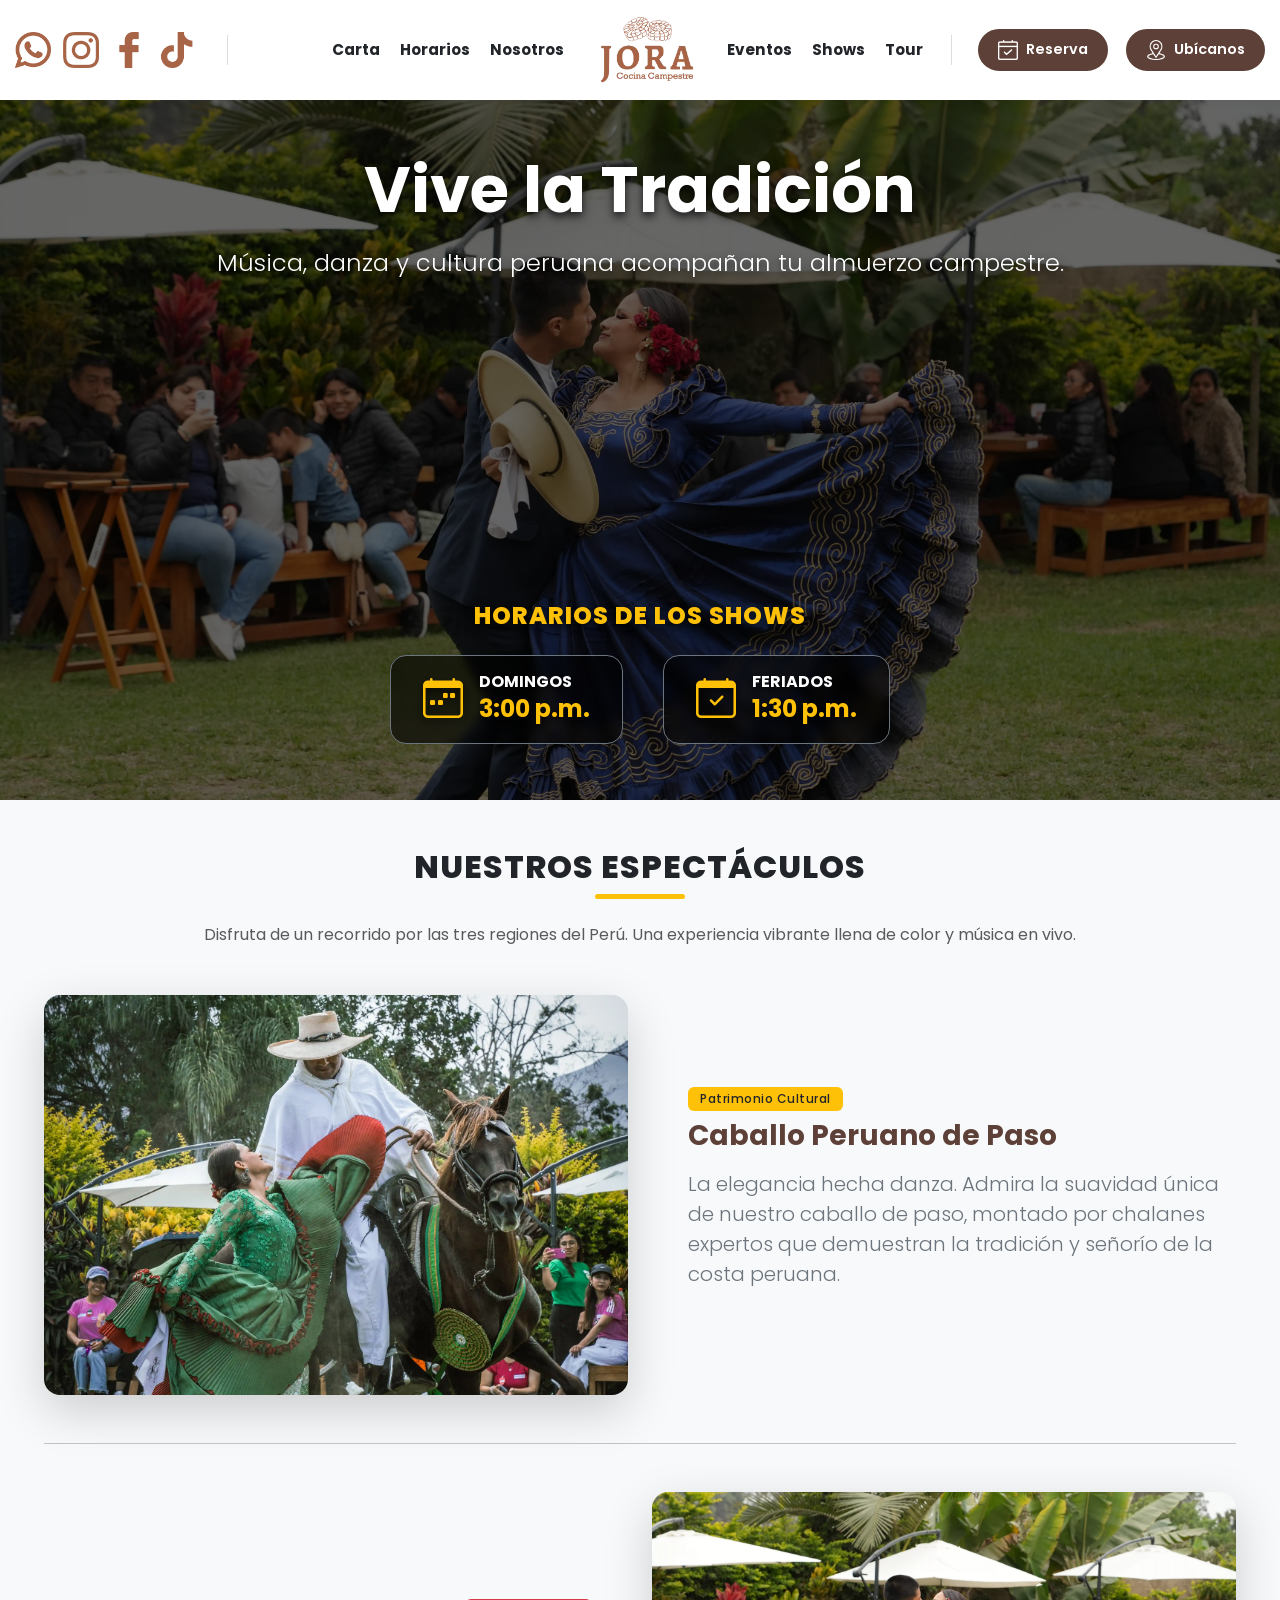
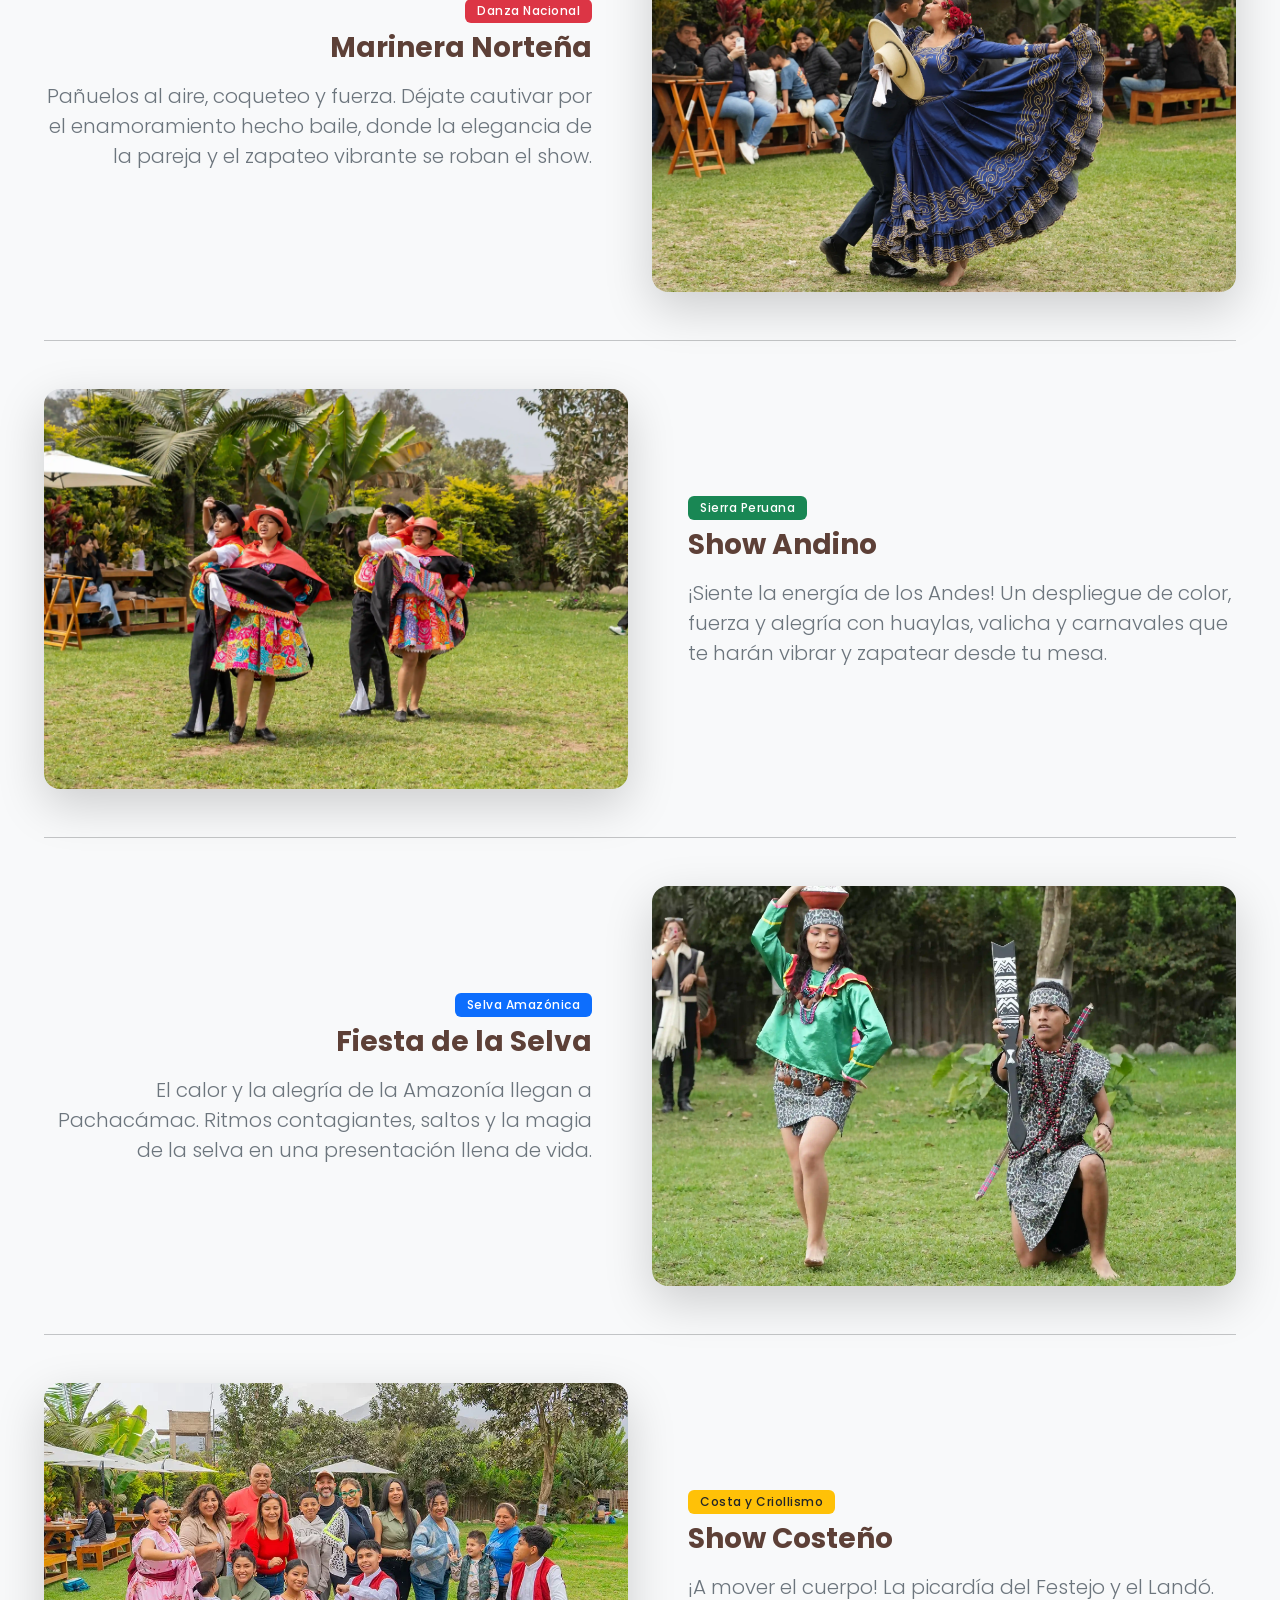
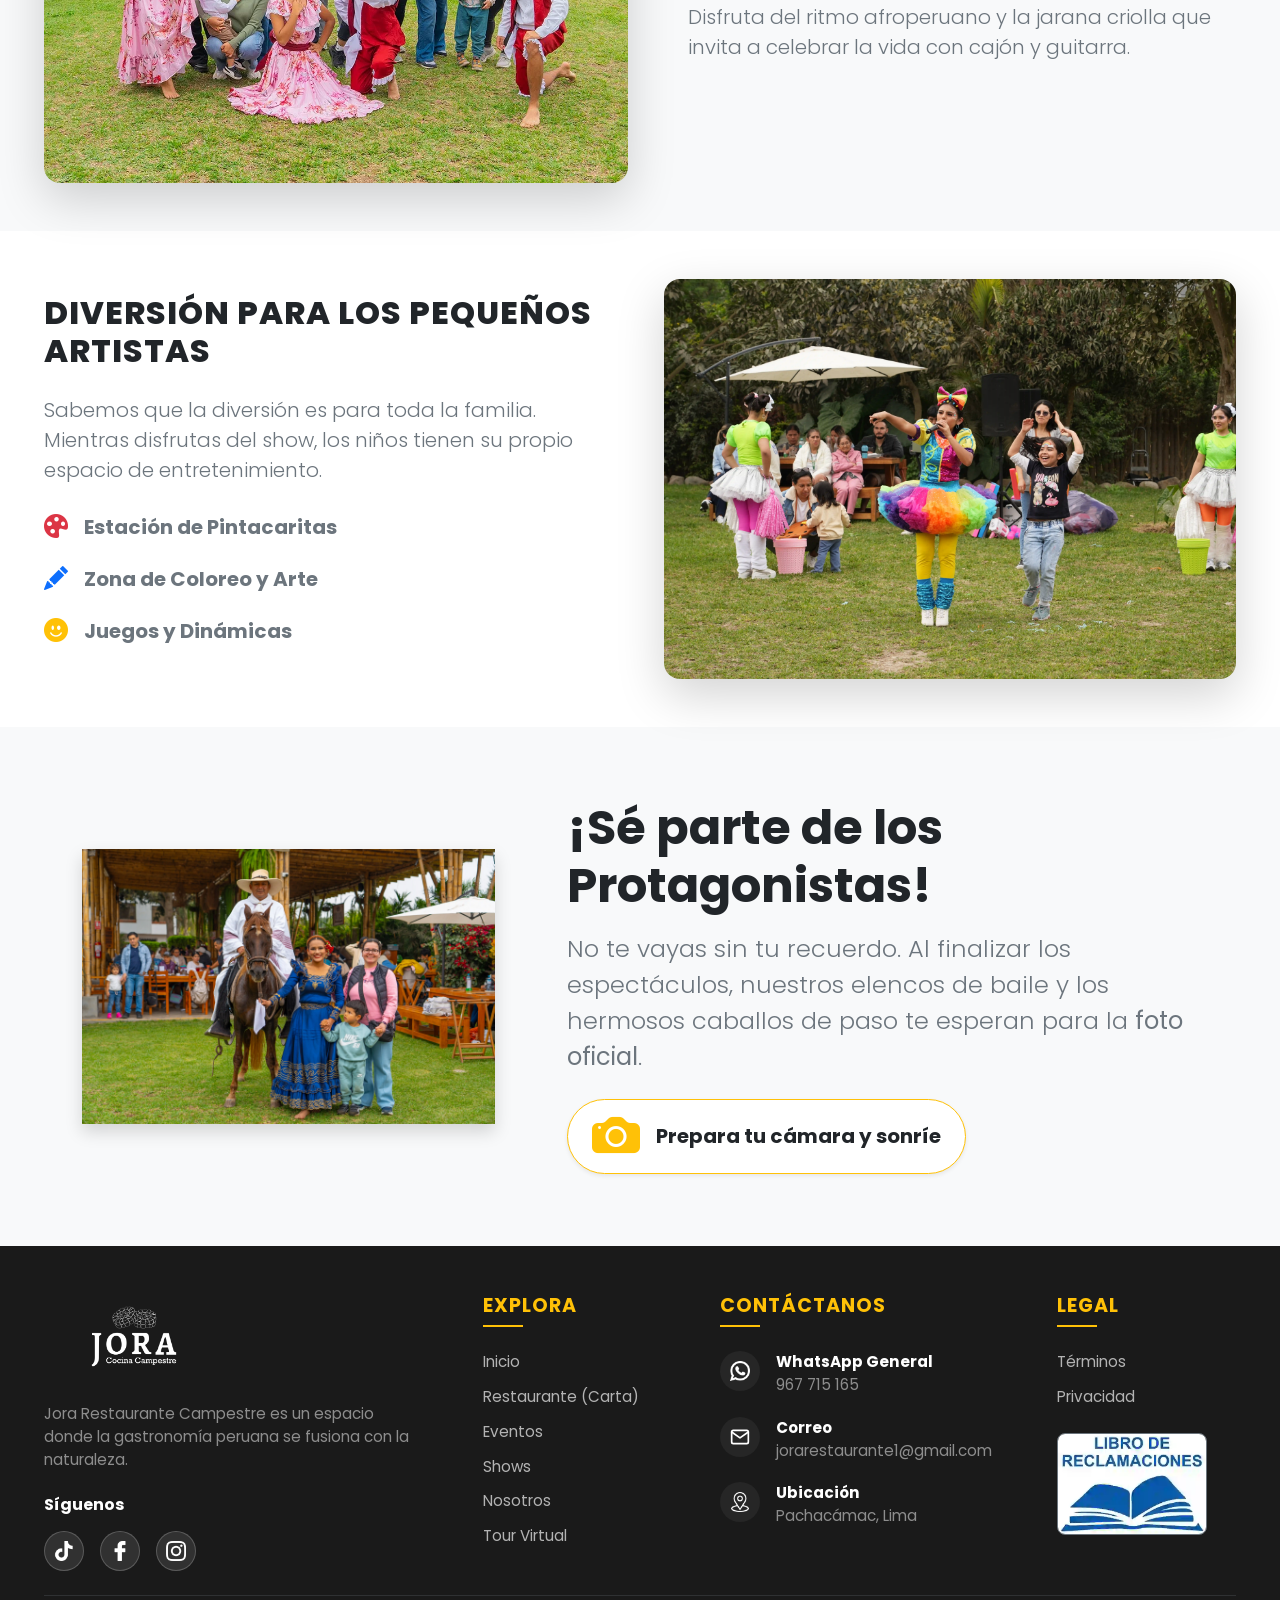
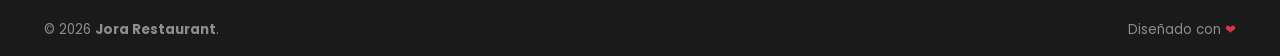
<file: pages/shows.html>
<!DOCTYPE html>
<html lang="es">
<head>
    <meta charset="UTF-8">
    <meta name="viewport" content="width=device-width, initial-scale=1.0">
    <meta name="description" content="Shows en vivo en Jora Restaurant: Caballos de Paso, Marinera, Danzas de la Selva y Sierra.">
    
    <title>Nuestros Shows - Jora Restaurant</title>

    <link href="https://cdn.jsdelivr.net/npm/bootstrap@5.3.3/dist/css/bootstrap.min.css" rel="stylesheet">
    <link rel="stylesheet" href="https://cdn.jsdelivr.net/npm/bootstrap-icons@1.11.3/font/bootstrap-icons.min.css">

    <link rel="preconnect" href="https://fonts.gstatic.com" crossorigin>
    <link href="https://fonts.googleapis.com/css2?family=Merriweather:wght@300;400;700;900&family=Poppins:wght@300;400;500;600;700;800&family=Pacifico&display=swap" rel="stylesheet">

    <link rel="icon" type="image/png" href="../assets/icons/favicon.png">

    <link rel="stylesheet" href="../assets/css/styles.css">
    <link rel="stylesheet" href="../assets/css/shows.css"> 
</head>
<body>

    <header class="site-header fixed-top transition-all" id="mainNav">
        <div class="container-fluid h-100 px-3 px-xl-4 px-xxl-3">
            <div class="desktop-view">
                <div class="header-col-left">
                    <div class="social-icons">
                        <a href="https://wa.me/51967715165" target="_blank"><img src="../assets/icons/whatsapp_icon.png" alt="WA"></a>
                        <a href="https://www.instagram.com/jorarestaurante/?hl=es" target="_blank"><img src="../assets/icons/instagram_icon.png" alt="IG"></a>
                        <a href="https://web.facebook.com/p/Jora-Restaurante-100068304454260/?locale=es_LA&_rdc=1&_rdr#" target="_blank"><img src="../assets/icons/facebook_icon.png" alt="FB"></a>
                        <a href="https://www.tiktok.com/@jorarestaurante" target="_blank"><img src="../assets/icons/tiktok_icon.png" alt="TK"></a>
                        <span class="nav-separator"></span>
                    </div>
                </div>
                <div class="header-col-center">
                    <nav class="nav-links-left">
                        <a href="../index.html#carta">Carta</a>
                        <a href="../index.html#visitanos">Horarios</a>
                        <a href="../index.html#nosotros">Nosotros</a>
                    </nav>
                    <a class="logo mx-xl-4 mx-3" href="../index.html">
                        <img src="../assets/icons/JORALOGOMEJOR.webp" alt="Jora Logo" id="mainLogo"> 
                    </a>
                    <nav class="nav-links-right">
                        <a href="eventos.html">Eventos</a>
                        <a href="shows.html" class="active">Shows</a>
                        <a href="tour_virtual.html">Tour</a>
                    </nav>
                </div>
                <div class="header-col-right">
                    <div class="header-ctas">
                        <span class="nav-separator me-xl-3 me-2"></span>
                        <a href="../index.html#ubicacion" class="nav-cta nav-cta-reserva me-xl-2 me-1">
                            <img src="../assets/icons/reserva_blanco.webp" alt="Reserva"><span>Reserva</span>
                        </a>
                        <a href="../index.html#ubicacion" class="nav-cta nav-cta-ubicanos">
                            <img src="../assets/icons/ubicacion_blanco.png" alt="Ubicación"><span>Ubícanos</span>
                        </a>
                    </div>
                </div>
            </div>
            <div class="mobile-view">
                <a class="logo-mobile" href="../index.html"><img src="../assets/icons/JORALOGOMEJOR.webp" alt="Jora Logo"></a>
                <button class="menu-toggle" type="button" id="menuToggleBtn">
                    <div class="hamburger-box"><span class="menu-bar"></span><span class="menu-bar"></span><span class="menu-bar"></span></div>
                </button>
            </div>
        </div>
        <div id="mobileMenu">
            <div class="mobile-menu-content">
                <div class="mobile-social-row">
                    <a href="https://wa.me/51967715165" target="_blank"><img src="../assets/icons/whatsapp_icon.png" alt="WA"></a>
                    <a href="https://www.instagram.com/jorarestaurante/?hl=es" target="_blank"><img src="../assets/icons/instagram_icon.png" alt="IG"></a>
                    <a href="https://web.facebook.com/p/Jora-Restaurante-100068304454260/?locale=es_LA&_rdc=1&_rdr#" target="_blank"><img src="../assets/icons/facebook_icon.png" alt="FB"></a>
                    <a href="https://www.tiktok.com/@jorarestaurante" target="_blank"><img src="../assets/icons/tiktok_icon.png" alt="TK"></a>
                </div>
                <ul class="list-unstyled text-center mobile-nav-list">
                    <li><a href="../index.html">Inicio</a></li>
                    <li><a href="../index.html#carta">Carta</a></li>
                    <li><a href="../index.html#visitanos">Horarios</a></li>
                    <li><a href="shows.html">Shows</a></li>
                    <li><a href="../index.html#nosotros">Nosotros</a></li>
                    <li><a href="eventos.html">Eventos</a></li>
                    <li><a href="tour_virtual.html">Tour</a></li>
                </ul>
                <div class="mobile-cta-container"><a href="../index.html#ubicacion" class="mobile-cta-btn">Reserva</a></div>
            </div>
        </div>
    </header>

    <section class="shows-hero position-relative text-center text-white" 
             style="background: linear-gradient(rgba(0,0,0,0.6), rgba(0,0,0,0.6)), url('../assets/img/marinera1.webp') no-repeat center top/cover; height: 80vh; margin-top: 80px;">
        
        <div class="container h-100 d-flex flex-column justify-content-between py-5">
            
            <div class="mt-4">
                <h1 class="display-3 fw-bold font-serif mb-3">Vive la Tradición</h1>
                <p class="lead fs-4 mb-0">Música, danza y cultura peruana acompañan tu almuerzo campestre.</p>
            </div>

            <div class="mb-2">
                <h2 class="section-title text-warning mb-4 fs-4">Horarios de los Shows</h2>
                <div class="row justify-content-center gap-3">
                    
                    <div class="col-md-auto">
                        <div class="p-3 rounded-4 border border-secondary" style="background-color: rgba(0,0,0,0.6); backdrop-filter: blur(5px);">
                            <div class="d-flex align-items-center gap-3 px-3">
                                <i class="bi bi-calendar-week display-6 text-warning"></i>
                                <div class="text-start">
                                    <h3 class="h6 fw-bold text-uppercase ls-1 mb-0 text-white">Domingos</h3>
                                    <p class="fs-4 fw-bold mb-0 text-warning">3:00 p.m.</p>
                                </div>
                            </div>
                        </div>
                    </div>

                    <div class="col-md-auto">
                        <div class="p-3 rounded-4 border border-secondary" style="background-color: rgba(0,0,0,0.6); backdrop-filter: blur(5px);">
                            <div class="d-flex align-items-center gap-3 px-3">
                                <i class="bi bi-calendar-check display-6 text-warning"></i>
                                <div class="text-start">
                                    <h3 class="h6 fw-bold text-uppercase ls-1 mb-0 text-white">Feriados</h3>
                                    <p class="fs-4 fw-bold mb-0 text-warning">1:30 p.m.</p>
                                </div>
                            </div>
                        </div>
                    </div>

                </div>
            </div>

        </div>
    </section>
    <section class="py-5 bg-light">
        <div class="container container-wide">
            
            <div class="text-center mb-5">
                <h2 class="section-title text-dark">Nuestros Espectáculos</h2>
                <div class="visit-divider mx-auto mb-4"></div>
                <p class="text-muted w-75 mx-auto">
                    Disfruta de un recorrido por las tres regiones del Perú. Una experiencia vibrante llena de color y música en vivo.
                </p>
            </div>

            <div class="row align-items-center mb-5 show-card">
                <div class="col-lg-6 mb-4 mb-lg-0">
                    <img src="../assets/img/caballodepaso2.webp" class="img-fluid rounded-4 shadow-lg w-100 object-fit-cover" style="height: 400px;" alt="Caballo de Paso Peruano">
                </div>
                <div class="col-lg-6 ps-lg-5">
                    <span class="badge bg-warning text-dark mb-2">Patrimonio Cultural</span>
                    <h3 class="fw-bold text-brown mb-3">Caballo Peruano de Paso</h3>
                    <p class="text-secondary lead">
                        La elegancia hecha danza. Admira la suavidad única de nuestro caballo de paso, montado por chalanes expertos que demuestran la tradición y señorío de la costa peruana.
                    </p>
                </div>
            </div>

            <hr class="my-5 opacity-25">

            <div class="row align-items-center mb-5 show-card flex-lg-row-reverse">
                <div class="col-lg-6 mb-4 mb-lg-0">
                    <img src="../assets/img/marinera1.webp" class="img-fluid rounded-4 shadow-lg w-100 object-fit-cover" style="height: 400px; object-position: top;" alt="Marinera Norteña">
                </div>
                <div class="col-lg-6 pe-lg-5 text-lg-end text-start">
                    <span class="badge bg-danger mb-2">Danza Nacional</span>
                    <h3 class="fw-bold text-brown mb-3">Marinera Norteña</h3>
                    <p class="text-secondary lead">
                        Pañuelos al aire, coqueteo y fuerza. Déjate cautivar por el enamoramiento hecho baile, donde la elegancia de la pareja y el zapateo vibrante se roban el show.
                    </p>
                </div>
            </div>

            <hr class="my-5 opacity-25">

            <div class="row align-items-center mb-5 show-card">
                <div class="col-lg-6 mb-4 mb-lg-0">
                    <img src="../assets/img/show_serrano1.webp" class="img-fluid rounded-4 shadow-lg w-100 object-fit-cover" style="height: 400px;" alt="Danzas Andinas">
                </div>
                <div class="col-lg-6 ps-lg-5">
                    <span class="badge bg-success mb-2">Sierra Peruana</span>
                    <h3 class="fw-bold text-brown mb-3">Show Andino</h3>
                    <p class="text-secondary lead">
                        ¡Siente la energía de los Andes! Un despliegue de color, fuerza y alegría con huaylas, valicha y carnavales que te harán vibrar y zapatear desde tu mesa.
                    </p>
                </div>
            </div>

            <hr class="my-5 opacity-25">

            <div class="row align-items-center mb-5 show-card flex-lg-row-reverse">
                <div class="col-lg-6 mb-4 mb-lg-0">
                    <img src="../assets/img/show_selvatico1.webp" class="img-fluid rounded-4 shadow-lg w-100 object-fit-cover" style="height: 400px;" alt="Fiesta de la Selva">
                </div>
                <div class="col-lg-6 pe-lg-5 text-lg-end text-start">
                    <span class="badge bg-primary mb-2">Selva Amazónica</span>
                    <h3 class="fw-bold text-brown mb-3">Fiesta de la Selva</h3>
                    <p class="text-secondary lead">
                        El calor y la alegría de la Amazonía llegan a Pachacámac. Ritmos contagiantes, saltos y la magia de la selva en una presentación llena de vida.
                    </p>
                </div>
            </div>

            <hr class="my-5 opacity-25">

            <div class="row align-items-center show-card">
                <div class="col-lg-6 mb-4 mb-lg-0">
                    <img src="../assets/img/show_costeño.webp" class="img-fluid rounded-4 shadow-lg w-100 object-fit-cover" style="height: 400px; object-position: top;" alt="Festejo y Criollismo">
                </div>
                <div class="col-lg-6 ps-lg-5">
                    <span class="badge bg-warning text-dark mb-2">Costa y Criollismo</span>
                    <h3 class="fw-bold text-brown mb-3">Show Costeño</h3>
                    <p class="text-secondary lead">
                        ¡A mover el cuerpo! La picardía del Festejo y el Landó. Disfruta del ritmo afroperuano y la jarana criolla que invita a celebrar la vida con cajón y guitarra.
                    </p>
                </div>
            </div>

        </div>
    </section>

    <section class="py-5 bg-white">
        <div class="container container-wide">
            <div class="row align-items-center flex-lg-row-reverse g-5">
                <div class="col-lg-6">
                    <img src="../assets/img/otroshow1.webp" class="img-fluid rounded-4 shadow-lg w-100 object-fit-cover" style="height: 400px;" alt="Actividades Infantiles en Jora">
                </div>
                <div class="col-lg-6 pe-lg-5">
                    <h2 class="section-title text-dark mb-4">Diversión para los Pequeños Artistas</h2>
                    <p class="lead text-secondary mb-4">
                        Sabemos que la diversión es para toda la familia. Mientras disfrutas del show, los niños tienen su propio espacio de entretenimiento.
                    </p>
                    <ul class="list-unstyled mt-4">
                        <li class="mb-3 d-flex align-items-center">
                            <i class="bi bi-palette-fill text-danger me-3 fs-4"></i>
                            <span class="fw-bold text-secondary fs-5">Estación de Pintacaritas</span>
                        </li>
                        <li class="mb-3 d-flex align-items-center">
                            <i class="bi bi-pencil-fill text-primary me-3 fs-4"></i>
                            <span class="fw-bold text-secondary fs-5">Zona de Coloreo y Arte</span>
                        </li>
                        <li class="mb-3 d-flex align-items-center">
                            <i class="bi bi-emoji-smile-fill text-warning me-3 fs-4"></i>
                            <span class="fw-bold text-secondary fs-5">Juegos y Dinámicas</span>
                        </li>
                    </ul>
                </div>
            </div>
        </div>
    </section>

    <section class="py-5 bg-light overflow-hidden">
        <div class="container py-4">
            <div class="row align-items-center g-5">
                
                <div class="col-md-6 col-lg-5 d-flex justify-content-center justify-content-md-end pe-md-5">
                    <div class="polaroid-frame rotate-left shadow">
                        <img src="../assets/img/caballodepaso1.webp" class="img-fluid" alt="Foto de recuerdo con caballo de paso">
                    </div>
                </div>

                <div class="col-md-6 col-lg-7 text-center text-md-start">
                    <h2 class="display-5 fw-bold text-dark mb-3 font-serif">¡Sé parte de los Protagonistas!</h2>
                    <p class="lead text-secondary fs-4 mb-4">
                        No te vayas sin tu recuerdo. Al finalizar los espectáculos, nuestros elencos de baile y los hermosos caballos de paso te esperan para la <strong>foto oficial</strong>.
                    </p>
                    <div class="d-inline-flex align-items-center gap-3 bg-white px-4 py-2 rounded-pill shadow-sm border border-warning">
                        <i class="bi bi-camera-fill text-warning display-5 animate-flash"></i>
                        <span class="fw-bold text-dark fs-5">Prepara tu cámara y sonríe</span>
                    </div>
                </div>

            </div>
        </div>
    </section>

    <footer class="site-footer bg-dark pt-5 pb-3">
        <div class="container container-wide">
            <div class="row g-4 justify-content-between">
                <div class="col-12 col-md-6 col-lg-4 mb-4 mb-md-0 text-center text-md-start">
                    <a href="../index.html" class="d-block mb-4 footer-logo mx-auto mx-md-0">
                        <img src="../assets/img/jora_blanco.png" alt="Jora Restaurant Logo" width="180">
                    </a>
                    <p class="text-white-50 mb-4">
                        Jora Restaurante Campestre es un espacio donde la gastronomía peruana se fusiona con la naturaleza.
                    </p>
                    <h5 class="text-white mb-3 footer-title-sm">Síguenos</h5>
                    <div class="footer-social-links d-flex gap-3 justify-content-center justify-content-md-start">
                        <a href="https://www.tiktok.com/@jorarestaurante" target="_blank" class="footer-social-btn tiktok"><img src="../assets/icons/tiktok_icon.png" alt="TK"></a>
                        <a href="https://web.facebook.com/p/Jora-Restaurante-100068304454260" target="_blank" class="footer-social-btn facebook"><img src="../assets/icons/facebook_icon.png" alt="FB"></a>
                        <a href="https://www.instagram.com/jorarestaurante/?hl=es" target="_blank" class="footer-social-btn instagram"><img src="../assets/icons/instagram_icon.png" alt="IG"></a>
                    </div>
                </div>
                <div class="col-12 col-md-6 col-lg-2 mb-4 mb-lg-0 text-center text-md-start">
                    <h4 class="footer-title mb-4">Explora</h4>
                    <ul class="list-unstyled footer-links">
                        <li><a href="../index.html">Inicio</a></li>
                        <li><a href="../index.html#carta">Restaurante (Carta)</a></li>
                        <li><a href="eventos.html">Eventos</a></li>
                        <li><a href="shows.html">Shows</a></li>
                        <li><a href="../index.html#nosotros">Nosotros</a></li>
                        <li><a href="tour_virtual.html">Tour Virtual</a></li>
                    </ul>
                </div>
                <div class="col-12 col-md-6 col-lg-3 mb-4 mb-lg-0 text-center text-md-start">
                    <h4 class="footer-title mb-4">Contáctanos</h4>
                    <ul class="list-unstyled footer-contact-list">
                        <li><a href="https://wa.me/51967715165" target="_blank" class="d-flex align-items-start gap-3 justify-content-center justify-content-md-start"><div class="contact-icon"><img src="../assets/icons/whatsapp_icon.png" alt="Tel"></div><div class="text-start"><span class="d-block text-white fw-bold">WhatsApp General</span><span class="text-white-50">967 715 165</span></div></a></li>
                        <li><a href="mailto:jorarestaurante1@gmail.com" class="d-flex align-items-start gap-3 justify-content-center justify-content-md-start"><div class="contact-icon"><svg xmlns="http://www.w3.org/2000/svg" width="24" height="24" viewBox="0 0 24 24" fill="none" stroke="#ffffff" stroke-width="2" stroke-linecap="round" stroke-linejoin="round"><path d="M4 4h16c1.1 0 2 .9 2 2v12c0 1.1-.9 2-2 2H4c-1.1 0-2-.9-2-2V6c0-1.1.9-2 2-2z"></path><polyline points="22,6 12,13 2,6"></polyline></svg></div><div class="text-start"><span class="d-block text-white fw-bold">Correo</span><span class="text-white-50 text-truncate" style="max-width: 150px;">jorarestaurante1@gmail.com</span></div></a></li>
                        <li><a href="https://www.google.com/maps/search/?api=1&query=Jora+Restaurante+Pachacamac" target="_blank" class="d-flex align-items-start gap-3 justify-content-center justify-content-md-start"><div class="contact-icon"><img src="../assets/icons/ubicacion_blanco.png" alt="Ubi"></div><div class="text-start"><span class="d-block text-white fw-bold">Ubicación</span><span class="text-white-50">Pachacámac, Lima</span></div></a></li>
                    </ul>
                </div>
                <div class="col-12 col-md-6 col-lg-2 text-center text-md-start">
                    <h4 class="footer-title mb-4">Legal</h4>
                    <ul class="list-unstyled footer-links mb-4">
                        <li><a href="#">Términos</a></li>
                        <li><a href="#">Privacidad</a></li>
                    </ul>
                    <div class="libro-reclamaciones-block"><a href="reclamaciones.html" class="d-block mx-auto mx-md-0" style="max-width: 150px;"><img src="../assets/img/librodereclamaciones.webp" alt="Libro" class="img-fluid rounded-3 border border-secondary"></a></div>
                </div>
            </div>
            <hr class="border-secondary my-4 opacity-25">
            <div class="row align-items-center">
                <div class="col-md-6 text-center text-md-start"><p class="text-white-50 small mb-0">© <span id="year">2026</span> <strong>Jora Restaurant</strong>.</p></div>
                <div class="col-md-6 text-center text-md-end d-none d-md-block"><p class="text-white-50 small mb-0">Diseñado con <span class="text-danger">❤</span></p></div>
            </div>
        </div>
    </footer>

    <script src="https://cdn.jsdelivr.net/npm/bootstrap@5.3.3/dist/js/bootstrap.bundle.min.js"></script>
    <script src="../assets/js/main.js"></script>
    <script>document.getElementById('year').textContent = new Date().getFullYear();</script>
</body>
</html>
</file>
<file: assets/css/styles.css>
/* --- VARIABLES --- */
:root {
    --header-h: 110px;
    --header-h-scrolled: 80px;
    --color-primary: #FFC107;
    --color-brown: #5D4037;   
    --color-white: #ffffff;
    --color-dark: #212529;
}

body { 
    font-family: 'Poppins', sans-serif; 
    margin: 0; 
    padding: 0; 
    /* CAMBIO: Fondo general un poco más gris (antes era blanco por defecto) */
    background-color: #f6f6f6; 
}

/* =========================================
   HEADER BASE (Escritorio > 1430px)
   ========================================= */
.site-header {
    height: var(--header-h);
    background-color: var(--color-white);
    width: 100%;
    z-index: 1030;
    box-shadow: 0 2px 10px rgba(0,0,0,0.05);
    transition: height 0.4s ease;
    top: 0; left: 0;
}
.site-header.scrolled {
    height: var(--header-h-scrolled);
    box-shadow: 0 4px 15px rgba(0,0,0,0.1);
}

/* --- ESTRUCTURA DE VISTAS (SOLUCIÓN AL BUG) --- */
.desktop-view {
    display: flex; width: 100%; height: 100%; align-items: center; justify-content: space-between;
}

/* AQUÍ ESTABA EL ERROR: Ocultamos TODO lo móvil por defecto */
.mobile-view { display: none; } 
#mobileMenu { display: none; } /* ESTO EVITA LAS FOTOS GIGANTES Y LETRAS AZULES EN PC */


/* --- ELEMENTOS DE DISEÑO (Escritorio) --- */
/* Columnas */
.header-col-left, .header-col-right { flex: 1; display: flex; align-items: center; }
.header-col-left { justify-content: flex-start; } 
.header-col-right { justify-content: flex-end; }
.header-col-center { flex: 0 0 auto; display: flex; align-items: center; justify-content: center; }

/* Iconos Redes */
.social-icons { display: flex; align-items: center; gap: 20px; }
.social-icons img { width: 45px; height: 45px; object-fit: contain; filter: none; transition: transform 0.2s; margin: 0; }
.social-icons img:hover { transform: scale(1.2); }

/* Logo */
#mainLogo { height: 85px; transition: all 0.4s ease; display: block; }
.site-header.scrolled #mainLogo { height: 60px; }

/* Links */
.nav-links-left a, .nav-links-right a {
    text-decoration: none; color: var(--color-dark); font-weight: 700; font-size: 1.1rem;
    margin: 0 15px; white-space: nowrap; position: relative; padding-bottom: 5px;
}
.nav-links-left a::after, .nav-links-right a::after {
    content: ''; position: absolute; width: 0; height: 3px; bottom: 0; left: 0;
    background-color: var(--color-brown); transition: width 0.3s ease;
}
.nav-links-left a:hover::after, .nav-links-right a:hover::after { width: 100%; }

/* Botones */
.header-ctas { display: flex; align-items: center; gap: 15px; }
.nav-cta {
    display: flex; align-items: center; gap: 8px; padding: 10px 25px; border-radius: 50px;
    text-decoration: none; font-weight: 600; font-size: 1rem; white-space: nowrap; transition: all 0.3s;
    background-color: var(--color-brown); color: var(--color-white); border: 2px solid var(--color-brown);
}
.nav-cta img { width: 20px; filter: brightness(0) invert(1); }
.nav-cta:hover { 
    background-color: var(--color-primary); border-color: var(--color-primary); 
    color: var(--color-dark); transform: translateY(-2px);
}
.nav-cta:hover img { filter: brightness(0); }
.nav-separator { width: 1px; height: 30px; display: block; margin: 0 20px; background-color: #ddd; }


/* =========================================
   CARRUSEL (RAPIDÍSIMO Y AJUSTADO)
   ========================================= */
#heroCarousel { 
    position: relative; width: 100%; aspect-ratio: 2162 / 884;
    background-color: transparent; margin-top: var(--header-h); padding: 0; display: block;
}
.carousel-inner, .carousel-item { width: 100%; height: 100%; }

/* VELOCIDAD DE TRANSICIÓN RÁPIDA (0.3s) */
.carousel-item { transition: transform 0.3s ease-in-out !important; }

.carousel-item img.object-fit-cover { 
    width: 100%; height: 100%; object-fit: cover; vertical-align: middle;
}
/* Flechas sin delay */
.carousel-control-prev, .carousel-control-next { width: 80px; opacity: 1; cursor: pointer; }
.carousel-control-prev-icon, .carousel-control-next-icon {
    background-color: rgba(0, 0, 0, 0.6); width: 50px; height: 50px;
    border-radius: 50%; background-size: 50%; border: 2px solid rgba(255,255,255,0.3); transition: all 0.1s; /* Hover instantáneo */
}
.carousel-control-prev:hover .carousel-control-prev-icon,
.carousel-control-next:hover .carousel-control-next-icon {
    background-color: var(--color-brown); transform: scale(1.1);
}
.carousel-indicators { bottom: 20px; }
.carousel-indicators [data-bs-target] {
    width: 12px; height: 12px; border-radius: 50%; border: 2px solid white; 
    background-color: transparent; margin: 0 6px; opacity: 0.9; cursor: pointer;
}
.carousel-indicators .active { background-color: white; transform: scale(1.2); }


/* =================================================================
   MEDIA QUERIES 
   ================================================================= */

/* --- RANGO 1: "COMPACTO" (1150px - 1430px) --- */
@media (min-width: 1150px) and (max-width: 1430px) {
    :root { --header-h: 100px; }
    .social-icons { gap: 12px; } .social-icons img { width: 36px; height: 36px; }
    .nav-links-left a, .nav-links-right a { font-size: 0.95rem; margin: 0 8px; }
    #mainLogo { height: 70px; }
    .header-ctas { gap: 10px; } .nav-cta { padding: 8px 18px; font-size: 0.9rem; }
    .site-header .container-fluid { padding-left: 15px !important; padding-right: 15px !important; }
}


/* --- RANGO 2: "MÓVIL" (Menor a 1150px) --- */
@media (max-width: 1149px) {
    
    /* Vistas */
    .desktop-view { display: none !important; }
    .mobile-view { 
        display: flex !important; width: 100%; height: 100%; 
        align-items: center; justify-content: space-between; position: relative; 
    }
    
    .logo-mobile img { height: 60px; width: auto; }

    /* HAMBURGUESA */
    .menu-toggle {
        border: none; background: transparent; padding: 0; width: 45px; height: 45px; 
        position: relative; cursor: pointer; z-index: 3000; 
    }
    .hamburger-box { width: 30px; height: 24px; position: relative; margin: 0 auto; }
    .menu-bar {
        display: block; width: 100%; height: 3px; background-color: var(--color-brown);
        border-radius: 3px; position: absolute; left: 0;
        transition: all 0.2s ease-out; /* Animación rápida */
    }
    .menu-bar:nth-child(1) { top: 0; }
    .menu-bar:nth-child(2) { top: 50%; transform: translateY(-50%); }
    .menu-bar:nth-child(3) { bottom: 0; }
    
    /* Estado ABIERTO */
    .menu-toggle.open .menu-bar { background-color: white !important; } 
    .menu-toggle.open .menu-bar:nth-child(1) { transform: translateY(10.5px) rotate(45deg); top: 0; }
    .menu-toggle.open .menu-bar:nth-child(2) { opacity: 0; }
    .menu-toggle.open .menu-bar:nth-child(3) { transform: translateY(-10.5px) rotate(-45deg); bottom: 0; }

    /* =======================================================
       MENÚ MÓVIL (ESTILOS INTERNOS)
       ======================================================= */
    /* Definimos estilos, pero NO lo mostramos todavía. JS añade la clase 'menu-active' */
    #mobileMenu {
        position: fixed; top: 0; left: 0; width: 100vw; height: 100vh;
        background-color: rgba(0, 0, 0, 0.95); /* Overlay Oscuro */
        backdrop-filter: blur(5px);
        z-index: 2000;
        
        /* Flexbox centrado */
        flex-direction: column; justify-content: center; align-items: center;
        
        /* Oculto por defecto para animar opacidad */
        opacity: 0; 
        pointer-events: none; /* No clickeable si está invisible */
        transition: opacity 0.2s ease-out; /* Aparición rápida */
    }

    /* CLASE ACTIVADA POR JS */
    #mobileMenu.menu-active {
        display: flex; /* Se asegura de ser flex */
        opacity: 1;    /* Se hace visible */
        pointer-events: auto; /* Se puede clickear */
    }
    
    .mobile-menu-content {
        width: 100%; display: flex; flex-direction: column;
        align-items: center; gap: 30px; padding: 20px;
    }

    /* Redes Sociales en Blanco */
    .mobile-social-row { display: flex; gap: 25px; margin-bottom: 20px; }
    .mobile-social-row img {
        width: 35px; height: 35px; object-fit: contain;
        filter: brightness(0) invert(1); /* BLANCO */
    }

    /* Links Blancos */
    .mobile-nav-list { padding: 0; margin: 0; width: 100%; }
    .mobile-nav-list li a {
        font-family: 'Poppins', sans-serif; font-weight: 700; font-size: 1.5rem;
        color: #ffffff; margin-bottom: 20px; display: block; text-decoration: none;
    }
    .mobile-nav-list li a:hover { color: var(--color-primary); }

    /* Botones */
    .mobile-cta-container { width: 100%; max-width: 300px; }
    .mobile-cta-btn {
        width: 100%; background-color: var(--color-brown); color: white;
        text-align: center; padding: 12px; border-radius: 50px;
        font-weight: 600; font-size: 1rem; text-decoration: none; display: block;
        border: 1px solid white;
    }
}

/* =========================================
   WHATSAPP FLOTANTE (SOLO MÓVIL)
   ========================================= */
.whatsapp-float { 
    position: fixed; 
    bottom: 25px; 
    right: 25px; 
    background-color: #25d366; 
    width: 60px; 
    height: 60px; 
    border-radius: 50%; 
    
    /* 1. OCULTO POR DEFECTO (Escritorio) */
    display: none;
    
    align-items: center; 
    justify-content: center; 
    z-index: 4000; 
    box-shadow: 2px 4px 10px rgba(0,0,0,0.3);
    transition: transform 0.2s;
    text-decoration: none;
}

.whatsapp-float img { 
    width: 35px; 
    filter: brightness(0) invert(1); 
}

.whatsapp-float:hover { 
    transform: scale(1.1); 
}

/* 2. MOSTRAR SOLO EN MÓVILES (< 1150px) */
@media (max-width: 1149px) {
    .whatsapp-float { 
        display: flex; /* ¡Aquí aparece! */
    }
}
/* =========================================
   SECCIÓN DESTACADA (PLATOS + EVENTOS)
   ========================================= */

/* Contenedor ancho controlado */
.container-wide {
    width: 95%;
    max-width: 1600px;
    margin: 0 auto;
}

/* Títulos */
.section-title {
    font-family: 'Poppins', sans-serif;
    font-weight: 700;
    color: var(--color-brown);
}

/* --- COLUMNA IZQUIERDA: MENÚ DE PLATOS --- */
.menu-hover-list {
    text-align: center;
}

/* Botón Descargar Carta */
.btn-download {
    background-color: var(--color-primary);
    color: var(--color-dark);
    font-weight: 700;
    border: none;
    transition: all 0.3s ease;
}
.btn-download:hover {
    background-color: var(--color-brown);
    color: white;
    transform: scale(1.05);
}

/* Enlaces Interactivos */
.hover-link {
    display: block;
    font-size: 1.2rem;
    font-weight: 600;
    color: #6c757d; /* Gris suave */
    text-decoration: none;
    padding: 5px 0;
    transition: all 0.3s ease;
    cursor: pointer;
}
.hover-link:hover, .hover-link.active {
    color: var(--color-brown); /* Marrón al activar */
    transform: translateX(5px);
}
/* =========================================
   CARRUSEL EVENTOS (ARRASTRABLE + BOLITAS)
   ========================================= */

/* Cursor de manito para indicar arrastre */
#eventsMiniCarousel .carousel-inner {
    cursor: grab; 
}
#eventsMiniCarousel .carousel-inner:active {
    cursor: grabbing;
}

/* Estilo de las Bolitas (Indicadores) */
#eventsMiniCarousel .carousel-indicators {
    bottom: 10px; /* Un poco más arriba del borde */
}

#eventsMiniCarousel .carousel-indicators [data-bs-target] {
    width: 10px; 
    height: 10px; 
    border-radius: 50%; /* Redondas */
    background-color: white; 
    border: 1px solid rgba(0,0,0,0.2);
    margin: 0 4px;
    opacity: 0.6;
    transition: all 0.3s;
}

#eventsMiniCarousel .carousel-indicators .active {
    background-color: var(--color-brown); /* Color activo marrón */
    transform: scale(1.3);
    opacity: 1;
}
/* =========================================
   GRID DE FOTOS (ANIMACIÓN SUAVE + LIMPIA)
   ========================================= */
.plate-grid {
    display: grid;
    /* Mantenemos el cuadrado perfecto siempre */
    aspect-ratio: 1 / 1; 
    width: 100%;
    
    /* ESTADO INICIAL: 2 columnas y 2 filas iguales */
    grid-template-columns: 1fr 1fr;
    grid-template-rows: 1fr 1fr;
    
    gap: 8px; /* Espacio inicial entre fotos */
    
    /* Animación de las pistas del grid y el gap */
    transition: grid-template-columns 0.5s cubic-bezier(0.4, 0, 0.2, 1),
                grid-template-rows 0.5s cubic-bezier(0.4, 0, 0.2, 1),
                gap 0.5s ease;
}

/* Estilo de cada foto individual */
.grid-item {
    position: relative;
    overflow: hidden;
    border-radius: 12px;
    width: 100%;
    height: 100%;
    
    /* Permite encogerse a 0 */
    min-width: 0; min-height: 0;
    
    /* NUEVO: Transición de opacidad para asegurar limpieza */
    opacity: 1;
    transition: opacity 0.4s ease, transform 0.6s ease;
    z-index: 1;
}

.grid-item img {
    width: 100%; 
    height: 100%; 
    object-fit: cover; 
    display: block;
    transition: transform 0.6s ease;
}
.grid-item:hover img { transform: scale(1.1); }


/* --- ESTADOS DE EXPANSIÓN SUAVE (FULL COVER) --- */
/* La imagen activa se asegura de estar visible y encima */
.plate-grid.hl-1 .item-1,
.plate-grid.hl-2 .item-2,
.plate-grid.hl-3 .item-3,
.plate-grid.hl-4 .item-4 {
    opacity: 1 !important;
    z-index: 10;
}

/* Lógica de pistas (1fr vs 0fr) */
.plate-grid.hl-1 { grid-template-columns: 1fr 0fr; grid-template-rows: 1fr 0fr; gap: 0; }
.plate-grid.hl-2 { grid-template-columns: 0fr 1fr; grid-template-rows: 1fr 0fr; gap: 0; }
.plate-grid.hl-3 { grid-template-columns: 1fr 0fr; grid-template-rows: 0fr 1fr; gap: 0; }
.plate-grid.hl-4 { grid-template-columns: 0fr 1fr; grid-template-rows: 0fr 1fr; gap: 0; }


/* --- ASEGURAR OCULTAMIENTO (OPACIDAD) --- */
/* Cuando una está activa, las OTRAS se vuelven invisibles. 
   Esto elimina cualquier "pelillo" o línea sobrante. */

/* Si HL-1 activa, oculta 2, 3, 4 */
.plate-grid.hl-1 .item-2, .plate-grid.hl-1 .item-3, .plate-grid.hl-1 .item-4 { opacity: 0; pointer-events: none; }
/* Si HL-2 activa, oculta 1, 3, 4 */
.plate-grid.hl-2 .item-1, .plate-grid.hl-2 .item-3, .plate-grid.hl-2 .item-4 { opacity: 0; pointer-events: none; }
/* Si HL-3 activa, oculta 1, 2, 4 */
.plate-grid.hl-3 .item-1, .plate-grid.hl-3 .item-2, .plate-grid.hl-3 .item-4 { opacity: 0; pointer-events: none; }
/* Si HL-4 activa, oculta 1, 2, 3 */
.plate-grid.hl-4 .item-1, .plate-grid.hl-4 .item-2, .plate-grid.hl-4 .item-3 { opacity: 0; pointer-events: none; }


/* --- COLUMNA DERECHA: TARJETA EVENTOS --- */
.small-control {
    background-color: rgba(0,0,0,0.5);
    border-radius: 50%;
    background-size: 60%;
}

.btn-jora-outline {
    color: var(--color-brown);
    border: 2px solid var(--color-brown);
    background: transparent;
    transition: all 0.3s;
}
.btn-jora-outline:hover {
    background-color: var(--color-brown);
    color: white;
}

/* --- AJUSTES PARA MÓVIL (< 768px) --- */
@media (max-width: 768px) {
    .plate-grid {
        /* En móvil forzamos 2x2 fijo y reseteamos opacidades */
        grid-template-columns: 1fr 1fr !important;
        grid-template-rows: 1fr 1fr !important;
        gap: 8px !important;
    }
    /* Aseguramos que todas se vean en móvil */
    .grid-item { opacity: 1 !important; pointer-events: auto !important; z-index: 1 !important; }
}

/* =========================================
   BANNER TÍTULO "VISÍTANOS" (EQUILIBRADO)
   ========================================= */
.visit-banner {
    /* Poca distancia vertical (15px) para que pegue con lo de arriba y abajo */
    padding: 15px 10px; 
    background-color: var(--color-white);
}

.visit-title {
    font-family: 'Poppins', sans-serif;
    font-weight: 800;
    
    /* MÓVIL: Tamaño compacto pero legible */
    font-size: 1.3rem; 
    
    color: var(--color-brown);
    margin-bottom: 8px; /* Pegadito a la línea amarilla */
    text-transform: uppercase;
    letter-spacing: -0.5px;
    line-height: 1.2;
}

/* Línea decorativa base */
.visit-divider {
    width: 60px;
    height: 4px;
    background-color: var(--color-primary); /* Amarillo */
    margin: 0 auto; 
    border-radius: 10px;
}

/* --- MEDIA QUERY: ESCRITORIO (> 992px) --- 
   Aquí hacemos que crezca para que no se vea ridículamente pequeño en pantallas grandes */
@media (min-width: 992px) {
    .visit-banner {
        /* Un poquito más de aire en PC, pero sigue siendo compacto comparado al inicio */
        padding: 25px 10px;
    }
    
    .visit-title {
        /* Tamaño ideal para PC: Se lee bien sin gritar */
        font-size: 2.2rem; 
    }

    .visit-divider {
        width: 90px;
        height: 5px;
    }
}

/* =========================================
   BENTO GRID (INFO SECTION) - TAMAÑOS AJUSTADOS
   ========================================= */

.info-grid-section { background-color: #f9f9f9; }

.bento-grid {
    display: grid;
    grid-template-columns: repeat(3, 1fr);
    
    /* ESCRITORIO: Altura grande para que se vea imponente */
    auto-rows: minmax(320px, auto); 
    gap: 15px; 
}

/* --- ESTILOS GENERALES --- */
.grid-cell {
    border-radius: 20px;
    overflow: hidden;
    position: relative;
    box-shadow: 0 5px 15px rgba(0,0,0,0.05);
    transition: transform 0.3s ease;
}
.grid-cell:hover {
    transform: translateY(-5px);
    box-shadow: 0 10px 25px rgba(0,0,0,0.1);
}

/* --- CELDAS VISUALES --- */
.visual-cell { position: relative; }
.visual-cell img {
    width: 100%; height: 100%; object-fit: cover; transition: transform 0.5s ease;
}
.visual-cell:hover img { transform: scale(1.1); }

.visual-overlay {
    position: absolute; bottom: 0; left: 0; width: 100%;
    background: linear-gradient(to top, rgba(0,0,0,0.8), transparent);
    padding: 30px 20px;
    display: flex; justify-content: center; align-items: flex-end; height: 50%;
}

/* BOTONES GRANDES EN ESCRITORIO */
.btn-visual {
    background-color: var(--color-primary);
    color: var(--color-dark);
    font-weight: 700;
    padding: 12px 24px; /* Padding generoso */
    border-radius: 50px;
    text-decoration: none;
    font-size: 1rem; /* Letra más grande */
    text-transform: uppercase;
    transition: all 0.3s;
    box-shadow: 0 4px 10px rgba(0,0,0,0.3);
}
.btn-visual:hover { background-color: var(--color-brown); color: white; }

/* --- CELDAS DE TEXTO (ESCRITORIO) --- */
.text-cell {
    background-color: white;
    padding: 30px; /* Espacio amplio */
    display: flex; flex-direction: column; justify-content: center; align-items: center; text-align: center;
    border: 1px solid #eee;
}

/* TÍTULOS GRANDES EN ESCRITORIO */
.cell-title {
    font-family: 'Poppins', sans-serif; font-weight: 700;
    color: var(--color-brown); margin-bottom: 20px; 
    font-size: 1.6rem; /* Aumentado */
}

.text-brown { color: var(--color-brown); }

.schedule-block {
    width: 100%; max-width: 320px;
    font-size: 1.1rem; /* Texto de horario más grande */
}

/* --- REDES SOCIALES --- */
.item-social .cell-title { color: var(--color-brown); line-height: 1.3; }
.social-grid-icons { display: flex; gap: 20px; margin-top: 20px; }

/* BOTONES REDES GRANDES */
.social-btn {
    width: 60px; height: 60px; /* Iconos grandes */
    background-color: var(--color-brown); 
    border-radius: 50%;
    display: flex; align-items: center; justify-content: center; 
    transition: all 0.3s;
    box-shadow: 0 4px 10px rgba(93, 64, 55, 0.2);
}
.social-btn img { width: 30px; filter: brightness(0) invert(1); }

.social-btn:hover {
    background-color: var(--color-primary); transform: scale(1.1) rotate(10deg);
}
.social-btn:hover img { filter: brightness(0); }


/* =========================================
   MEDIA QUERY 1: TABLETS Y MÓVILES GRANDES (> 600px y < 991px)
   Aquí mantenemos todo grande y legible en 2 columnas
   ========================================= */
@media (max-width: 991px) {
    .bento-grid {
        grid-template-columns: 1fr 1fr; /* 2 Columnas */
        gap: 15px;
        auto-rows: minmax(260px, auto); /* Altura media */
    }

    .grid-cell { border-radius: 18px; }
    .text-cell { padding: 20px; }
    
    /* Letras grandecitas para tablets */
    .cell-title { font-size: 1.4rem; margin-bottom: 15px; }
    .schedule-block { font-size: 0.95rem; }
    .btn-visual { padding: 10px 20px; font-size: 0.85rem; }
    .social-btn { width: 50px; height: 50px; } 
    .social-btn img { width: 24px; }

    /* REORDENAMIENTO */
    .item-show-img { order: 1; }
    .item-horario-general { order: 2; }
    .item-horario-shows { order: 3; }
    .item-granja-img { order: 4; }
    .item-tour-img { order: 5; }
    .item-social { order: 6; }
}


/* =========================================
   MEDIA QUERY 2: MÓVILES ESTÁNDAR (< 600px)
   Aquí "Mantenemos" el tamaño que tenías en tu código anterior
   ========================================= */
@media (max-width: 600px) {
    .bento-grid {
        gap: 10px; 
        auto-rows: minmax(200px, auto); /* Altura compacta */
    }

    .text-cell { padding: 15px; }
    
    /* Volvemos a los tamaños de tu código anterior */
    .cell-title { font-size: 1.1rem; margin-bottom: 10px; }
    .schedule-block { font-size: 0.8rem; } /* Letra pequeña de horario */
    .btn-visual { padding: 8px 12px; font-size: 0.75rem; }
    
    .social-btn { width: 45px; height: 45px; } 
    .social-btn img { width: 22px; }
    .social-grid-icons { gap: 10px; }
}


/* =========================================
   MEDIA QUERY 3: MÓVILES MINI (< 330px)
   Aquí aplicamos la "Achicada Mayor"
   ========================================= */
@media (max-width: 330px) {
    .bento-grid {
        grid-template-columns: 1fr; /* 1 Sola columna para que no explote */
        gap: 8px;
        auto-rows: minmax(160px, auto); /* Muy bajitas */
    }

    .text-cell { padding: 10px; } /* Padding mínimo */
    .visual-overlay { padding: 15px 10px; }

    /* Letras Mini */
    .cell-title { font-size: 1rem; margin-bottom: 8px; }
    .schedule-block { font-size: 0.75rem; max-width: 100%; } 
    
    /* Botones Mini */
    .btn-visual { padding: 6px 10px; font-size: 0.7rem; width: 100%; text-align: center; }
    
    /* Iconos Mini */
    .social-btn { width: 35px; height: 35px; } 
    .social-btn img { width: 16px; }
    .social-grid-icons { gap: 8px; }
}

/* =========================================
   SECCIÓN NOSOTROS (ESTILO VLOG / EDITORIAL)
   ========================================= */
.vlog-section {
    /* CAMBIO: Fondo ligeramente amarillo y suave */
    /*background-color: #fffadb; */
    
    padding-bottom: 50px;
    padding-top: 20px;
}

.vlog-container { max-width: 900px; margin: 0 auto; }

/* TÍTULO */
.vlog-title {
    font-family: 'Poppins', sans-serif; font-weight: 800;
    color: #6c757d; font-size: 1.8rem; /* Un poco más chico */
    margin-bottom: 15px; text-align: left;
}

.vlog-content p {
    color: #555; font-size: 1rem;
    line-height: 1.6; margin-bottom: 15px; text-align: justify; 
}

/* BOTÓN */
.btn-vlog {
    background-color: transparent; border: 2px solid var(--color-brown);
    color: var(--color-brown); font-weight: 700; padding: 10px 25px;
    border-radius: 50px; transition: all 0.3s; font-size: 0.9rem;
}
.btn-vlog:hover { background-color: var(--color-brown); color: white; }


/* --- IMÁGENES COMPACTAS EN TODOS LOS ENTORNOS --- */

/* BASE (Móviles y Tablets) */
.vlog-img {
    width: 140px; /* ¡Muy pequeñas en móvil! */
    aspect-ratio: 1 / 1; object-fit: cover;
    border-radius: 15px;
    margin-bottom: 5px;
}

/* Flotado: Aplica SIEMPRE para que el texto envuelva la imagen en todos los disposivos */
.img-right {
    float: right;
    margin-left: 15px; margin-top: 5px;
}

.img-left {
    float: left;
    margin-right: 15px; margin-top: 5px;
}

/* ESCRITORIO (> 992px) */
/* Aumentamos un poco, pero siguen siendo pequeñas comparadas a antes */
@media (min-width: 992px) {
    .vlog-img {
        width: 250px; /* Antes eran 380px, ahora mucho más contenidas */
    }
    
    .img-right { margin-left: 25px; margin-bottom: 15px; }
    .img-left { margin-right: 25px; margin-bottom: 15px; }
    
    .vlog-title { font-size: 2.2rem; }
}

/* =========================================
   SECCIÓN TE ESPERAMOS (DISEÑO VERTICAL LIMPIO)
   ========================================= */

.location-section {
    /* Aumentamos la distancia con el título de arriba */
    padding-top: 60px; 
    padding-bottom: 60px;
}

.location-card {
    background-color: white;
    border-radius: 20px;
    box-shadow: 0 5px 15px rgba(0,0,0,0.03); /* Sombra muy suave */
    padding: 30px;
    border: 1px solid #f0f0f0;
    height: 100%;
}

.location-title {
    font-family: 'Poppins', sans-serif;
    font-weight: 700;
    color: var(--color-brown);
    font-size: 1.6rem;
}

/* --- TARJETAS DE CONTACTO VERTICALES (TIPO IMAGEN) --- */
.contact-card-vertical {
    display: flex;
    flex-direction: column; /* Icono arriba, texto abajo */
    align-items: center;
    justify-content: center;
    background-color: white;
    padding: 20px 10px;
    border-radius: 16px;
    text-decoration: none;
    transition: all 0.3s ease;
    border: 1px solid #eee;
    box-shadow: 0 4px 10px rgba(0,0,0,0.05); /* Sombra flotante */
    height: 100%; /* Para que ambas midan lo mismo */
}

/* Hover: Levanta un poco la tarjeta */
.contact-card-vertical:hover {
    transform: translateY(-5px);
    box-shadow: 0 8px 20px rgba(93, 64, 55, 0.15);
    border-color: var(--color-primary);
}

/* ICONOS (Arriba) */
.icon-box-vertical {
    width: 50px; height: 50px;
    display: flex; align-items: center; justify-content: center;
    margin-bottom: 12px;
    transition: transform 0.3s;
}

/* Imágenes de iconos: Color original marrón o verde según corresponda */
.icon-whatsapp img { 
    width: 40px; 
    /* Si tu icono es verde original, quita el filtro. Si es blanco, usa esto para hacerlo verde: */
    /* filter: brightness(0) saturate(100%) invert(56%) sepia(93%) saturate(366%) hue-rotate(88deg) brightness(93%) contrast(88%); */
}
.icon-call img {
    width: 35px;
    /* Forzamos color marrón Jora si el icono es blanco o negro */
    filter: brightness(0) saturate(100%) invert(24%) sepia(16%) saturate(1633%) hue-rotate(314deg) brightness(97%) contrast(91%);
}

.contact-card-vertical:hover .icon-box-vertical {
    transform: scale(1.1);
}

/* TEXTOS (Abajo) */
.text-box-vertical { text-align: center; }

.action-text {
    display: block;
    font-size: 0.8rem;
    color: #888;
    margin-bottom: 2px;
}

.main-text {
    display: block;
    font-size: 1.1rem;
    font-weight: 700;
    color: var(--color-brown); /* Texto marrón fuerte */
}

/* Ajuste específico para el verde de WhatsApp al hacer hover (opcional) */
.contact-card-vertical:hover .icon-whatsapp img {
    filter: none; /* Recupera color original si quieres */
}

/* =========================================
   FOOTER MEJORADO
   ========================================= */
.site-footer {
    background-color: #1a1a1a !important; /* Negro suave, no puro */
    color: #b3b3b3; /* Gris claro para texto secundario */
    font-size: 0.95rem;
}

/* Títulos del Footer */
.footer-title {
    font-family: 'Poppins', sans-serif;
    color: var(--color-primary); /* Amarillo Jora */
    font-weight: 700;
    font-size: 1.2rem;
    position: relative;
    padding-bottom: 10px;
    text-transform: uppercase;
    letter-spacing: 1px;
}
/* Línea decorativa debajo de los títulos */
.footer-title::after {
    content: '';
    position: absolute;
    left: 0;
    bottom: 0;
    width: 40px;
    height: 2px;
    background-color: var(--color-primary);
}

.footer-title-sm {
    font-weight: 700;
    font-size: 1rem;
    color: white;
}


/* --- ENLACES DE NAVEGACIÓN (Explora/Legal) --- */
.footer-links li { margin-bottom: 12px; }
.footer-links a {
    color: #b3b3b3; /* Color base gris */
    text-decoration: none;
    transition: all 0.3s ease;
    display: inline-block;
}
.footer-links a:hover, .hover-white:hover {
    color: var(--color-primary) !important; /* Amarillo al hover */
    transform: translateX(5px); /* Pequeño movimiento */
}


/* --- BOTONES REDES SOCIALES DARK --- */
.footer-social-btn {
    width: 40px; height: 40px;
    border-radius: 50%;
    display: flex; align-items: center; justify-content: center;
    background-color: rgba(255,255,255,0.1); /* Fondo semitransparente */
    border: 1px solid rgba(255,255,255,0.2);
    transition: all 0.3s;
}
.footer-social-btn img {
    width: 20px;
    filter: brightness(0) invert(1); /* Iconos blancos */
}
.footer-social-btn:hover {
    background-color: var(--color-primary); /* Fondo amarillo */
    border-color: var(--color-primary);
    transform: translateY(-3px);
}
.footer-social-btn:hover img {
    filter: brightness(0); /* Icono negro al hover */
}


/* --- LISTA DE CONTACTO CON ICONOS --- */
.footer-contact-list li { margin-bottom: 20px; }
.footer-contact-list a { text-decoration: none; }

.contact-icon {
    width: 40px; height: 40px;
    background-color: rgba(255,255,255,0.05);
    border-radius: 50%;
    display: flex; align-items: center; justify-content: center;
    flex-shrink: 0;
}
.contact-icon img, .contact-icon svg {
    width: 20px; height: 20px;
    filter: brightness(0) invert(1); /* Asegura que sean blancos */
}

/* Efecto hover en ítems de contacto */
.footer-contact-list li a:hover .text-white,
.footer-contact-list li a:hover .text-white-50 {
    color: var(--color-primary) !important;
    transition: color 0.3s;
}
.footer-contact-list li a:hover .contact-icon {
    background-color: var(--color-primary);
}
.footer-contact-list li a:hover .contact-icon img,
.footer-contact-list li a:hover .contact-icon svg {
     filter: brightness(0); /* Icono negro */
}

/* --- LIBRO DE RECLAMACIONES --- */
.libro-reclamaciones-block img {
    transition: transform 0.3s, border-color 0.3s;
}
.libro-reclamaciones-block:hover img {
    transform: scale(1.05);
    border-color: var(--color-primary) !important;
}


/* --- AJUSTES RESPONSIVOS --- */
@media (max-width: 768px) {
    .footer-title::after { left: 50%; transform: translateX(-50%); }
    .footer-title, .footer-links, .footer-contact-list { text-align: center; }
    
    /* Centrar elementos de contacto en móvil */
    .footer-contact-list a, .footer-contact-list div.d-flex {
        flex-direction: column; align-items: center;
    }
    .footer-social-links { justify-content: center; }
    .footer-logo { margin-left: auto; margin-right: auto; text-align: center; }
}
</file>
<file: assets/css/carta.css>
/* =========================================
   ESTILOS DE LA CARTA
   ========================================= */

/* --- Hero Section --- */
.carta-hero {
    text-shadow: 0px 4px 8px rgba(0, 0, 0, 0.8);
}

/* --- Títulos de Categoría --- */
.menu-category-title {
    font-family: 'Merriweather', serif;
    font-weight: 900;
    color: #5d4037;
    position: relative;
    display: inline-block;
    width: 100%;
}

.menu-category-title::after {
    content: "";
    display: block;
    width: 50px;
    height: 3px;
    background-color: #ffc107;
    margin: 10px auto 0;
}

/* --- Tarjetas de Platos (Dish Cards) --- */
.dish-card {
    background: #fff;
    border-radius: 15px;
    overflow: hidden;
    box-shadow: 0 5px 15px rgba(0,0,0,0.05);
    transition: transform 0.3s ease, box-shadow 0.3s ease;
    height: 100%;
    display: flex;
    flex-direction: column;
}

.dish-card:hover {
    transform: translateY(-5px);
    box-shadow: 0 10px 25px rgba(0,0,0,0.1);
}

.dish-img-container {
    height: 200px; /* Altura fija para uniformidad */
    overflow: hidden;
    position: relative;
}

.dish-img-container img {
    width: 100%;
    height: 100%;
    object-fit: cover;
    transition: transform 0.5s ease;
}

.dish-card:hover .dish-img-container img {
    transform: scale(1.1); /* Zoom suave al pasar el mouse */
}

.dish-content {
    padding: 1.5rem;
    flex-grow: 1;
}

.dish-title {
    font-family: 'Poppins', sans-serif;
    font-weight: 700;
    font-size: 1.1rem;
    color: #212529;
    margin-bottom: 0;
}

.dish-price {
    font-weight: 800;
    color: #d32f2f; /* Rojo para el precio */
    font-size: 1.1rem;
    white-space: nowrap;
    margin-left: 10px;
}

.dish-desc {
    font-size: 0.9rem;
    color: #6c757d;
    line-height: 1.5;
    margin-bottom: 0;
}

/* --- Tarjeta Horizontal (Para entradas) --- */
.dish-card.horizontal {
    flex-direction: row;
    align-items: center;
}

.dish-card.horizontal .dish-img-container {
    width: 120px;
    height: 120px;
    flex-shrink: 0;
}

/* --- Ajuste para el scroll (Navbar sticky) --- */
.scroll-offset {
    scroll-margin-top: 160px;
}

.hover-warning:hover {
    color: #ffc107 !important;
}
</file>
<file: assets/css/bebidas.css>
/* =========================================
   ESTILOS PARA BEBIDAS
   ========================================= */

/* Hero Específico de Bebidas */
.bebidas-hero {
    text-shadow: 0px 4px 12px rgba(0, 0, 0, 0.9);
}

/* Colores de Títulos específicos */
.text-purple {
    color: #6a1b9a !important; /* Color para vinos */
}

.text-success {
    color: #2e7d32 !important; /* Color para sin alcohol */
}

/* Hover en items de lista */
.list-group-item {
    transition: background-color 0.2s ease;
    border: 1px solid rgba(0,0,0,0.05);
}

.list-group-item:hover {
    background-color: #f8f9fa;
}

/* Tarjetas de Vinos */
#vinos .dish-card {
    border-left: 4px solid #6a1b9a;
}
</file>
<file: assets/css/eventos.css>
/* =========================================
   ESTILOS ESPECÍFICOS PARA EVENTOS
   ========================================= */

/* --- Variables Locales (Sincronizadas con la marca) --- */
:root {
    --jora-yellow: #ffc107;
    --jora-dark: #212529;
    --jora-brown: #5d4037; /* Marrón rústico para títulos */
}

/* --- Tipografía --- */
.font-serif {
    font-family: 'Merriweather', serif; /* Elegante para el título principal */
}

.section-title {
    color: var(--jora-brown);
    font-weight: 800;
    letter-spacing: 1px;
    text-transform: uppercase;
}

/* --- Hero Section (Ajustes del banner principal) --- */
.eventos-hero {
    /* Asegura que el texto se lea bien sobre la imagen */
    text-shadow: 0px 4px 8px rgba(0, 0, 0, 0.7);
}

.eventos-hero h1 {
    font-size: 2.5rem;
}

@media (min-width: 768px) {
    .eventos-hero h1 {
        font-size: 3.5rem;
    }
}

/* --- Separador Decorativo --- */
.visit-divider {
    height: 4px;
    width: 60px;
    background-color: var(--jora-yellow);
    border-radius: 2px;
    margin: 1rem auto;
}

/* --- Imágenes y Mosaico --- */
/* Asegura que las fotos no se deformen */
.object-fit-cover {
    object-fit: cover;
}

/* Efecto suave al pasar el mouse por las imágenes */
.img-fluid {
    transition: transform 0.3s ease, box-shadow 0.3s ease;
}

.img-fluid:hover {
    transform: scale(1.02); /* Pequeño zoom */
    box-shadow: 0 10px 20px rgba(0,0,0,0.15) !important;
}

/* Listas con checkmarks */
.bi-check-circle-fill {
    font-size: 1.1rem;
    vertical-align: text-top;
}

/* --- Sección CTA (Cotizar) --- */
/* Efecto Hover en las tarjetas oscuras de contacto */
.hover-bg-dark-light {
    background-color: rgba(255, 255, 255, 0.05); /* Fondo semitransparente */
    border-color: rgba(255, 255, 255, 0.1) !important;
    transition: all 0.3s ease;
}

.hover-bg-dark-light:hover {
    background-color: rgba(255, 255, 255, 0.15); /* Se aclara un poco al tocar */
    transform: translateY(-5px); /* Se eleva un poco */
    border-color: var(--jora-yellow) !important; /* Borde amarillo al seleccionar */
}

/* Botones personalizados */
.btn-warning {
    color: #000;
    background-color: var(--jora-yellow);
    border: none;
    font-weight: 600;
    transition: transform 0.2s ease, box-shadow 0.2s ease;
}

.btn-warning:hover {
    background-color: #ffca2c;
    transform: scale(1.05);
    box-shadow: 0 4px 12px rgba(255, 193, 7, 0.4);
}

.btn-outline-warning {
    color: var(--jora-yellow);
    border-color: var(--jora-yellow);
}

.btn-outline-warning:hover {
    background-color: var(--jora-yellow);
    color: #000;
}

/* --- Utilidad: Ajuste para el Navbar fijo --- */
/* Esto evita que el contenido quede oculto detrás del header fijo */
section {
    scroll-margin-top: 100px; 
}
</file>
<file: assets/css/shows.css>
/* =========================================
   ESTILOS PARA PÁGINA DE SHOWS
   ========================================= */

/* --- Hero Section --- */
.shows-hero {
    /* Sombra extra en el texto para que se lea bien sobre el fondo del caballo */
    text-shadow: 0px 4px 10px rgba(0, 0, 0, 0.8);
}

/* --- Títulos --- */
.section-title {
    font-weight: 800;
    text-transform: uppercase;
    letter-spacing: 1px;
}

.text-brown {
    color: #5d4037; /* Color tierra para los títulos de los shows */
}

/* --- Tarjetas de Horarios --- */
.bg-dark-lighter {
    background-color: rgba(255, 255, 255, 0.05);
    transition: transform 0.3s ease;
}

.bg-dark-lighter:hover {
    transform: translateY(-5px);
    border-color: #ffc107 !important; /* Borde amarillo al pasar el mouse */
}

/* --- Imágenes de los Shows --- */
.show-card img {
    transition: transform 0.4s ease, box-shadow 0.4s ease;
}

.show-card:hover img {
    transform: scale(1.02);
    box-shadow: 0 1rem 3rem rgba(0,0,0,.175)!important;
}

/* --- Badges (Etiquetas de región) --- */
.badge {
    font-weight: 500;
    letter-spacing: 0.5px;
    padding: 0.5em 1em;
}

/* --- Icono de Cámara --- */
.bi-camera-fill {
    animation: flash 2s infinite; /* Efecto sutil para llamar la atención */
}

@keyframes flash {
    0%, 100% { opacity: 1; }
    50% { opacity: 0.6; }
}
</file>
